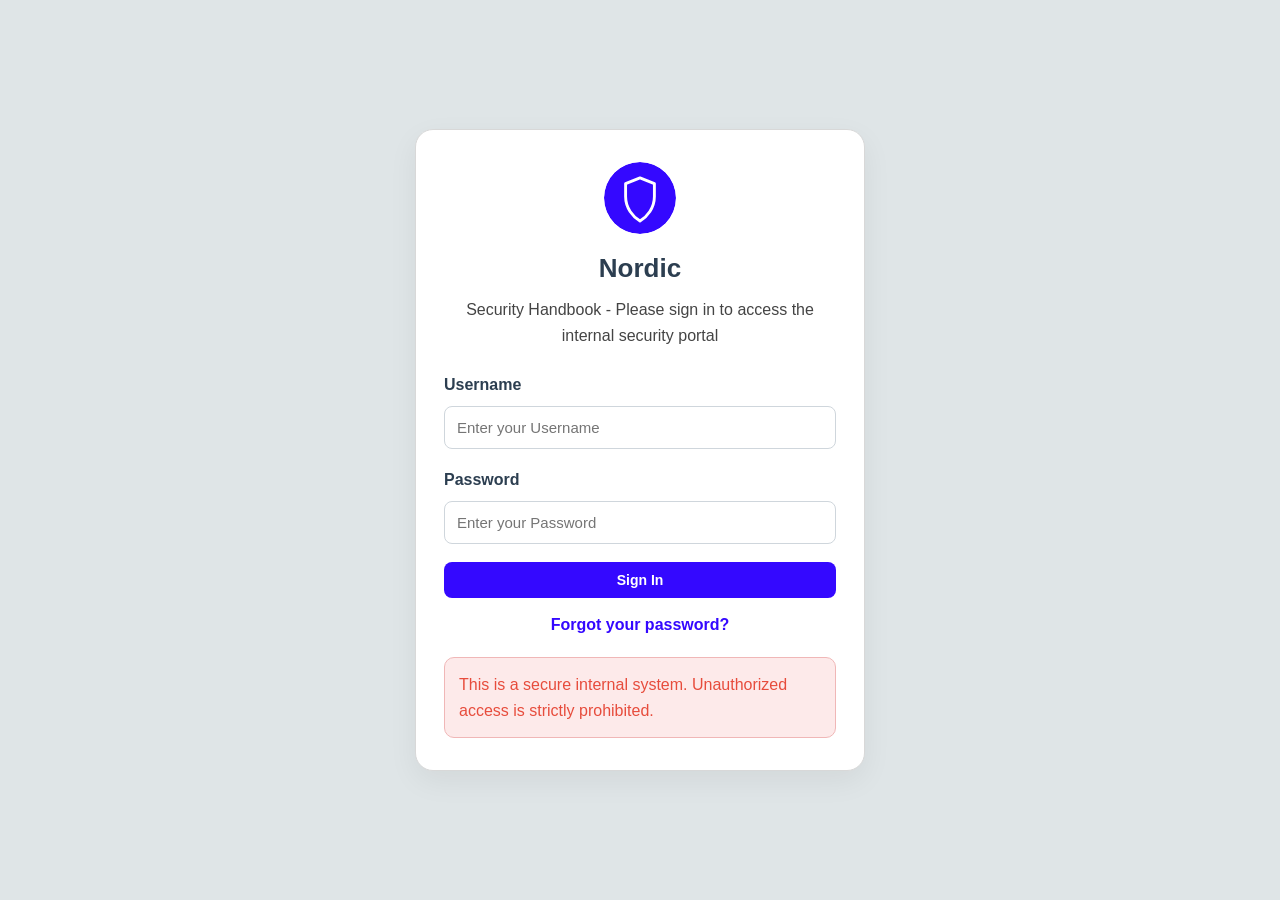
<file: index.html>
<!DOCTYPE html>
<html lang="en">
<head>
    <meta charset="UTF-8">
    <meta name="viewport" content="width=device-width, initial-scale=1.0">
    <title>Sign In - Nordic Security Handbook</title>
    <link rel="stylesheet" href="style.css">
</head>
<body>
    <div class="login-page">
        <div class="login-box">
            <div class="login-header">
                <div class="login-icon">
                    <img src="images/logo.svg" alt="Nordic logo">
                </div>
                <h1>Nordic</h1>
                <p>Security Handbook - Please sign in to access the internal security portal</p>
            </div>

            <form>
                <div class="form-group">
                    <label for="username">Username</label>
                    <input type="text" id="username" placeholder="Enter your Username">
                </div>

                <div class="form-group">
                    <label for="password">Password</label>
                    <input type="password" id="password" placeholder="Enter your Password">
                </div>

                <a href="home.html">
                    <button type="button" class="primary-btn" style="width: 100%;">Sign In</button>
                </a>

                <div class="center-link">
                    <a href="#">Forgot your password?</a>
                </div>

                <div class="warning-box">
                    This is a secure internal system. Unauthorized access is strictly prohibited.
                </div>
            </form>
        </div>
    </div>
</body>
</html>
</file>
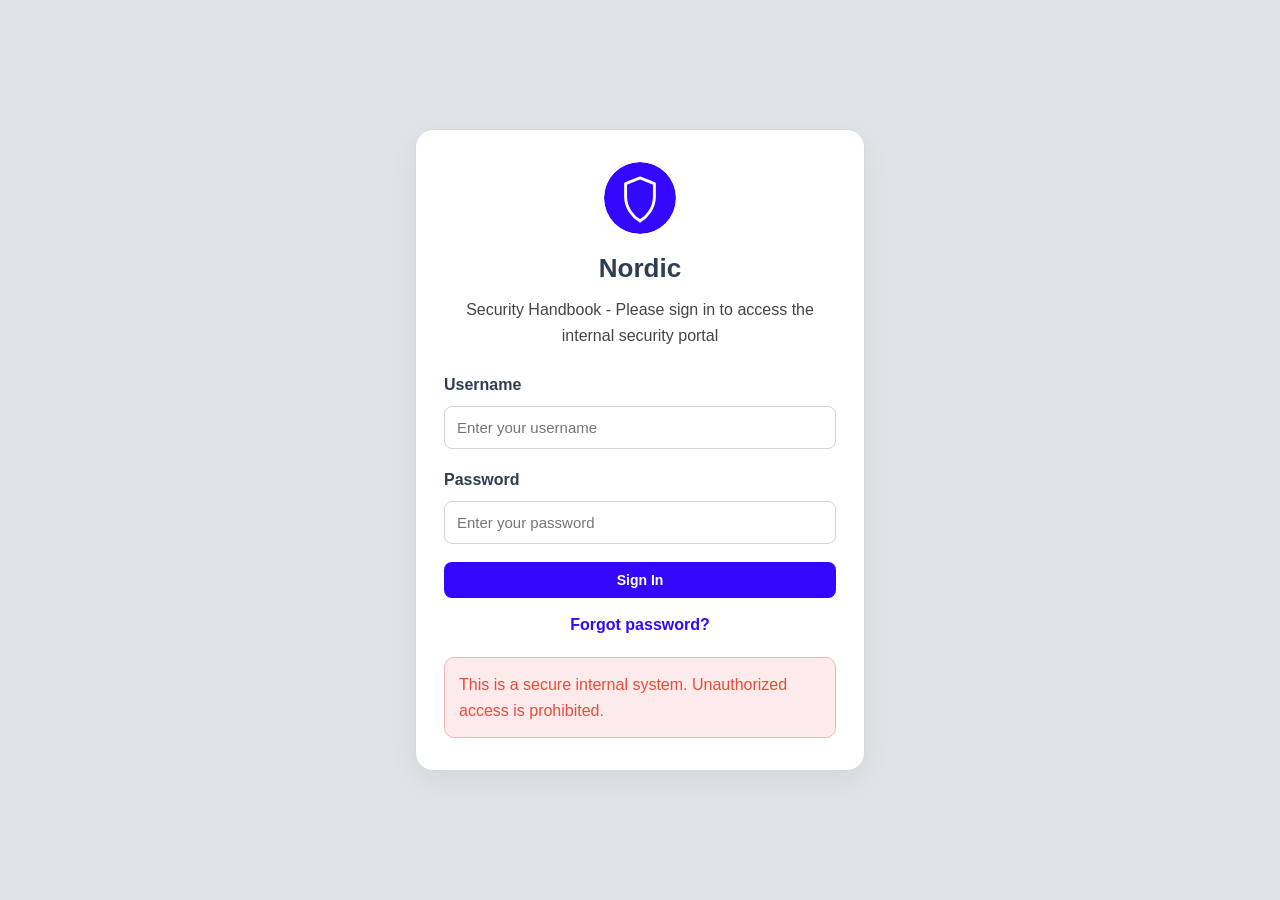
<file: Jane-version/index.html>
<!DOCTYPE html>
<html lang="en">
<head>
    <meta charset="UTF-8">
    <meta name="viewport" content="width=device-width, initial-scale=1.0">
    <title>Sign In - Nordic Security Handbook</title>
    <link rel="stylesheet" href="style.css">
</head>
<body>
    <div class="login-page">
        <div class="login-box">
            <div class="login-header">
                <div class="login-icon">
                    <img src="images/logo.svg" alt="Nordic logo">
                </div>
                <h1>Nordic</h1>
                <p>Security Handbook - Please sign in to access the internal security portal</p>
            </div>

            <form>
                <div class="form-group">
                    <label for="username">Username</label>
                    <input type="text" id="username" placeholder="Enter your username">
                </div>

                <div class="form-group">
                    <label for="password">Password</label>
                    <input type="password" id="password" placeholder="Enter your password">
                </div>

                <a href="home.html">
                    <button type="button" class="primary-btn" style="width: 100%;">Sign In</button>
                </a>

                <div class="center-link">
                    <a href="#">Forgot password?</a>
                </div>

                <div class="warning-box">
                    This is a secure internal system. Unauthorized access is prohibited.
                </div>
            </form>
        </div>
    </div>
</body>
</html>
</file>
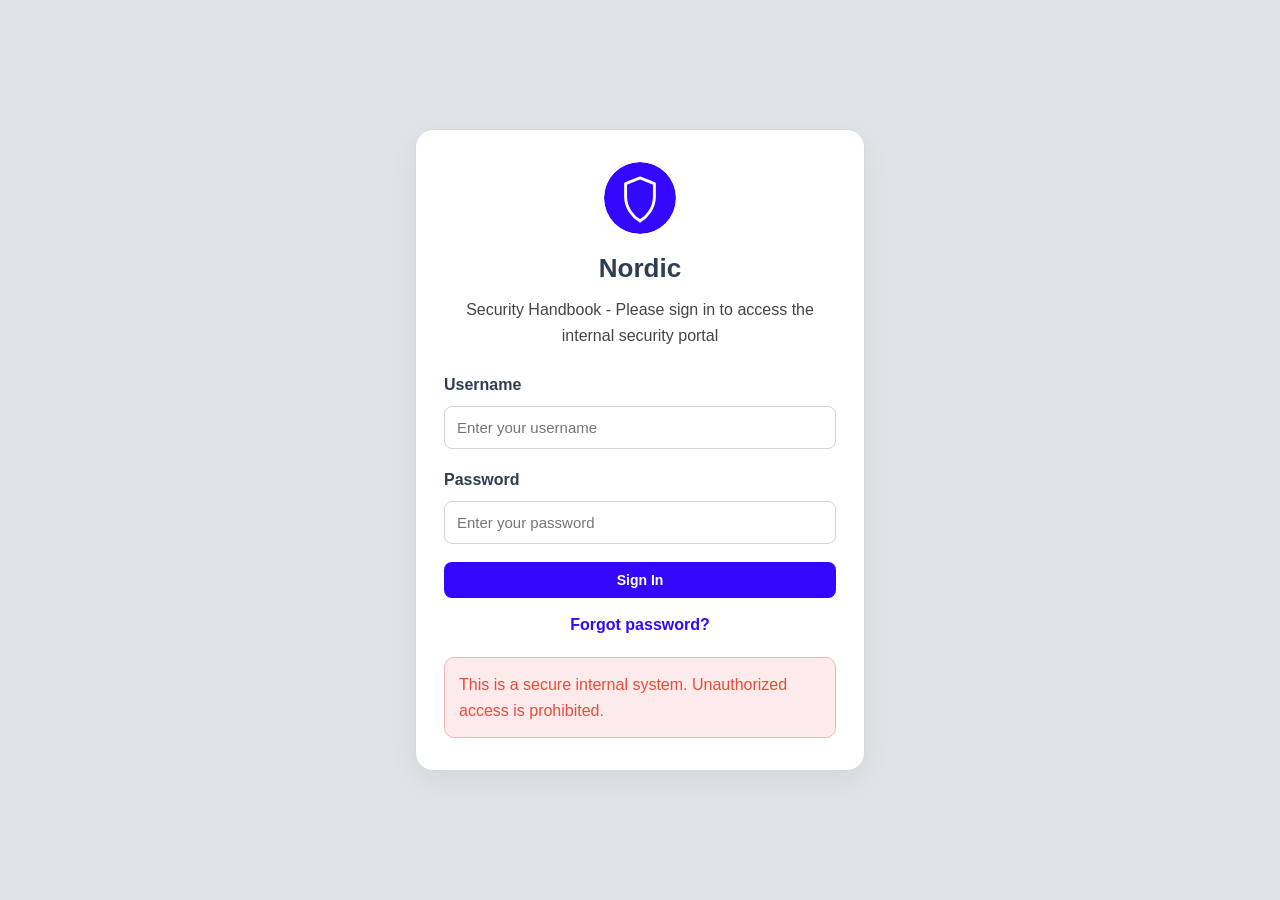
<file: security-handbook/index.html>
<!DOCTYPE html>
<html lang="en">
<head>
    <meta charset="UTF-8">
    <meta name="viewport" content="width=device-width, initial-scale=1.0">
    <title>Sign In - Nordic Security Handbook</title>
    <link rel="stylesheet" href="style.css">
</head>
<body>
    <div class="login-page">
        <div class="login-box">
            <div class="login-header">
                <div class="login-icon">
                    <img src="images/logo.svg" alt="Nordic logo">
                </div>
                <h1>Nordic</h1>
                <p>Security Handbook - Please sign in to access the internal security portal</p>
            </div>

            <form action="home.html">
                <div class="form-group">
                    <label for="username">Username</label>
                    <input type="text" id="username" placeholder="Enter your username" required>
                </div>

                <div class="form-group">
                    <label for="password">Password</label>
                    <input type="password" id="password" placeholder="Enter your password" required>
                </div>

                <button type="submit" class="primary-btn" style="width: 100%;">Sign In</button>

                <div class="center-link">
                    <a href="#">Forgot password?</a>
                </div>

                <div class="warning-box">
                    This is a secure internal system. Unauthorized access is prohibited.
                </div>
            </form>
        </div>
    </div>
</body>
</html>
</file>
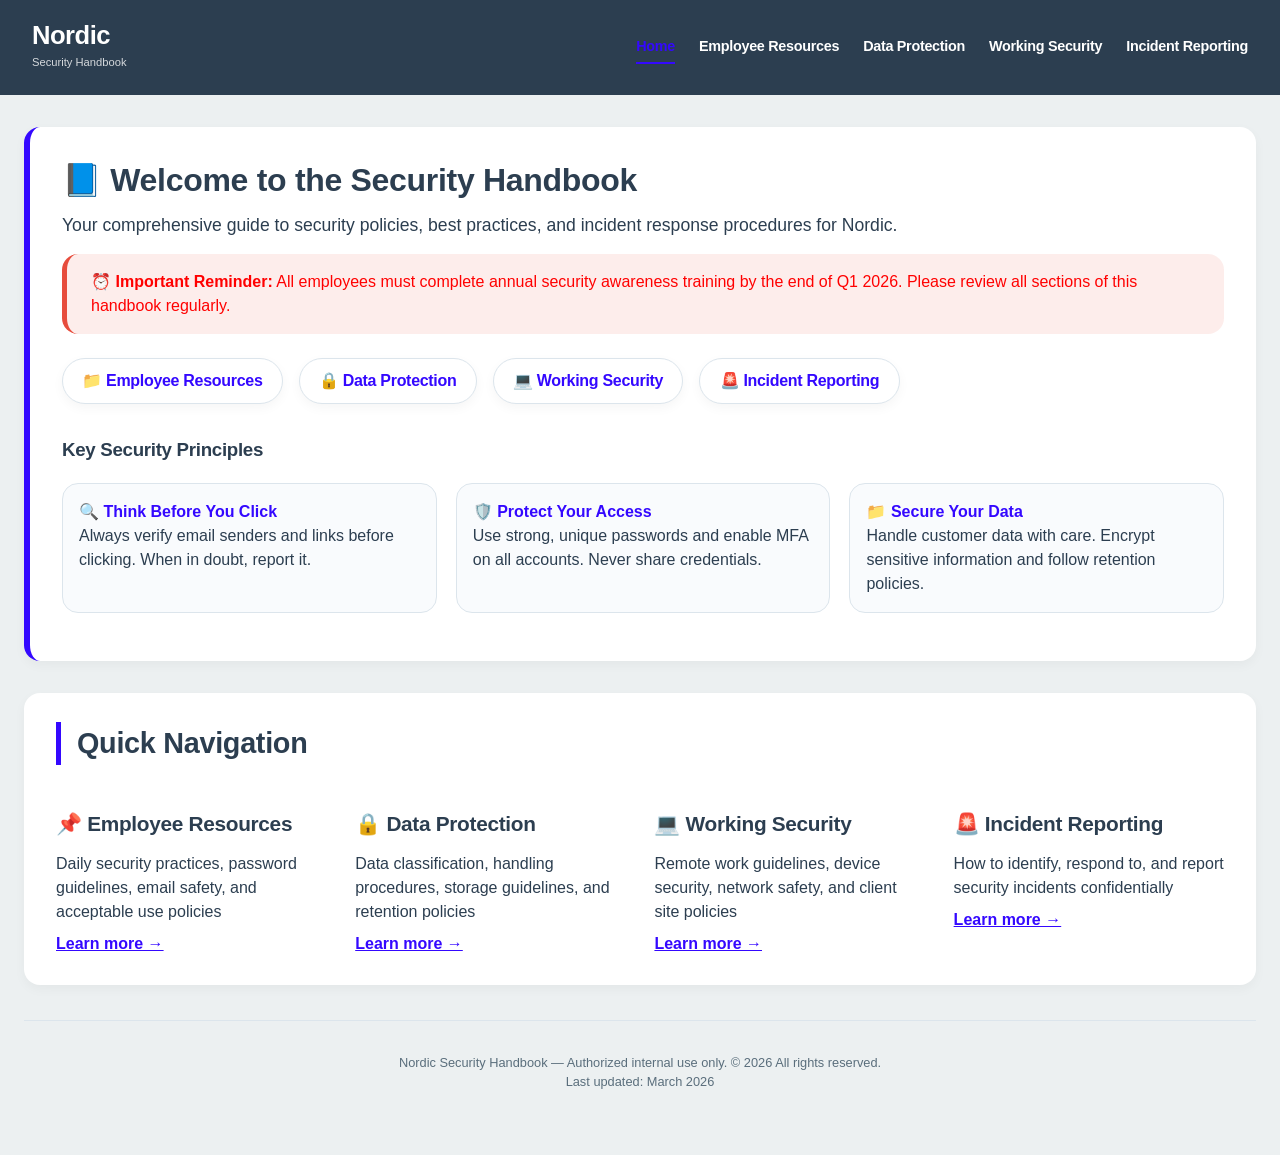
<file: dashboard.html>
<!DOCTYPE html>
<html lang="en">
<head> 
    <title>Nordic Security Handbook - Dashboard</title>
    <link rel="stylesheet" href="styles.css">
</head>
<body>
    <div class="top ">
        <div class="logo-area">
            <h2>Nordic</h2>
            <p>Security Handbook</p>
        </div>
        <div class="nav-links">
            <a href="dashboard.html" class="active">Home</a>
            <a href="employee-resources.html">Employee Resources</a>
            <a href="data-protection.html">Data Protection</a>
            <a href="working-security.html">Working Security</a>
            <a href="incident-reporting.html">Incident Reporting</a>
        </div>
    </div>

    <div class="handbook-main">
        <div class="welcome ">
            <h1 style="color: var(--text-main);">📘 Welcome to the Security Handbook</h1>
            <p style="font-size: 1.1rem; margin: 0.5rem 0;">Your comprehensive guide to security policies, best practices, and incident response procedures for Nordic.</p>
            
            <div class="reminder-banner">
                ⏰ <strong>Important Reminder:</strong> All employees must complete annual security awareness training by the end of Q1 2026. Please review all sections of this handbook regularly.
            </div>
            
            <div class="grid-nav">
                <a href="employee-resources.html" class="nav-quick">📁 Employee Resources</a>
                <a href="data-protection.html" class="nav-quick">🔒 Data Protection</a>
                <a href="working-security.html" class="nav-quick">💻 Working Security</a>
                <a href="incident-reporting.html" class="nav-quick">🚨 Incident Reporting</a>
            </div>
            
            <h3 style="margin-top: 1.5rem;">Key Security Principles</h3>
            <div class="principle-grid">
                <div class="principle">
                    <strong>🔍 Think Before You Click</strong><br>
                    Always verify email senders and links before clicking. When in doubt, report it.
                </div>
                <div class="principle">
                    <strong>🛡️ Protect Your Access</strong><br>
                    Use strong, unique passwords and enable MFA on all accounts. Never share credentials.
                </div>
                <div class="principle">
                    <strong>📁 Secure Your Data</strong><br>
                    Handle customer data with care. Encrypt sensitive information and follow retention policies.
                </div>
            </div>
        </div>

        <div class="section-card">
            <h2>Quick Navigation</h2>
            <div class="two-columns">
                <div class="col">
                    <h3>📌 Employee Resources</h3>
                    <p>Daily security practices, password guidelines, email safety, and acceptable use policies</p>
                    <a href="employee-resources.html" style="color: var(--primary); font-weight: bold;">Learn more →</a>
                </div>
                <div class="col">
                    <h3>🔒 Data Protection</h3>
                    <p>Data classification, handling procedures, storage guidelines, and retention policies</p>
                    <a href="data-protection.html" style="color: var(--primary); font-weight: bold;">Learn more →</a>
                </div>
                <div class="col">
                    <h3>💻 Working Security</h3>
                    <p>Remote work guidelines, device security, network safety, and client site policies</p>
                    <a href="working-security.html" style="color: var(--primary); font-weight: bold;">Learn more →</a>
                </div>
                <div class="col">
                    <h3>🚨 Incident Reporting</h3>
                    <p>How to identify, respond to, and report security incidents confidentially</p>
                    <a href="incident-reporting.html" style="color: var(--primary); font-weight: bold;">Learn more →</a>
                </div>
            </div>
        </div>

        <footer>
            Nordic Security Handbook — Authorized internal use only. © 2026 All rights reserved.<br>
            Last updated: March 2026
        </footer>
    </div>
</body>
</html>
</file>
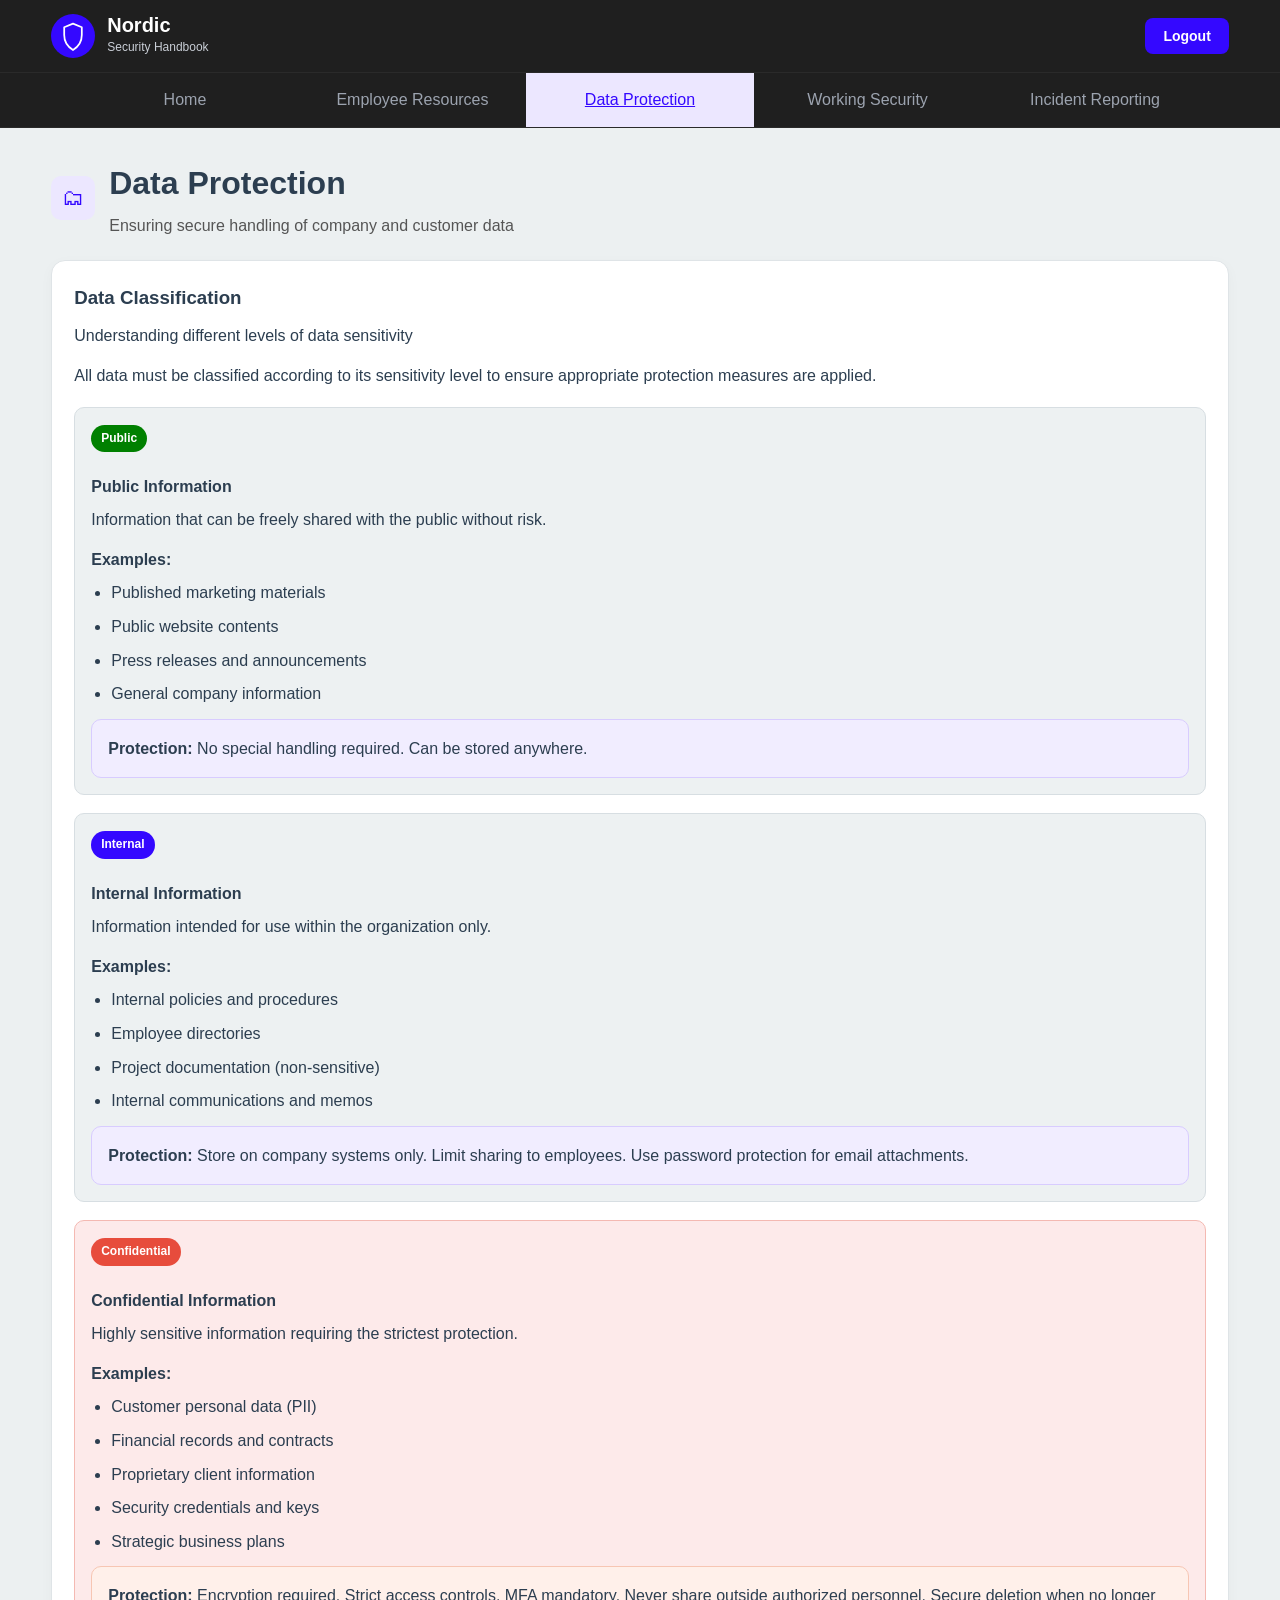
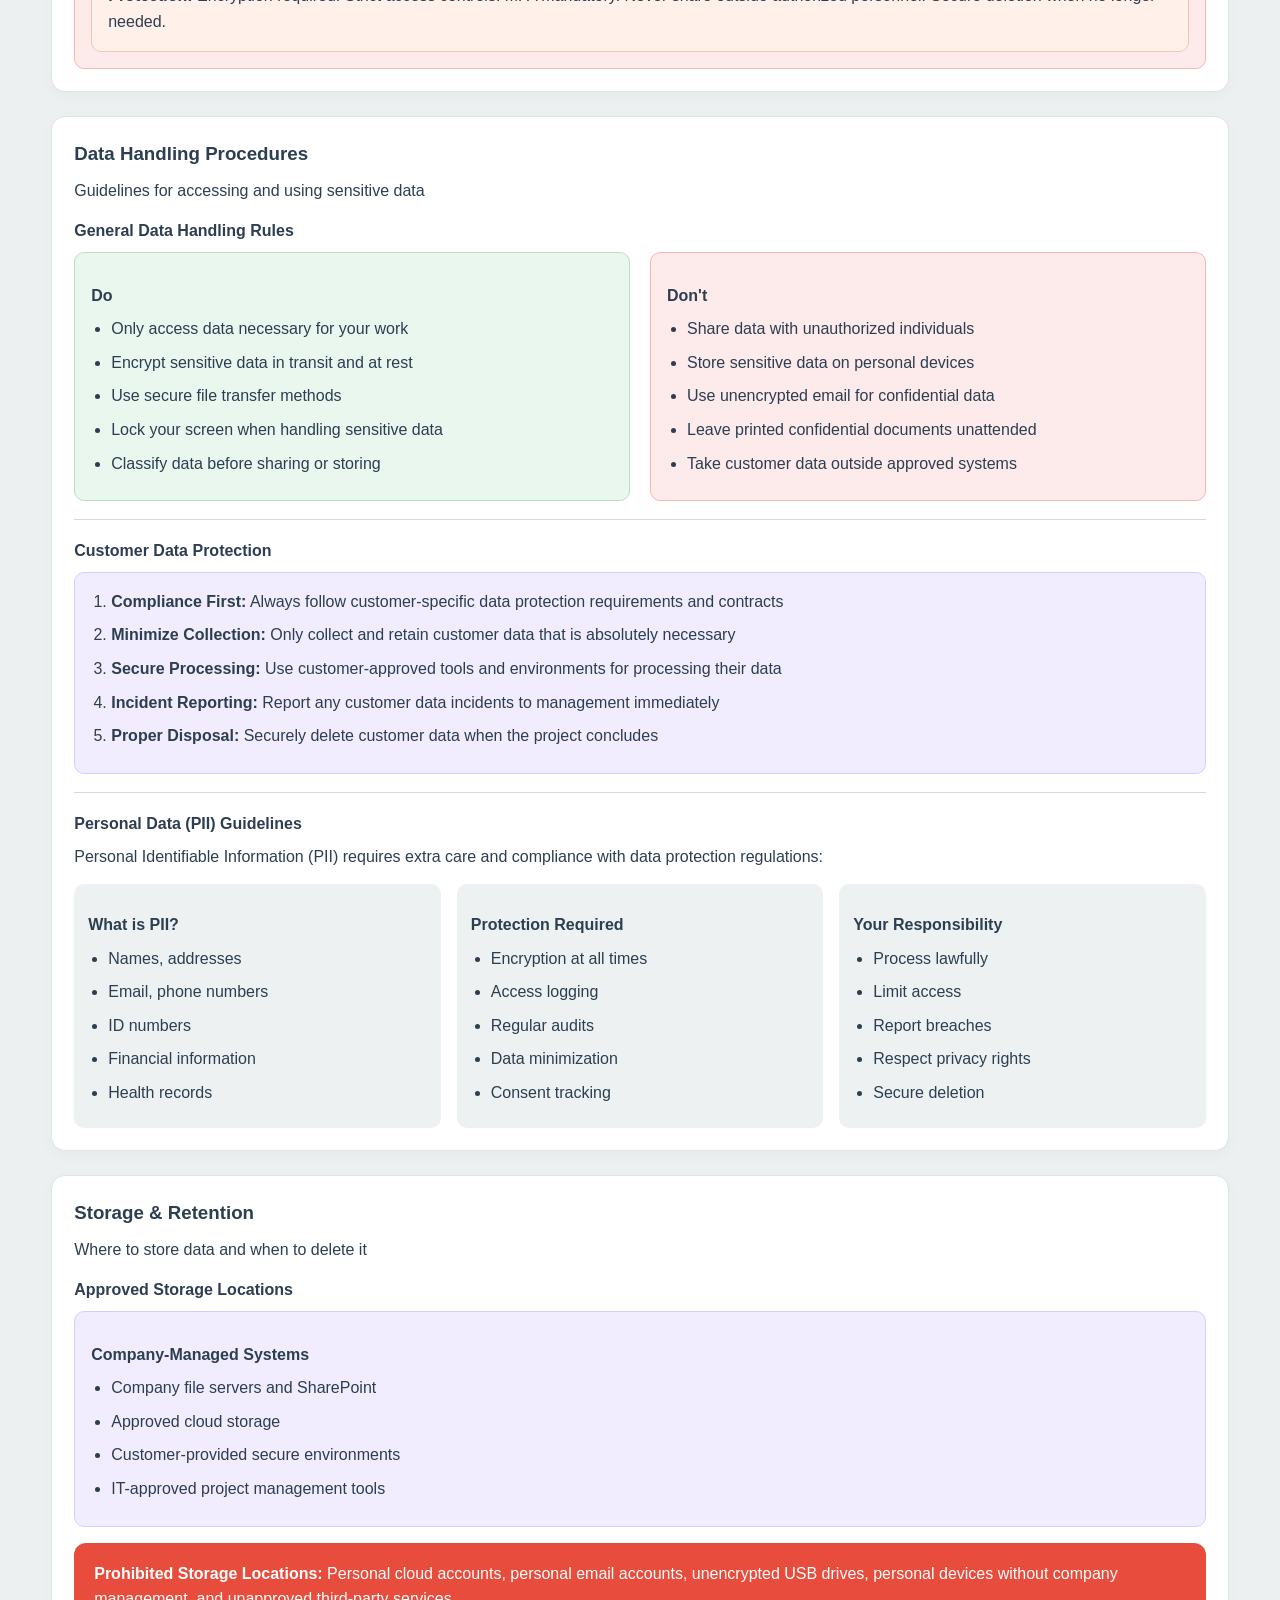
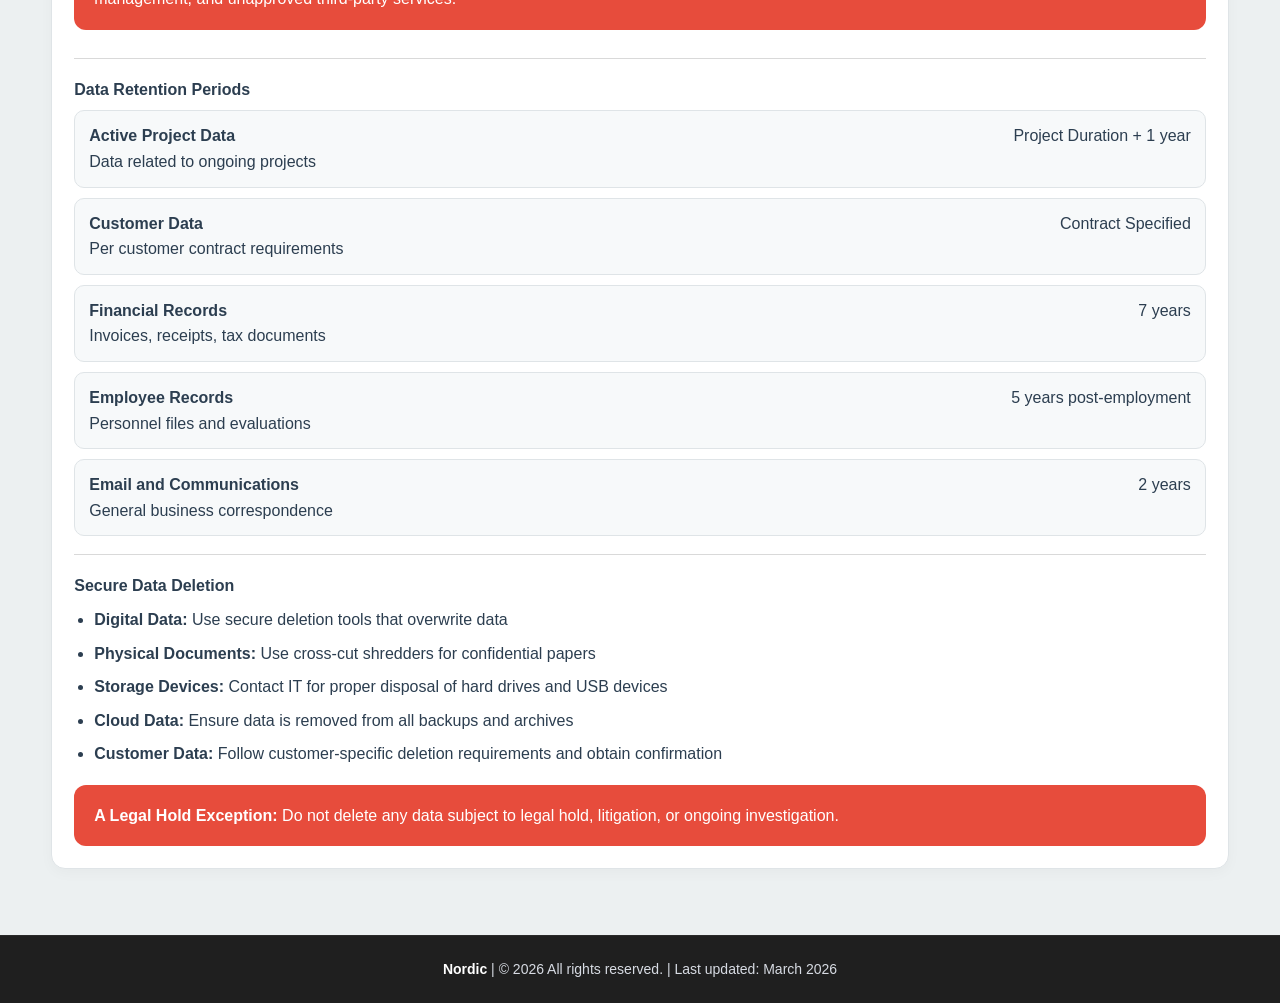
<file: data-protection.html>
<!DOCTYPE html>
<html lang="en">
<head>
    <meta charset="UTF-8">
    <meta name="viewport" content="width=device-width, initial-scale=1.0">
    <title>Data Protection - Nordic Security Handbook</title>
    <link rel="stylesheet" href="style.css">
</head>
<body>
    <div class="page-wrapper">
        <header>
            <div class="container topbar">
                <div class="logo-box">
                    <div class="logo-icon">
                        <img src="images/logo.svg" alt="Nordic logo">
                    </div>
                    <div class="logo-text">
                        <h1>Nordic</h1>
                        <p>Security Handbook</p>
                    </div>
                </div>
                <a href="index.html"><button class="logout-btn">Logout</button></a>
            </div>
        </header>

        <nav>
            <div class="container nav-menu">
                <a href="home.html">Home</a>
                <a href="employee-resources.html">Employee Resources</a>
                <a href="data-protection.html" class="active">Data Protection</a>
                <a href="working-security.html">Working Security</a>
                <a href="incident-reporting.html">Incident Reporting</a>
            </div>
        </nav>

        <main>
            <div class="container">
                <div class="page-title">
                    <div class="page-title-icon">🗂</div>
                    <div>
                        <h2>Data Protection</h2>
                        <p>Ensuring secure handling of company and customer data</p>
                    </div>
                </div>

                <section class="card">
                    <h3>Data Classification</h3>
                    <p>Understanding different levels of data sensitivity</p>
                    <p style="margin-top: 14px;">All data must be classified according to its sensitivity level to ensure appropriate protection measures are applied.</p>

                    <div class="soft-gray" style="margin-top: 18px;">
                        <span class="tag tag-public">Public</span>
                        <h4>Public Information</h4>
                        <p>Information that can be freely shared with the public without risk.</p>
                        <h4>Examples:</h4>
                        <ul>
                            <li>Published marketing materials</li>
                            <li>Public website contents</li>
                            <li>Press releases and announcements</li>
                            <li>General company information</li>
                        </ul>
                        <div class="soft-purple" style="margin-top: 12px;">
                            <strong>Protection:</strong> No special handling required. Can be stored anywhere.
                        </div>
                    </div>

                    <div class="soft-gray" style="margin-top: 18px;">
                        <span class="tag tag-internal">Internal</span>
                        <h4>Internal Information</h4>
                        <p>Information intended for use within the organization only.</p>
                        <h4>Examples:</h4>
                        <ul>
                            <li>Internal policies and procedures</li>
                            <li>Employee directories</li>
                            <li>Project documentation (non-sensitive)</li>
                            <li>Internal communications and memos</li>
                        </ul>
                        <div class="soft-purple" style="margin-top: 12px;">
                            <strong>Protection:</strong> Store on company systems only. Limit sharing to employees. Use password protection for email attachments.
                        </div>
                    </div>

                    <div class="soft-red" style="margin-top: 18px;">
                        <span class="tag tag-confidential">Confidential</span>
                        <h4>Confidential Information</h4>
                        <p>Highly sensitive information requiring the strictest protection.</p>
                        <h4>Examples:</h4>
                        <ul>
                            <li>Customer personal data (PII)</li>
                            <li>Financial records and contracts</li>
                            <li>Proprietary client information</li>
                            <li>Security credentials and keys</li>
                            <li>Strategic business plans</li>
                        </ul>
                        <div class="soft-orange" style="margin-top: 12px;">
                            <strong>Protection:</strong> Encryption required. Strict access controls. MFA mandatory. Never share outside authorized personnel. Secure deletion when no longer needed.
                        </div>
                    </div>
                </section>

                <section class="card">
                    <h3>Data Handling Procedures</h3>
                    <p>Guidelines for accessing and using sensitive data</p>

                    <h4>General Data Handling Rules</h4>
                    <div class="two-column">
                        <div class="soft-green">
                            <h4>Do</h4>
                            <ul>
                                <li>Only access data necessary for your work</li>
                                <li>Encrypt sensitive data in transit and at rest</li>
                                <li>Use secure file transfer methods</li>
                                <li>Lock your screen when handling sensitive data</li>
                                <li>Classify data before sharing or storing</li>
                            </ul>
                        </div>

                        <div class="soft-red">
                            <h4>Don't</h4>
                            <ul>
                                <li>Share data with unauthorized individuals</li>
                                <li>Store sensitive data on personal devices</li>
                                <li>Use unencrypted email for confidential data</li>
                                <li>Leave printed confidential documents unattended</li>
                                <li>Take customer data outside approved systems</li>
                            </ul>
                        </div>
                    </div>

                    <div class="divider"></div>

                    <h4>Customer Data Protection</h4>
                    <div class="soft-purple">
                        <ol>
                            <li><strong>Compliance First:</strong> Always follow customer-specific data protection requirements and contracts</li>
                            <li><strong>Minimize Collection:</strong> Only collect and retain customer data that is absolutely necessary</li>
                            <li><strong>Secure Processing:</strong> Use customer-approved tools and environments for processing their data</li>
                            <li><strong>Incident Reporting:</strong> Report any customer data incidents to management immediately</li>
                            <li><strong>Proper Disposal:</strong> Securely delete customer data when the project concludes</li>
                        </ol>
                    </div>

                    <div class="divider"></div>

                    <h4>Personal Data (PII) Guidelines</h4>
                    <p>Personal Identifiable Information (PII) requires extra care and compliance with data protection regulations:</p>
                    <div class="small-box-list" style="margin-top: 14px;">
                        <div class="small-box">
                            <h4>What is PII?</h4>
                            <ul>
                                <li>Names, addresses</li>
                                <li>Email, phone numbers</li>
                                <li>ID numbers</li>
                                <li>Financial information</li>
                                <li>Health records</li>
                            </ul>
                        </div>
                        <div class="small-box">
                            <h4>Protection Required</h4>
                            <ul>
                                <li>Encryption at all times</li>
                                <li>Access logging</li>
                                <li>Regular audits</li>
                                <li>Data minimization</li>
                                <li>Consent tracking</li>
                            </ul>
                        </div>
                        <div class="small-box">
                            <h4>Your Responsibility</h4>
                            <ul>
                                <li>Process lawfully</li>
                                <li>Limit access</li>
                                <li>Report breaches</li>
                                <li>Respect privacy rights</li>
                                <li>Secure deletion</li>
                            </ul>
                        </div>
                    </div>
                </section>

                <section class="card">
                    <h3>Storage &amp; Retention</h3>
                    <p>Where to store data and when to delete it</p>

                    <h4>Approved Storage Locations</h4>
                    <div class="soft-purple">
                        <h4>Company-Managed Systems</h4>
                        <ul>
                            <li>Company file servers and SharePoint</li>
                            <li>Approved cloud storage</li>
                            <li>Customer-provided secure environments</li>
                            <li>IT-approved project management tools</li>
                        </ul>
                    </div>

                    <div class="alert-box" style="margin-top: 16px;">
                        <strong>Prohibited Storage Locations:</strong>
                        Personal cloud accounts, personal email accounts, unencrypted USB drives, personal devices without company management, and unapproved third-party services.
                    </div>

                    <div class="divider"></div>

                    <h4>Data Retention Periods</h4>
                    <div class="info-row">
                        <span><strong>Active Project Data</strong><br>Data related to ongoing projects</span>
                        <span>Project Duration + 1 year</span>
                    </div>
                    <div class="info-row">
                        <span><strong>Customer Data</strong><br>Per customer contract requirements</span>
                        <span>Contract Specified</span>
                    </div>
                    <div class="info-row">
                        <span><strong>Financial Records</strong><br>Invoices, receipts, tax documents</span>
                        <span>7 years</span>
                    </div>
                    <div class="info-row">
                        <span><strong>Employee Records</strong><br>Personnel files and evaluations</span>
                        <span>5 years post-employment</span>
                    </div>
                    <div class="info-row">
                        <span><strong>Email and Communications</strong><br>General business correspondence</span>
                        <span>2 years</span>
                    </div>

                    <div class="divider"></div>

                    <h4>Secure Data Deletion</h4>
                    <ul>
                        <li><strong>Digital Data:</strong> Use secure deletion tools that overwrite data</li>
                        <li><strong>Physical Documents:</strong> Use cross-cut shredders for confidential papers</li>
                        <li><strong>Storage Devices:</strong> Contact IT for proper disposal of hard drives and USB devices</li>
                        <li><strong>Cloud Data:</strong> Ensure data is removed from all backups and archives</li>
                        <li><strong>Customer Data:</strong> Follow customer-specific deletion requirements and obtain confirmation</li>
                    </ul>

                    <div class="alert-box" style="margin-top: 18px; margin-bottom: 0;">
                        <strong>A Legal Hold Exception:</strong> Do not delete any data subject to legal hold, litigation, or ongoing investigation.
                    </div>
                </section>
            </div>
        </main>

        <footer>
            <strong>Nordic</strong> | © 2026 All rights reserved. | Last updated: March 2026
        </footer>
    </div>
</body>
</html>
</file>
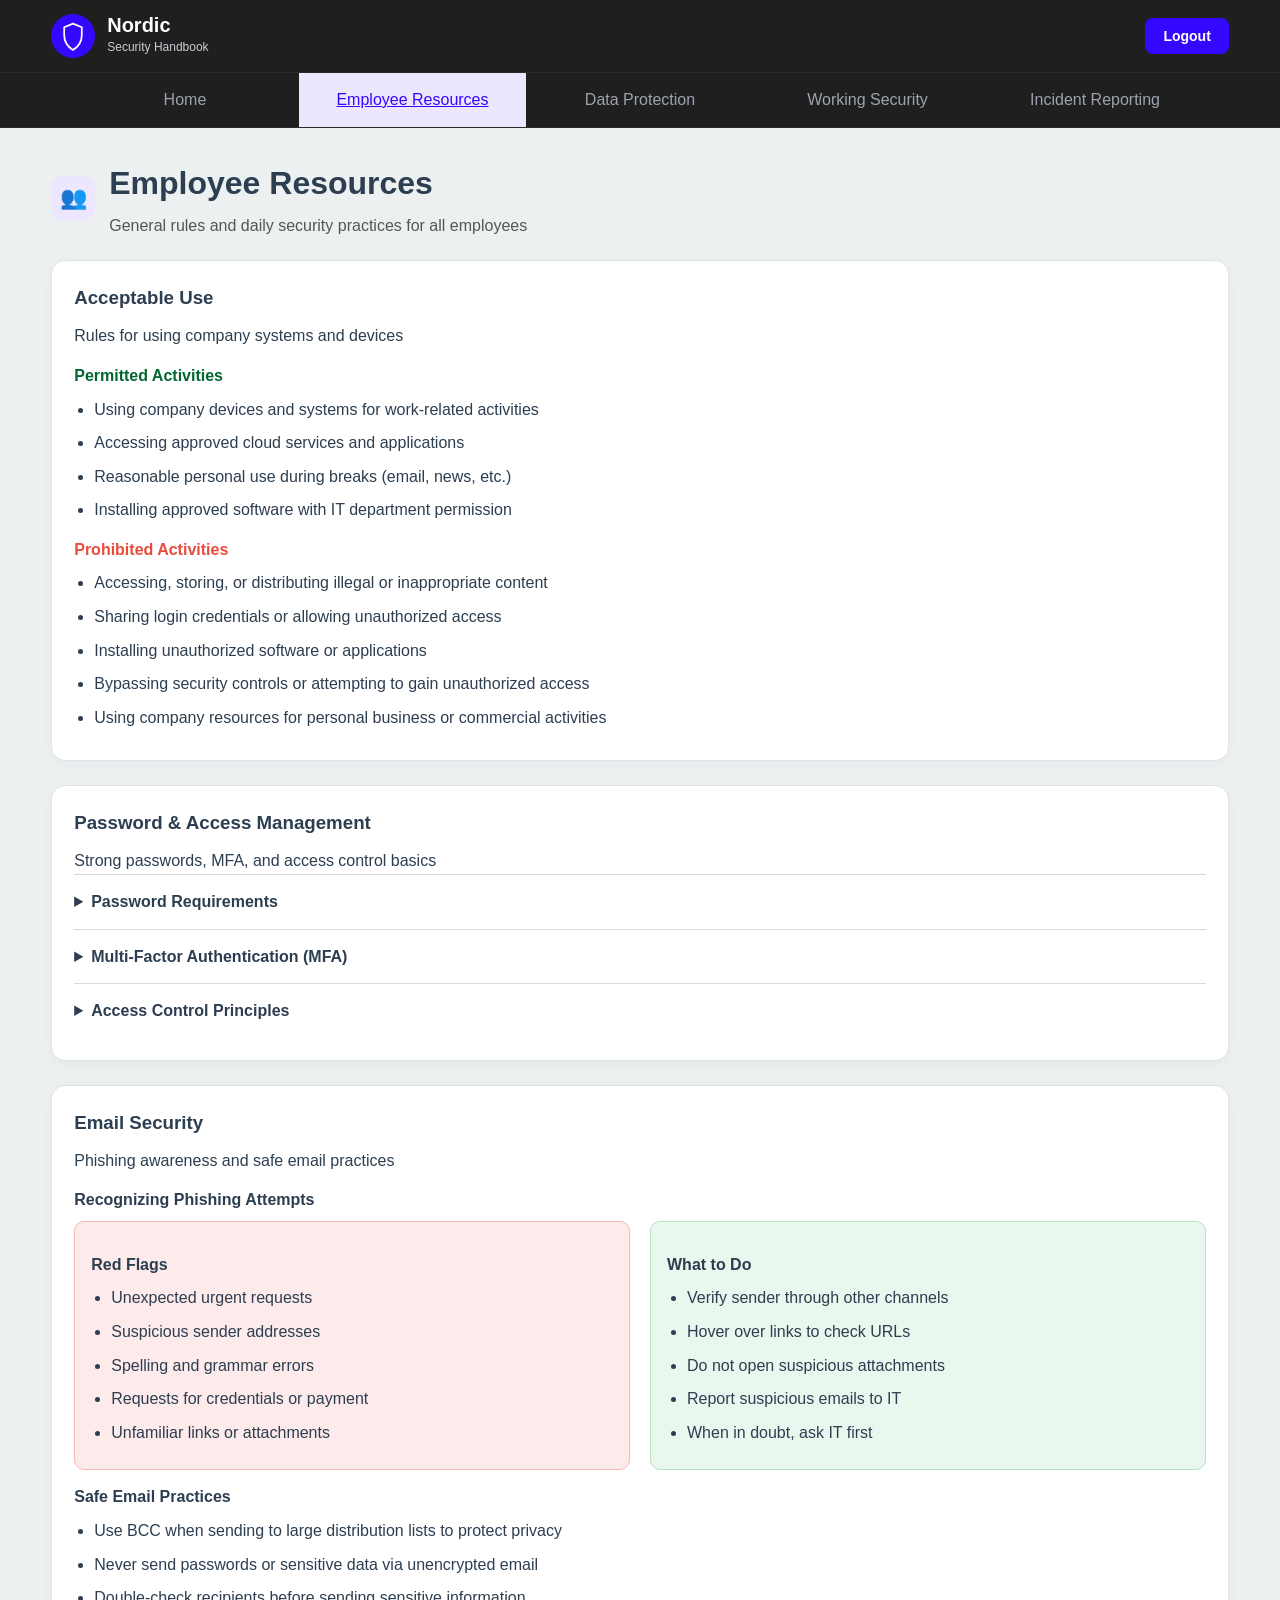
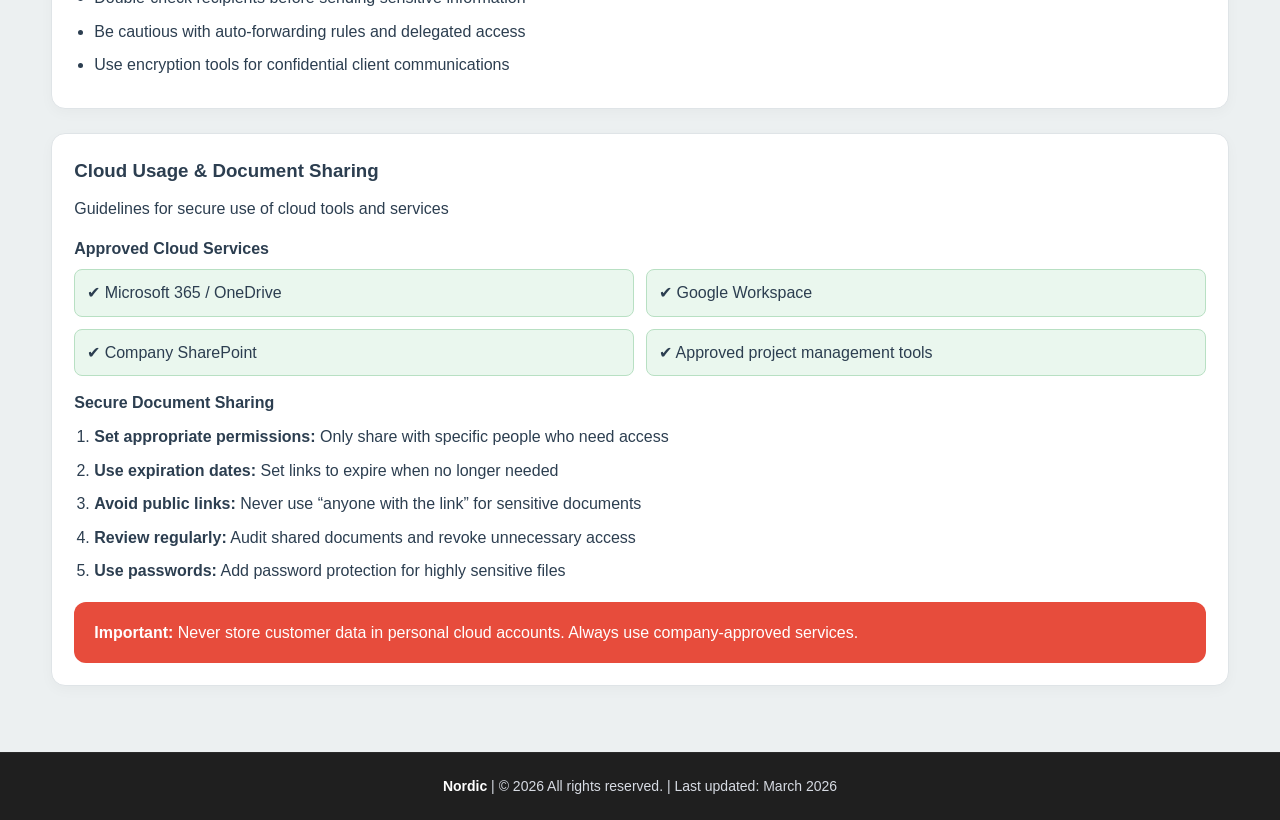
<file: employee-resources.html>
<!DOCTYPE html>
<html lang="en">
<head>
    <meta charset="UTF-8">
    <meta name="viewport" content="width=device-width, initial-scale=1.0">
    <title>Employee Resources - Nordic Security Handbook</title>
    <link rel="stylesheet" href="style.css">
</head>
<body>
    <div class="page-wrapper">
        <header>
            <div class="container topbar">
                <div class="logo-box">
                    <div class="logo-icon">
                        <img src="images/logo.svg" alt="Nordic logo">
                    </div>
                    <div class="logo-text">
                        <h1>Nordic</h1>
                        <p>Security Handbook</p>
                    </div>
                </div>
                <a href="index.html"><button class="logout-btn">Logout</button></a>
            </div>
        </header>

        <nav>
            <div class="container nav-menu">
                <a href="home.html">Home</a>
                <a href="employee-resources.html" class="active">Employee Resources</a>
                <a href="data-protection.html">Data Protection</a>
                <a href="working-security.html">Working Security</a>
                <a href="incident-reporting.html">Incident Reporting</a>
            </div>
        </nav>

        <main>
            <div class="container">
                <div class="page-title">
                    <div class="page-title-icon">👥</div>
                    <div>
                        <h2>Employee Resources</h2>
                        <p>General rules and daily security practices for all employees</p>
                    </div>
                </div>

                <section class="card">
                    <h3>Acceptable Use</h3>
                    <p>Rules for using company systems and devices</p>

                    <h4 style="color:#016630;">Permitted Activities</h4>
                    <ul>
                        <li>Using company devices and systems for work-related activities</li>
                        <li>Accessing approved cloud services and applications</li>
                        <li>Reasonable personal use during breaks (email, news, etc.)</li>
                        <li>Installing approved software with IT department permission</li>
                    </ul>

                    <h4 style="color:#E74C3C;">Prohibited Activities</h4>
                    <ul>
                        <li>Accessing, storing, or distributing illegal or inappropriate content</li>
                        <li>Sharing login credentials or allowing unauthorized access</li>
                        <li>Installing unauthorized software or applications</li>
                        <li>Bypassing security controls or attempting to gain unauthorized access</li>
                        <li>Using company resources for personal business or commercial activities</li>
                    </ul>
                </section>

                <section class="card">
                    <h3>Password &amp; Access Management</h3>
                    <p>Strong passwords, MFA, and access control basics</p>

                    <details>
                        <summary>Password Requirements</summary>
                        <ul style="margin-top: 12px;">
                            <li>Use at least 12 characters</li>
                            <li>Include upper and lower case letters, numbers, and symbols</li>
                            <li>Avoid names, birthdays, and common words</li>
                            <li>Do not reuse passwords across work accounts</li>
                        </ul>
                    </details>

                    <details>
                        <summary>Multi-Factor Authentication (MFA)</summary>
                        <ul style="margin-top: 12px;">
                            <li>Enable MFA on all business accounts</li>
                            <li>Prefer authenticator apps over SMS when possible</li>
                            <li>Never approve an MFA request you did not initiate</li>
                        </ul>
                    </details>

                    <details>
                        <summary>Access Control Principles</summary>
                        <ul style="margin-top: 12px;">
                            <li>Use least-privilege access</li>
                            <li>Request access only when needed for work</li>
                            <li>Report suspicious login behavior immediately</li>
                        </ul>
                    </details>
                </section>

                <section class="card">
                    <h3>Email Security</h3>
                    <p>Phishing awareness and safe email practices</p>

                    <h4>Recognizing Phishing Attempts</h4>
                    <div class="two-column">
                        <div class="soft-red">
                            <h4>Red Flags</h4>
                            <ul>
                                <li>Unexpected urgent requests</li>
                                <li>Suspicious sender addresses</li>
                                <li>Spelling and grammar errors</li>
                                <li>Requests for credentials or payment</li>
                                <li>Unfamiliar links or attachments</li>
                            </ul>
                        </div>

                        <div class="soft-green">
                            <h4>What to Do</h4>
                            <ul>
                                <li>Verify sender through other channels</li>
                                <li>Hover over links to check URLs</li>
                                <li>Do not open suspicious attachments</li>
                                <li>Report suspicious emails to IT</li>
                                <li>When in doubt, ask IT first</li>
                            </ul>
                        </div>
                    </div>

                    <h4>Safe Email Practices</h4>
                    <ul>
                        <li>Use BCC when sending to large distribution lists to protect privacy</li>
                        <li>Never send passwords or sensitive data via unencrypted email</li>
                        <li>Double-check recipients before sending sensitive information</li>
                        <li>Be cautious with auto-forwarding rules and delegated access</li>
                        <li>Use encryption tools for confidential client communications</li>
                    </ul>
                </section>

                <section class="card">
                    <h3>Cloud Usage &amp; Document Sharing</h3>
                    <p>Guidelines for secure use of cloud tools and services</p>

                    <h4>Approved Cloud Services</h4>
                    <div class="approved-grid">
                        <div class="approved-item">✔ Microsoft 365 / OneDrive</div>
                        <div class="approved-item">✔ Google Workspace</div>
                        <div class="approved-item">✔ Company SharePoint</div>
                        <div class="approved-item">✔ Approved project management tools</div>
                    </div>

                    <h4>Secure Document Sharing</h4>
                    <ol>
                        <li><strong>Set appropriate permissions:</strong> Only share with specific people who need access</li>
                        <li><strong>Use expiration dates:</strong> Set links to expire when no longer needed</li>
                        <li><strong>Avoid public links:</strong> Never use “anyone with the link” for sensitive documents</li>
                        <li><strong>Review regularly:</strong> Audit shared documents and revoke unnecessary access</li>
                        <li><strong>Use passwords:</strong> Add password protection for highly sensitive files</li>
                    </ol>

                    <div class="alert-box" style="margin-top: 18px; margin-bottom: 0;">
                        <strong>Important:</strong> Never store customer data in personal cloud accounts. Always use company-approved services.
                    </div>
                </section>
            </div>
        </main>

        <footer>
            <strong>Nordic</strong> | © 2026 All rights reserved. | Last updated: March 2026
        </footer>
    </div>
</body>
</html>
</file>
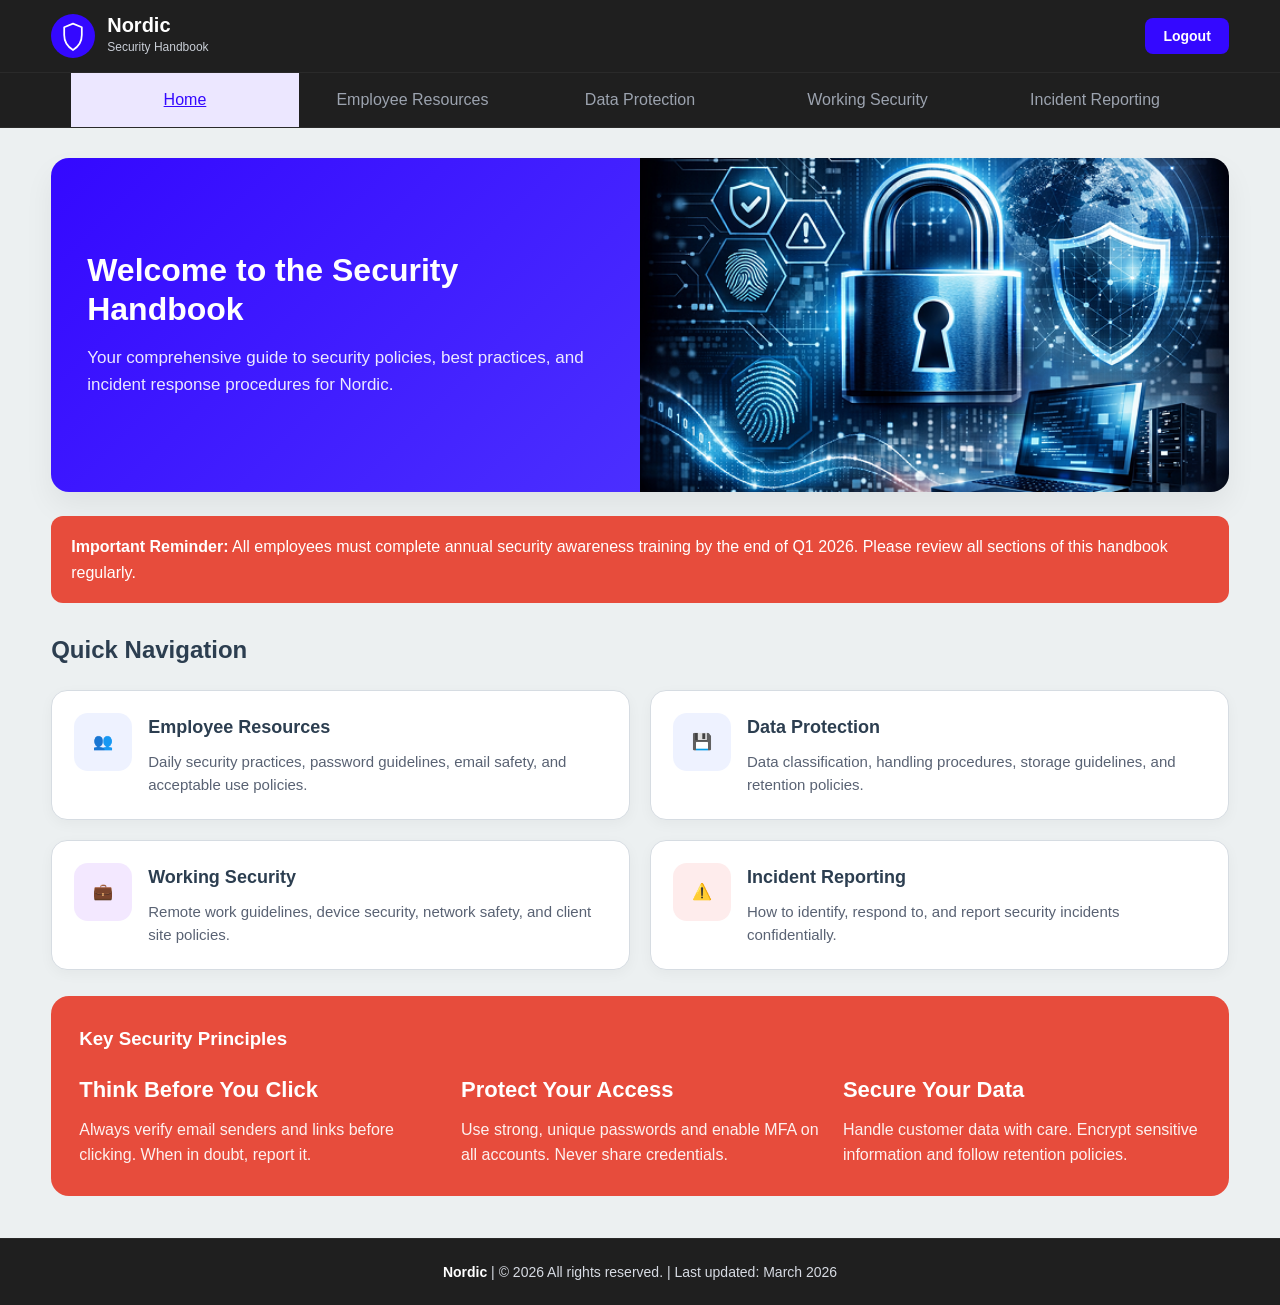
<file: home.html>
<!DOCTYPE html>
<html lang="en">
<head>
    <meta charset="UTF-8">
    <meta name="viewport" content="width=device-width, initial-scale=1.0">
    <title>Home - Nordic Security Handbook</title>
    <link rel="stylesheet" href="style.css">
</head>
<body>
    <div class="page-wrapper">
        <header>
            <div class="container topbar">
                <div class="logo-box">
                    <div class="logo-icon">
                        <img src="images/logo.svg" alt="Nordic logo">
                    </div>
                    <div class="logo-text">
                        <h1>Nordic</h1>
                        <p>Security Handbook</p>
                    </div>
                </div>
                <a href="index.html"><button class="logout-btn">Logout</button></a>
            </div>
        </header>

        <nav>
            <div class="container nav-menu">
                <a href="home.html" class="active">Home</a>
                <a href="employee-resources.html">Employee Resources</a>
                <a href="data-protection.html">Data Protection</a>
                <a href="working-security.html">Working Security</a>
                <a href="incident-reporting.html">Incident Reporting</a>
            </div>
        </nav>

        <main>
            <div class="container">
                <section class="hero">
                    <div class="hero-left">
                        <h2>Welcome to the Security Handbook</h2>
                        <p>Your comprehensive guide to security policies, best practices, and incident response procedures for Nordic.</p>
                    </div>
                    <div class="hero-right">
                        <img src="images/hero.png" alt="Illustration of security practices">
                    </div>
                </section>

                <div class="alert-box">
                    <strong>Important Reminder:</strong>
                    All employees must complete annual security awareness training by the end of Q1 2026. Please review all sections of this handbook regularly.
                </div>
<h2 class="quick-nav-title">Quick Navigation</h2>

<section class="grid-2">

    <a class="quick-link" href="employee-resources.html">
        <div class="quick-card">
            <div class="quick-icon blue-light">
                👥
            </div>
            <div>
                <h4>Employee Resources</h4>
                <p>Daily security practices, password guidelines, email safety, and acceptable use policies.</p>
            </div>
        </div>
    </a>

    <a class="quick-link" href="data-protection.html">
        <div class="quick-card">
            <div class="quick-icon indigo-light">
                💾
            </div>
            <div>
                <h4>Data Protection</h4>
                <p>Data classification, handling procedures, storage guidelines, and retention policies.</p>
            </div>
        </div>
    </a>

    <a class="quick-link" href="working-security.html">
        <div class="quick-card">
            <div class="quick-icon purple-light">
                💼
            </div>
            <div>
                <h4>Working Security</h4>
                <p>Remote work guidelines, device security, network safety, and client site policies.</p>
            </div>
        </div>
    </a>

    <a class="quick-link" href="incident-reporting.html">
        <div class="quick-card">
            <div class="quick-icon red-light">
                ⚠️
            </div>
            <div>
                <h4>Incident Reporting</h4>
                <p>How to identify, respond to, and report security incidents confidentially.</p>
            </div>
        </div>
    </a>

</section>

                <section class="red-section">
                    <h3>Key Security Principles</h3>
                    <div class="red-columns">
                        <div>
                            <h4>Think Before You Click</h4>
                            <p>Always verify email senders and links before clicking. When in doubt, report it.</p>
                        </div>
                        <div>
                            <h4>Protect Your Access</h4>
                            <p>Use strong, unique passwords and enable MFA on all accounts. Never share credentials.</p>
                        </div>
                        <div>
                            <h4>Secure Your Data</h4>
                            <p>Handle customer data with care. Encrypt sensitive information and follow retention policies.</p>
                        </div>
                    </div>
                </section>
            </div>
        </main>

        <footer>
            <strong>Nordic</strong> | © 2026 All rights reserved. | Last updated: March 2026
        </footer>
    </div>
</body>
</html>
</file>
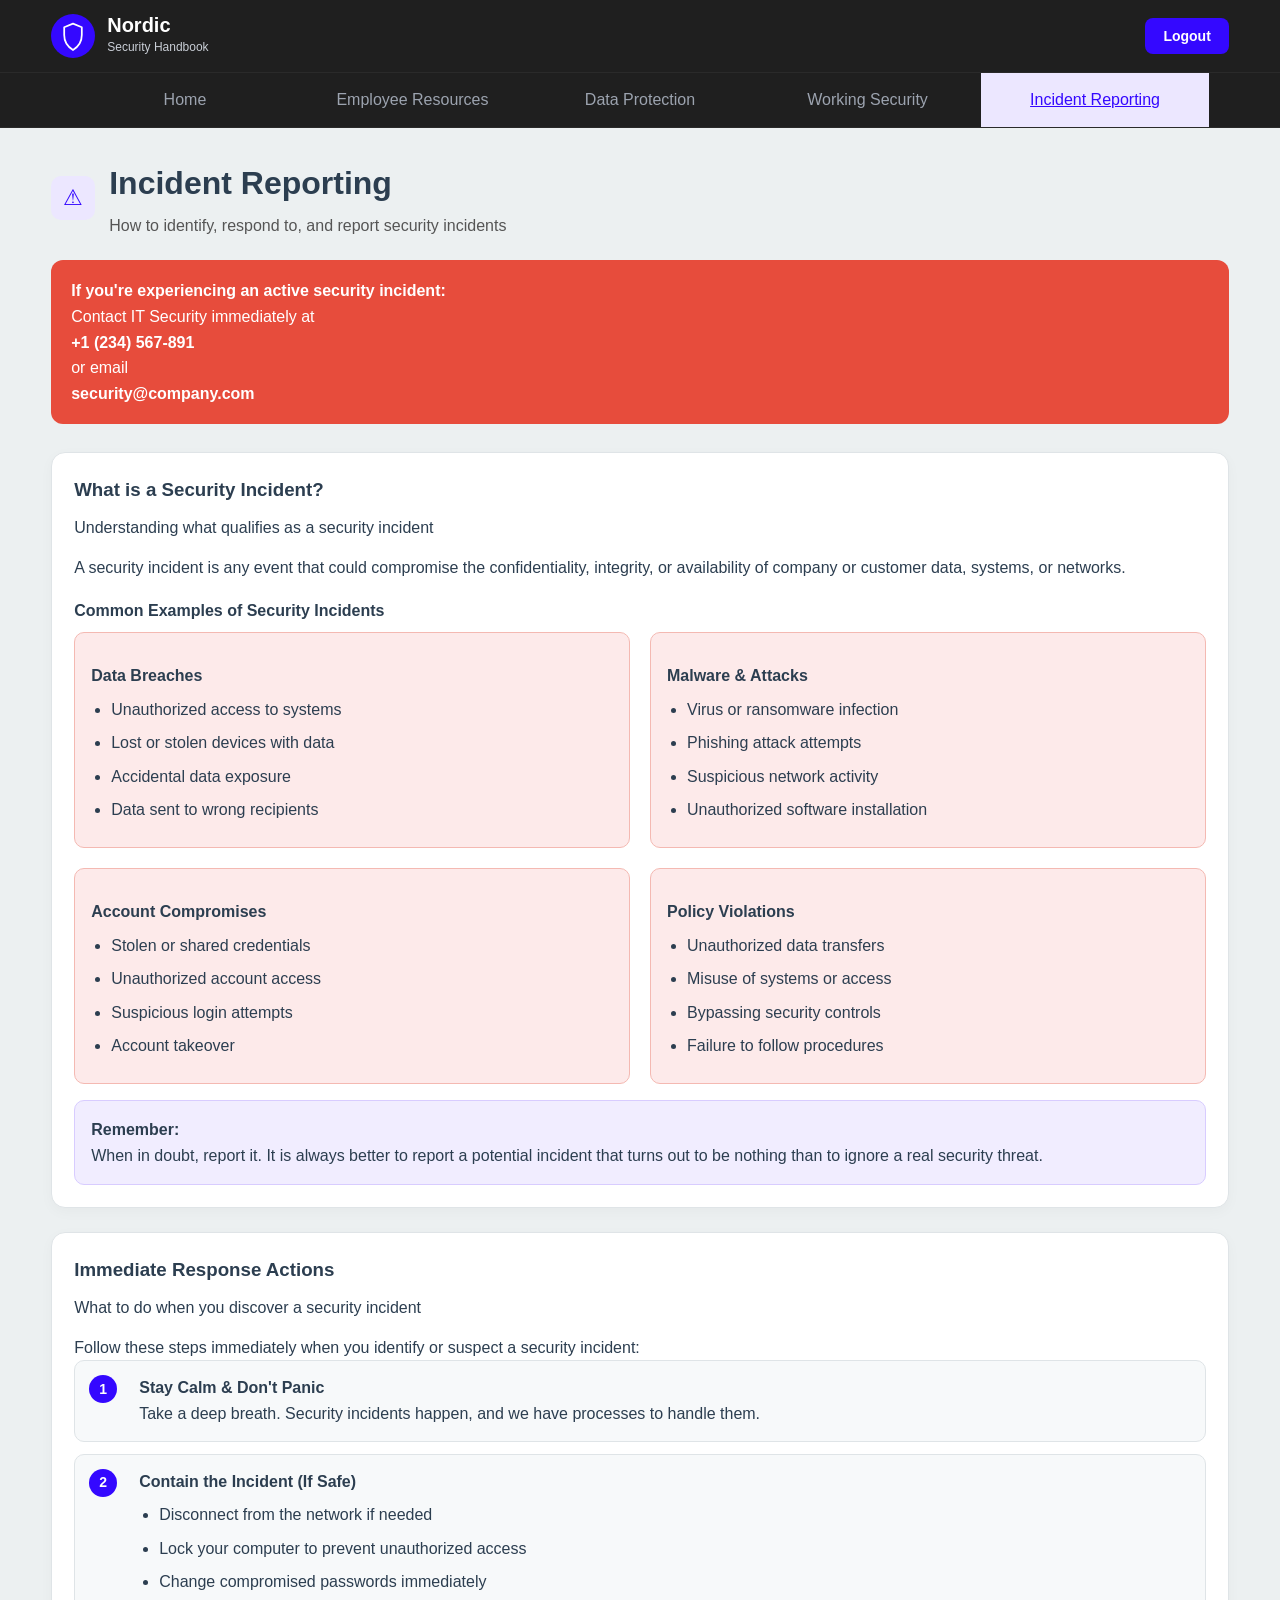
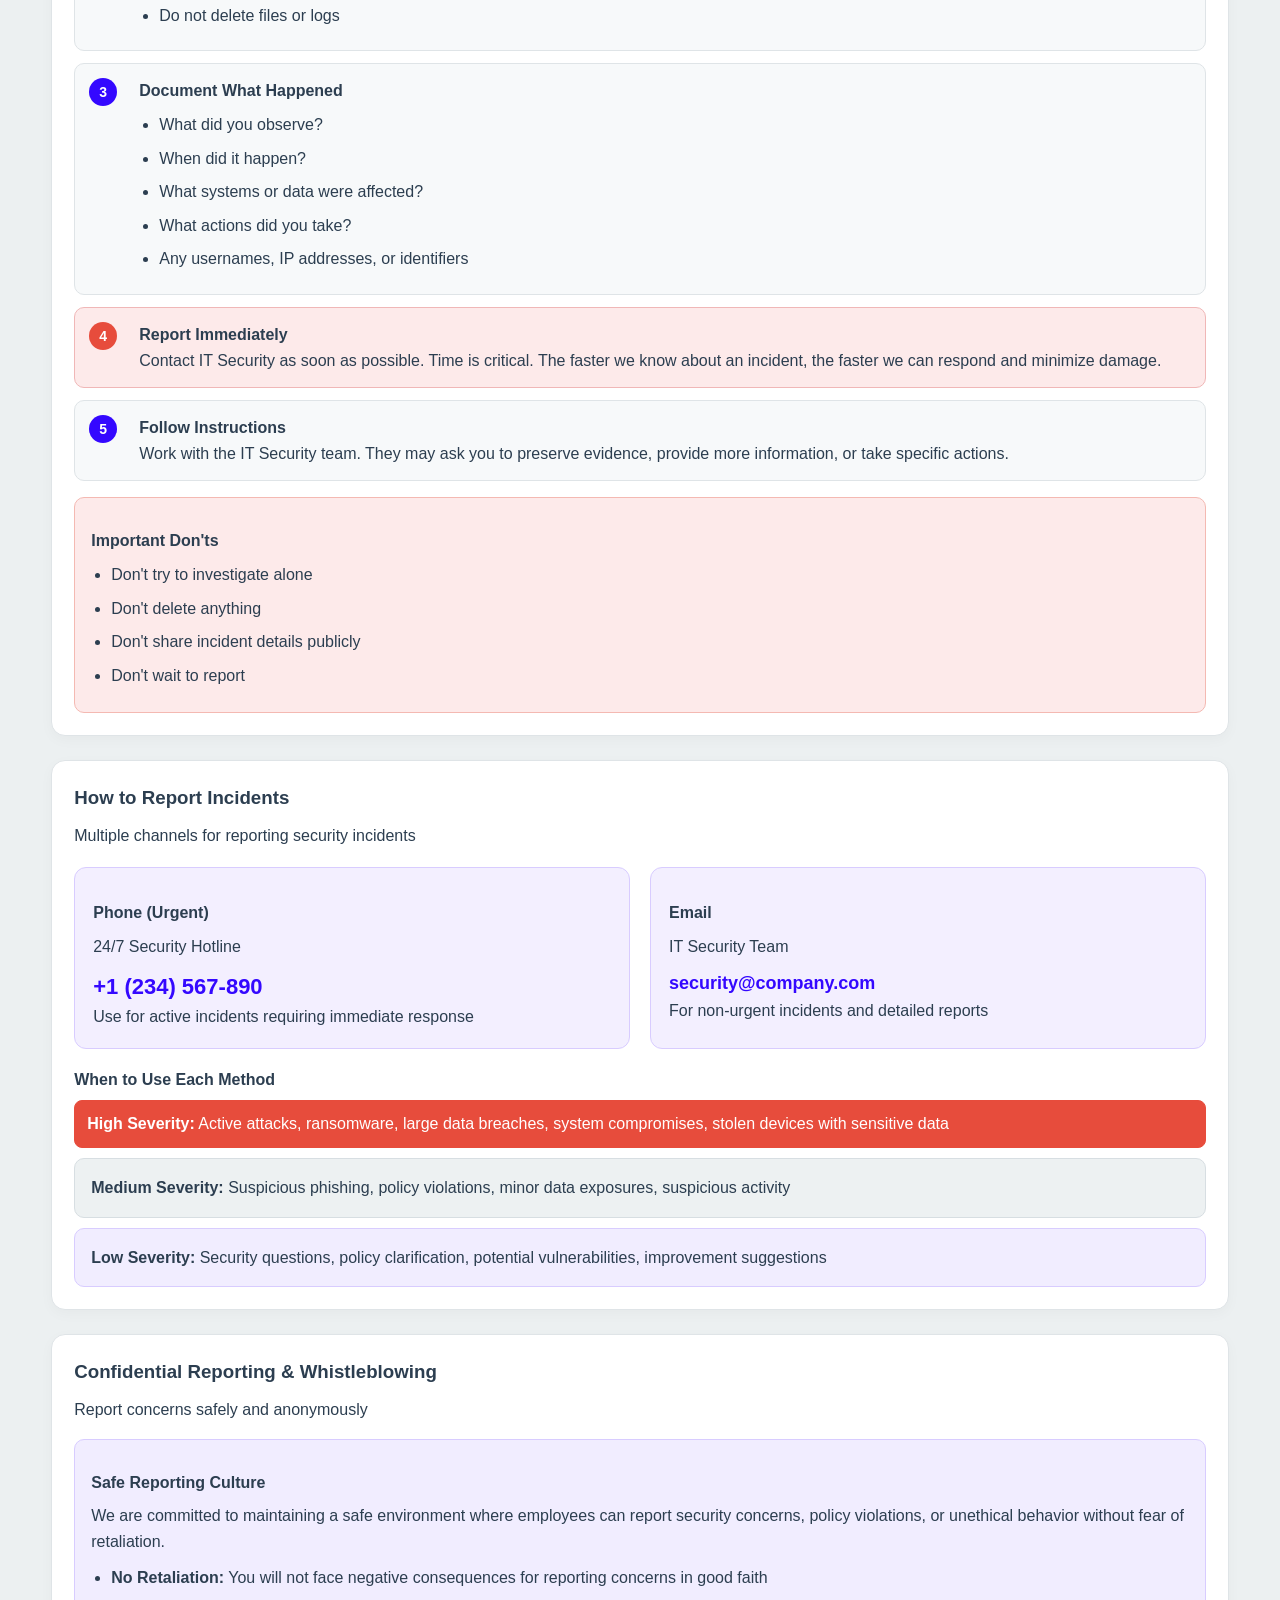
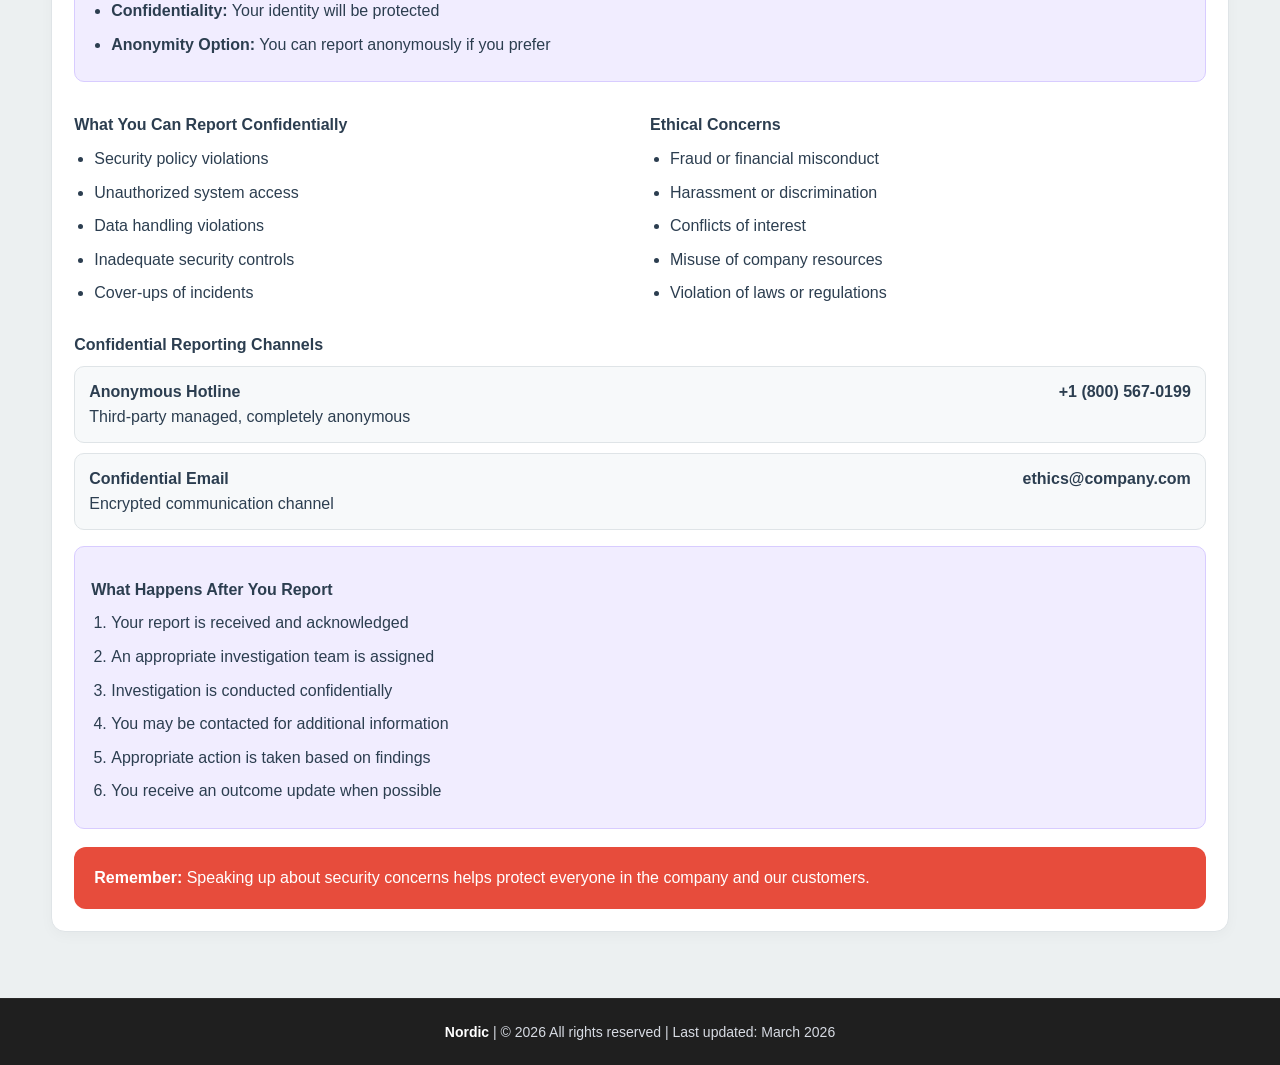
<file: incident-reporting.html>
<!DOCTYPE html>
<html lang="en">
<head>
    <meta charset="UTF-8">
    <meta name="viewport" content="width=device-width, initial-scale=1.0">
    <title>Incident Reporting - Nordic Security Handbook</title>
    <link rel="stylesheet" href="style.css">
</head>
<body>
    <div class="page-wrapper">
        <header>
            <div class="container topbar">
                <div class="logo-box">
                    <div class="logo-icon">
                        <img src="images/logo.svg" alt="Nordic logo">
                    </div>
                    <div class="logo-text">
                        <h1>Nordic</h1>
                        <p>Security Handbook</p>
                    </div>
                </div>
                <a href="index.html"><button class="logout-btn">Logout</button></a>
            </div>
        </header>

        <nav>
            <div class="container nav-menu">
                <a href="home.html">Home</a>
                <a href="employee-resources.html">Employee Resources</a>
                <a href="data-protection.html">Data Protection</a>
                <a href="working-security.html">Working Security</a>
                <a href="incident-reporting.html" class="active">Incident Reporting</a>
            </div>
        </nav>

        <main>
            <div class="container">
                <div class="page-title">
                    <div class="page-title-icon">⚠</div>
                    <div>
                        <h2>Incident Reporting</h2>
                        <p>How to identify, respond to, and report security incidents</p>
                    </div>
                </div>

                <div class="alert-box">
                    <strong>If you're experiencing an active security incident:</strong><br>
                    Contact IT Security immediately at<br>
                    <strong>+1 (234) 567-891</strong><br>
                    or email<br>
                    <strong>security@company.com</strong>
                </div>

                <section class="card">
                    <h3>What is a Security Incident?</h3>
                    <p>Understanding what qualifies as a security incident</p>
                    <p style="margin-top: 14px;">A security incident is any event that could compromise the confidentiality, integrity, or availability of company or customer data, systems, or networks.</p>

                    <h4 style="margin-top: 18px;">Common Examples of Security Incidents</h4>
                    <div class="grid-2">
                        <div class="soft-red">
                            <h4>Data Breaches</h4>
                            <ul>
                                <li>Unauthorized access to systems</li>
                                <li>Lost or stolen devices with data</li>
                                <li>Accidental data exposure</li>
                                <li>Data sent to wrong recipients</li>
                            </ul>
                        </div>

                        <div class="soft-red">
                            <h4>Malware &amp; Attacks</h4>
                            <ul>
                                <li>Virus or ransomware infection</li>
                                <li>Phishing attack attempts</li>
                                <li>Suspicious network activity</li>
                                <li>Unauthorized software installation</li>
                            </ul>
                        </div>

                        <div class="soft-red">
                            <h4>Account Compromises</h4>
                            <ul>
                                <li>Stolen or shared credentials</li>
                                <li>Unauthorized account access</li>
                                <li>Suspicious login attempts</li>
                                <li>Account takeover</li>
                            </ul>
                        </div>

                        <div class="soft-red">
                            <h4>Policy Violations</h4>
                            <ul>
                                <li>Unauthorized data transfers</li>
                                <li>Misuse of systems or access</li>
                                <li>Bypassing security controls</li>
                                <li>Failure to follow procedures</li>
                            </ul>
                        </div>
                    </div>

                    <div class="soft-purple" style="margin-top: 16px;">
                        <strong>Remember:</strong><br>
                        When in doubt, report it. It is always better to report a potential incident that turns out to be nothing than to ignore a real security threat.
                    </div>
                </section>

                <section class="card">
                    <h3>Immediate Response Actions</h3>
                    <p>What to do when you discover a security incident</p>
                    <p style="margin-top: 14px;">Follow these steps immediately when you identify or suspect a security incident:</p>

                    <div class="step-box">
                        <div class="number-badge">1</div>
                        <div>
                            <strong>Stay Calm &amp; Don't Panic</strong>
                            <p>Take a deep breath. Security incidents happen, and we have processes to handle them.</p>
                        </div>
                    </div>

                    <div class="step-box">
                        <div class="number-badge">2</div>
                        <div>
                            <strong>Contain the Incident (If Safe)</strong>
                            <ul style="margin-top: 8px;">
                                <li>Disconnect from the network if needed</li>
                                <li>Lock your computer to prevent unauthorized access</li>
                                <li>Change compromised passwords immediately</li>
                                <li>Do not delete files or logs</li>
                            </ul>
                        </div>
                    </div>

                    <div class="step-box">
                        <div class="number-badge">3</div>
                        <div>
                            <strong>Document What Happened</strong>
                            <ul style="margin-top: 8px;">
                                <li>What did you observe?</li>
                                <li>When did it happen?</li>
                                <li>What systems or data were affected?</li>
                                <li>What actions did you take?</li>
                                <li>Any usernames, IP addresses, or identifiers</li>
                            </ul>
                        </div>
                    </div>

                    <div class="step-box red-step">
                        <div class="number-badge" style="background-color:#E74C3C;">4</div>
                        <div>
                            <strong>Report Immediately</strong>
                            <p>Contact IT Security as soon as possible. Time is critical. The faster we know about an incident, the faster we can respond and minimize damage.</p>
                        </div>
                    </div>

                    <div class="step-box">
                        <div class="number-badge">5</div>
                        <div>
                            <strong>Follow Instructions</strong>
                            <p>Work with the IT Security team. They may ask you to preserve evidence, provide more information, or take specific actions.</p>
                        </div>
                    </div>

                    <div class="soft-red" style="margin-top: 16px;">
                        <h4>Important Don'ts</h4>
                        <ul>
                            <li>Don't try to investigate alone</li>
                            <li>Don't delete anything</li>
                            <li>Don't share incident details publicly</li>
                            <li>Don't wait to report</li>
                        </ul>
                    </div>
                </section>

                <section class="card">
                    <h3>How to Report Incidents</h3>
                    <p>Multiple channels for reporting security incidents</p>

                    <div class="contact-boxes" style="margin-top: 18px;">
                        <div class="method-box">
                            <h4>Phone (Urgent)</h4>
                            <p>24/7 Security Hotline</p>
                            <p style="font-size: 22px; color: #3408FF; font-weight: bold; margin-top: 10px;">+1 (234) 567-890</p>
                            <p>Use for active incidents requiring immediate response</p>
                        </div>

                        <div class="method-box">
                            <h4>Email</h4>
                            <p>IT Security Team</p>
                            <p style="font-size: 18px; color: #3408FF; font-weight: bold; margin-top: 10px;">security@company.com</p>
                            <p>For non-urgent incidents and detailed reports</p>
                        </div>
                    </div>

                    <h4 style="margin-top: 18px;">When to Use Each Method</h4>
                    <div class="warning-item" style="background:#E74C3C; color:white; border-color:#E74C3C;">
                        <strong>High Severity:</strong> Active attacks, ransomware, large data breaches, system compromises, stolen devices with sensitive data
                    </div>
                    <div class="soft-gray">
                        <strong>Medium Severity:</strong> Suspicious phishing, policy violations, minor data exposures, suspicious activity
                    </div>
                    <div class="soft-purple" style="margin-top: 10px;">
                        <strong>Low Severity:</strong> Security questions, policy clarification, potential vulnerabilities, improvement suggestions
                    </div>
                </section>

                <section class="card">
                    <h3>Confidential Reporting &amp; Whistleblowing</h3>
                    <p>Report concerns safely and anonymously</p>

                    <div class="soft-purple" style="margin-top: 16px;">
                        <h4>Safe Reporting Culture</h4>
                        <p>We are committed to maintaining a safe environment where employees can report security concerns, policy violations, or unethical behavior without fear of retaliation.</p>
                        <ul style="margin-top: 10px;">
                            <li><strong>No Retaliation:</strong> You will not face negative consequences for reporting concerns in good faith</li>
                            <li><strong>Confidentiality:</strong> Your identity will be protected</li>
                            <li><strong>Anonymity Option:</strong> You can report anonymously if you prefer</li>
                        </ul>
                    </div>

                    <div class="two-column" style="margin-top: 16px;">
                        <div>
                            <h4>What You Can Report Confidentially</h4>
                            <ul>
                                <li>Security policy violations</li>
                                <li>Unauthorized system access</li>
                                <li>Data handling violations</li>
                                <li>Inadequate security controls</li>
                                <li>Cover-ups of incidents</li>
                            </ul>
                        </div>
                        <div>
                            <h4>Ethical Concerns</h4>
                            <ul>
                                <li>Fraud or financial misconduct</li>
                                <li>Harassment or discrimination</li>
                                <li>Conflicts of interest</li>
                                <li>Misuse of company resources</li>
                                <li>Violation of laws or regulations</li>
                            </ul>
                        </div>
                    </div>

                    <h4 style="margin-top: 18px;">Confidential Reporting Channels</h4>
                    <div class="info-row">
                        <span><strong>Anonymous Hotline</strong><br>Third-party managed, completely anonymous</span>
                        <span><strong>+1 (800) 567-0199</strong></span>
                    </div>
                    <div class="info-row">
                        <span><strong>Confidential Email</strong><br>Encrypted communication channel</span>
                        <span><strong>ethics@company.com</strong></span>
                    </div>

                    <div class="soft-purple" style="margin-top: 16px;">
                        <h4>What Happens After You Report</h4>
                        <ol>
                            <li>Your report is received and acknowledged</li>
                            <li>An appropriate investigation team is assigned</li>
                            <li>Investigation is conducted confidentially</li>
                            <li>You may be contacted for additional information</li>
                            <li>Appropriate action is taken based on findings</li>
                            <li>You receive an outcome update when possible</li>
                        </ol>
                    </div>

                    <div class="alert-box" style="margin-top: 18px; margin-bottom: 0;">
                        <strong>Remember:</strong> Speaking up about security concerns helps protect everyone in the company and our customers.
                    </div>
                </section>
            </div>
        </main>

        <footer>
            <strong>Nordic</strong> | © 2026 All rights reserved | Last updated: March 2026
        </footer>
    </div>
</body>
</html>
</file>
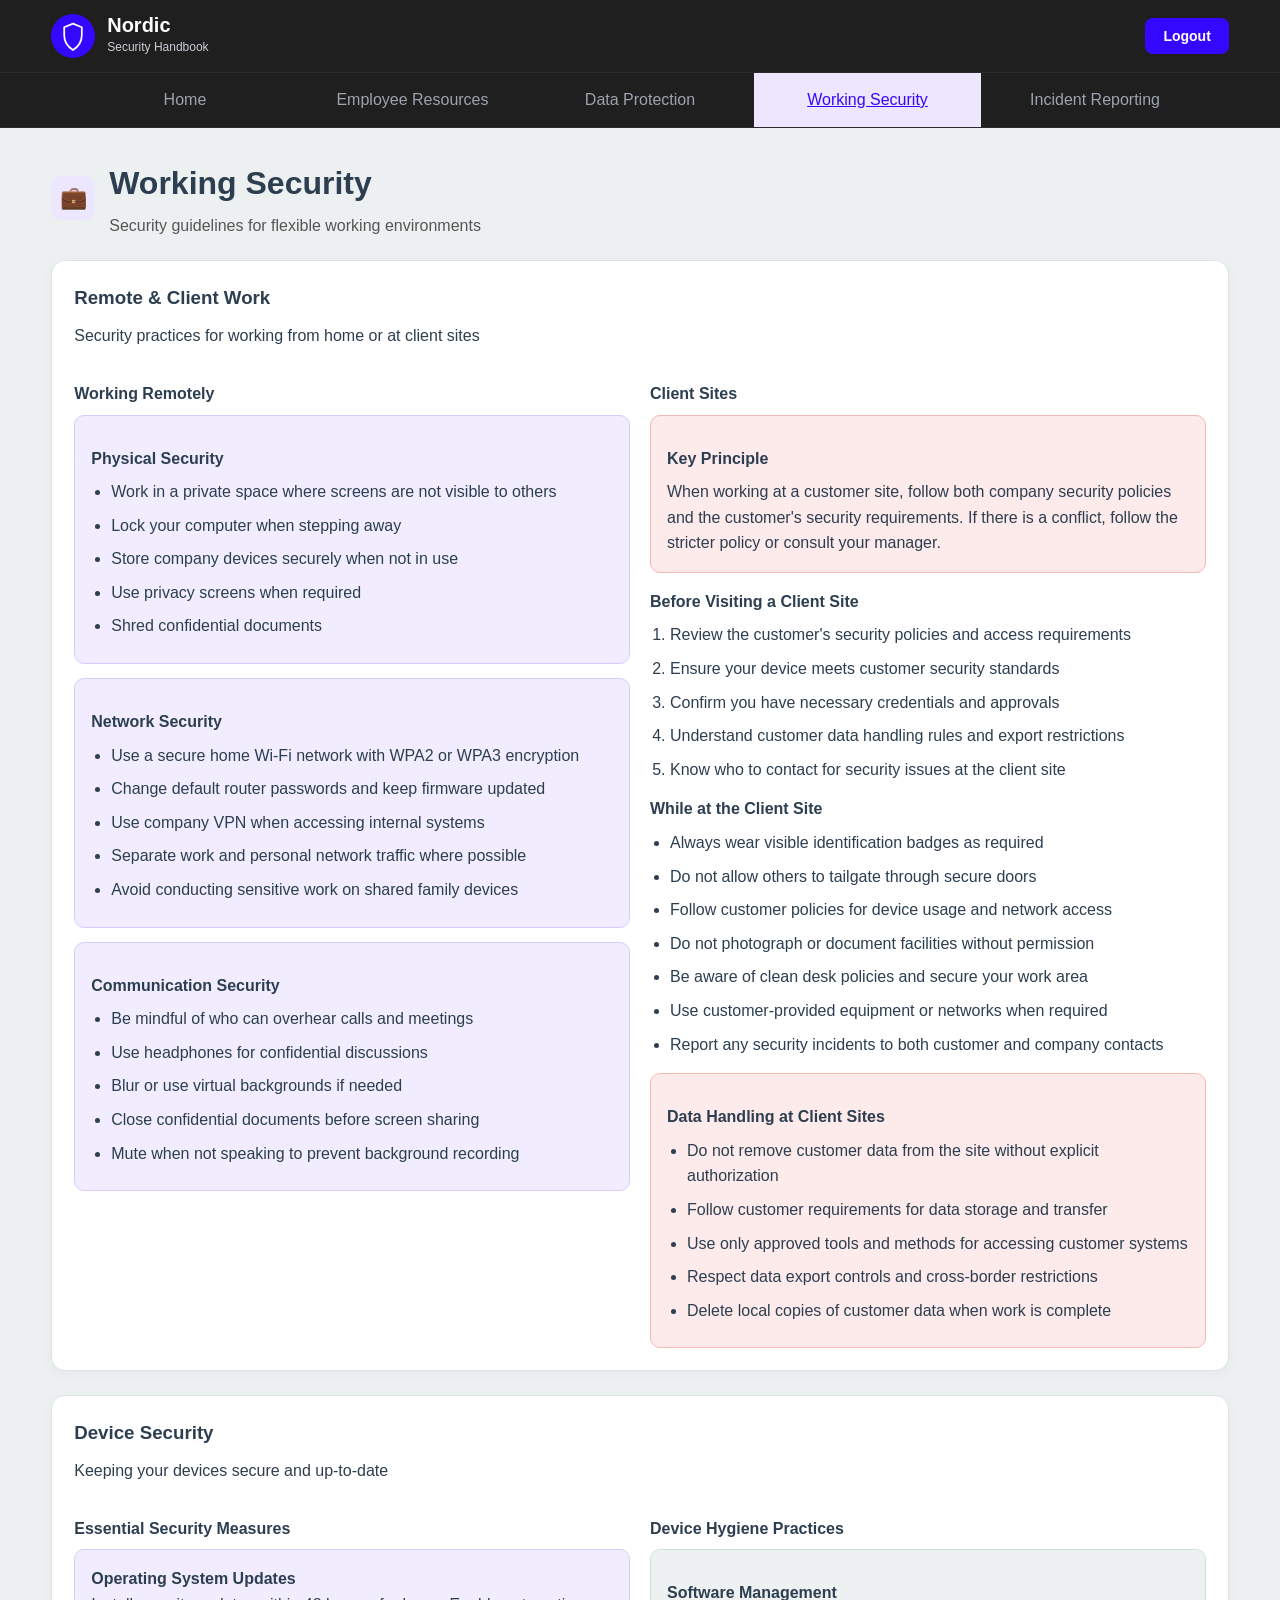
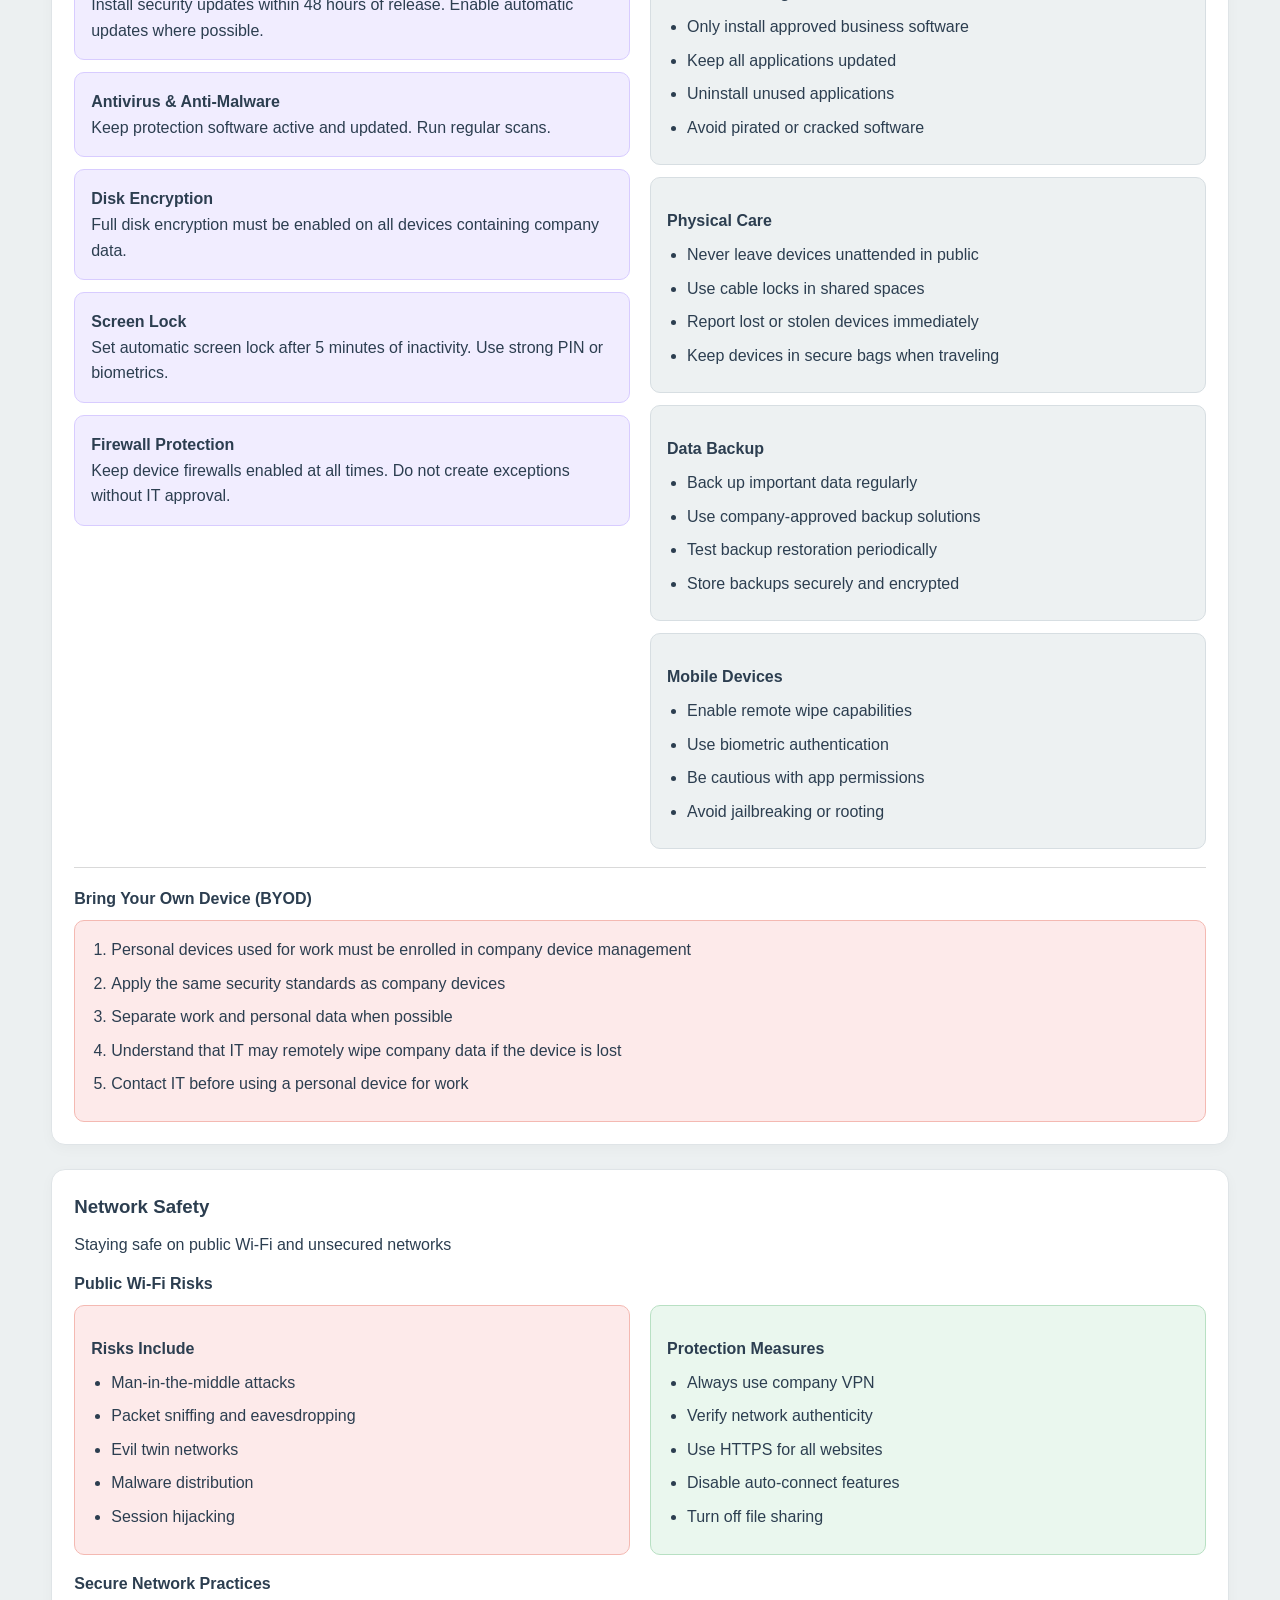
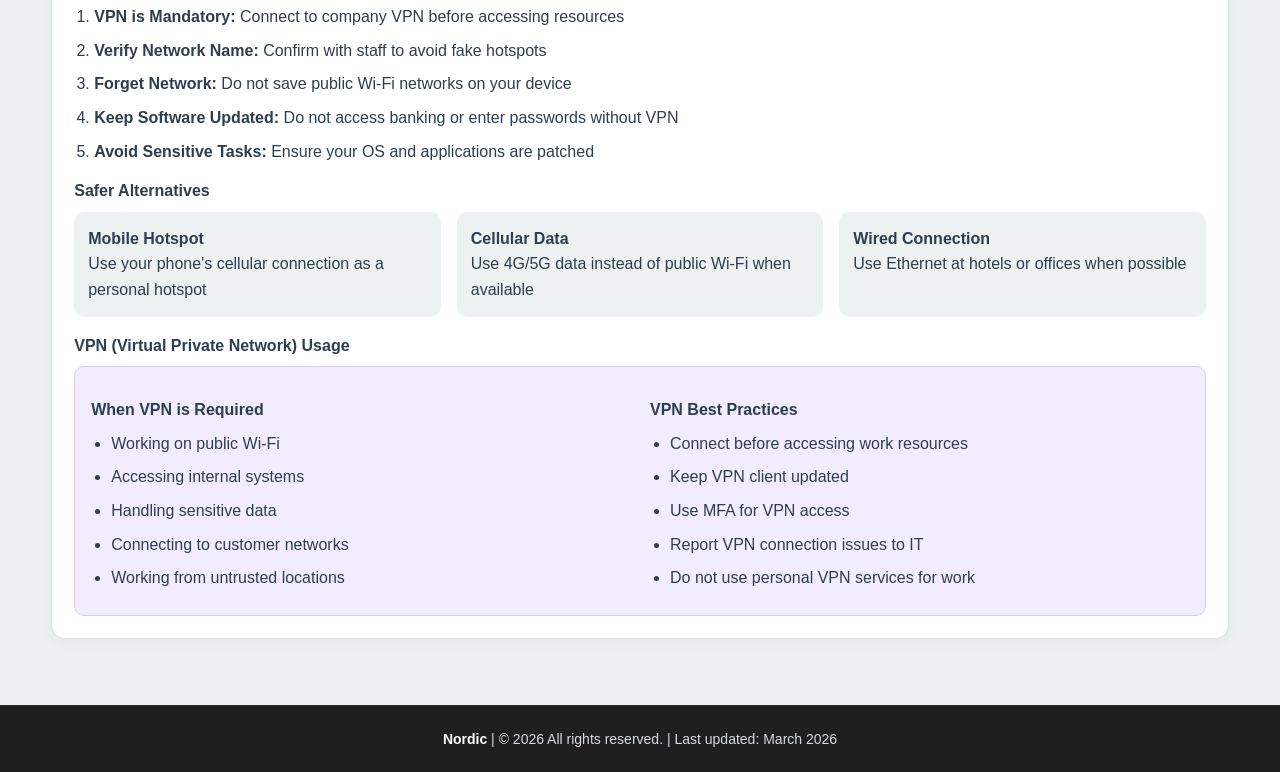
<file: working-security.html>
<!DOCTYPE html>
<html lang="en">
<head>
    <meta charset="UTF-8">
    <meta name="viewport" content="width=device-width, initial-scale=1.0">
    <title>Working Security - Nordic Security Handbook</title>
    <link rel="stylesheet" href="style.css">
</head>
<body>
    <div class="page-wrapper">
        <header>
            <div class="container topbar">
                <div class="logo-box">
                    <div class="logo-icon">
                        <img src="images/logo.svg" alt="Nordic logo">
                    </div>
                    <div class="logo-text">
                        <h1>Nordic</h1>
                        <p>Security Handbook</p>
                    </div>
                </div>
                <a href="index.html"><button class="logout-btn">Logout</button></a>
            </div>
        </header>

        <nav>
            <div class="container nav-menu">
                <a href="home.html">Home</a>
                <a href="employee-resources.html">Employee Resources</a>
                <a href="data-protection.html">Data Protection</a>
                <a href="working-security.html" class="active">Working Security</a>
                <a href="incident-reporting.html">Incident Reporting</a>
            </div>
        </nav>

        <main>
            <div class="container">
                <div class="page-title">
                    <div class="page-title-icon">💼</div>
                    <div>
                        <h2>Working Security</h2>
                        <p>Security guidelines for flexible working environments</p>
                    </div>
                </div>

                <section class="card">
                    <h3>Remote &amp; Client Work</h3>
                    <p>Security practices for working from home or at client sites</p>

                    <div class="two-column" style="margin-top: 18px;">
                        <div>
                            <h4>Working Remotely</h4>

                            <div class="soft-purple">
                                <h4>Physical Security</h4>
                                <ul>
                                    <li>Work in a private space where screens are not visible to others</li>
                                    <li>Lock your computer when stepping away</li>
                                    <li>Store company devices securely when not in use</li>
                                    <li>Use privacy screens when required</li>
                                    <li>Shred confidential documents</li>
                                </ul>
                            </div>

                            <div class="soft-purple" style="margin-top: 14px;">
                                <h4>Network Security</h4>
                                <ul>
                                    <li>Use a secure home Wi-Fi network with WPA2 or WPA3 encryption</li>
                                    <li>Change default router passwords and keep firmware updated</li>
                                    <li>Use company VPN when accessing internal systems</li>
                                    <li>Separate work and personal network traffic where possible</li>
                                    <li>Avoid conducting sensitive work on shared family devices</li>
                                </ul>
                            </div>

                            <div class="soft-purple" style="margin-top: 14px;">
                                <h4>Communication Security</h4>
                                <ul>
                                    <li>Be mindful of who can overhear calls and meetings</li>
                                    <li>Use headphones for confidential discussions</li>
                                    <li>Blur or use virtual backgrounds if needed</li>
                                    <li>Close confidential documents before screen sharing</li>
                                    <li>Mute when not speaking to prevent background recording</li>
                                </ul>
                            </div>
                        </div>

                        <div>
                            <h4>Client Sites</h4>

                            <div class="soft-red">
                                <h4>Key Principle</h4>
                                <p>When working at a customer site, follow both company security policies and the customer's security requirements. If there is a conflict, follow the stricter policy or consult your manager.</p>
                            </div>

                            <h4 style="margin-top: 16px;">Before Visiting a Client Site</h4>
                            <ol>
                                <li>Review the customer's security policies and access requirements</li>
                                <li>Ensure your device meets customer security standards</li>
                                <li>Confirm you have necessary credentials and approvals</li>
                                <li>Understand customer data handling rules and export restrictions</li>
                                <li>Know who to contact for security issues at the client site</li>
                            </ol>

                            <h4>While at the Client Site</h4>
                            <ul>
                                <li>Always wear visible identification badges as required</li>
                                <li>Do not allow others to tailgate through secure doors</li>
                                <li>Follow customer policies for device usage and network access</li>
                                <li>Do not photograph or document facilities without permission</li>
                                <li>Be aware of clean desk policies and secure your work area</li>
                                <li>Use customer-provided equipment or networks when required</li>
                                <li>Report any security incidents to both customer and company contacts</li>
                            </ul>

                            <div class="soft-red" style="margin-top: 16px;">
                                <h4>Data Handling at Client Sites</h4>
                                <ul>
                                    <li>Do not remove customer data from the site without explicit authorization</li>
                                    <li>Follow customer requirements for data storage and transfer</li>
                                    <li>Use only approved tools and methods for accessing customer systems</li>
                                    <li>Respect data export controls and cross-border restrictions</li>
                                    <li>Delete local copies of customer data when work is complete</li>
                                </ul>
                            </div>
                        </div>
                    </div>
                </section>

                <section class="card">
                    <h3>Device Security</h3>
                    <p>Keeping your devices secure and up-to-date</p>

                    <div class="two-column" style="margin-top: 18px;">
                        <div>
                            <h4>Essential Security Measures</h4>

                            <div class="soft-purple">
                                <strong>Operating System Updates</strong>
                                <p>Install security updates within 48 hours of release. Enable automatic updates where possible.</p>
                            </div>

                            <div class="soft-purple" style="margin-top: 12px;">
                                <strong>Antivirus &amp; Anti-Malware</strong>
                                <p>Keep protection software active and updated. Run regular scans.</p>
                            </div>

                            <div class="soft-purple" style="margin-top: 12px;">
                                <strong>Disk Encryption</strong>
                                <p>Full disk encryption must be enabled on all devices containing company data.</p>
                            </div>

                            <div class="soft-purple" style="margin-top: 12px;">
                                <strong>Screen Lock</strong>
                                <p>Set automatic screen lock after 5 minutes of inactivity. Use strong PIN or biometrics.</p>
                            </div>

                            <div class="soft-purple" style="margin-top: 12px;">
                                <strong>Firewall Protection</strong>
                                <p>Keep device firewalls enabled at all times. Do not create exceptions without IT approval.</p>
                            </div>
                        </div>

                        <div>
                            <h4>Device Hygiene Practices</h4>

                            <div class="soft-gray">
                                <h4>Software Management</h4>
                                <ul>
                                    <li>Only install approved business software</li>
                                    <li>Keep all applications updated</li>
                                    <li>Uninstall unused applications</li>
                                    <li>Avoid pirated or cracked software</li>
                                </ul>
                            </div>

                            <div class="soft-gray" style="margin-top: 12px;">
                                <h4>Physical Care</h4>
                                <ul>
                                    <li>Never leave devices unattended in public</li>
                                    <li>Use cable locks in shared spaces</li>
                                    <li>Report lost or stolen devices immediately</li>
                                    <li>Keep devices in secure bags when traveling</li>
                                </ul>
                            </div>

                            <div class="soft-gray" style="margin-top: 12px;">
                                <h4>Data Backup</h4>
                                <ul>
                                    <li>Back up important data regularly</li>
                                    <li>Use company-approved backup solutions</li>
                                    <li>Test backup restoration periodically</li>
                                    <li>Store backups securely and encrypted</li>
                                </ul>
                            </div>

                            <div class="soft-gray" style="margin-top: 12px;">
                                <h4>Mobile Devices</h4>
                                <ul>
                                    <li>Enable remote wipe capabilities</li>
                                    <li>Use biometric authentication</li>
                                    <li>Be cautious with app permissions</li>
                                    <li>Avoid jailbreaking or rooting</li>
                                </ul>
                            </div>
                        </div>
                    </div>

                    <div class="divider"></div>

                    <h4>Bring Your Own Device (BYOD)</h4>
                    <div class="soft-red">
                        <ol>
                            <li>Personal devices used for work must be enrolled in company device management</li>
                            <li>Apply the same security standards as company devices</li>
                            <li>Separate work and personal data when possible</li>
                            <li>Understand that IT may remotely wipe company data if the device is lost</li>
                            <li>Contact IT before using a personal device for work</li>
                        </ol>
                    </div>
                </section>

                <section class="card">
                    <h3>Network Safety</h3>
                    <p>Staying safe on public Wi-Fi and unsecured networks</p>

                    <h4>Public Wi-Fi Risks</h4>
                    <div class="two-column">
                        <div class="soft-red">
                            <h4>Risks Include</h4>
                            <ul>
                                <li>Man-in-the-middle attacks</li>
                                <li>Packet sniffing and eavesdropping</li>
                                <li>Evil twin networks</li>
                                <li>Malware distribution</li>
                                <li>Session hijacking</li>
                            </ul>
                        </div>

                        <div class="soft-green">
                            <h4>Protection Measures</h4>
                            <ul>
                                <li>Always use company VPN</li>
                                <li>Verify network authenticity</li>
                                <li>Use HTTPS for all websites</li>
                                <li>Disable auto-connect features</li>
                                <li>Turn off file sharing</li>
                            </ul>
                        </div>
                    </div>

                    <h4 style="margin-top: 16px;">Secure Network Practices</h4>
                    <ol>
                        <li><strong>VPN is Mandatory:</strong> Connect to company VPN before accessing resources</li>
                        <li><strong>Verify Network Name:</strong> Confirm with staff to avoid fake hotspots</li>
                        <li><strong>Forget Network:</strong> Do not save public Wi-Fi networks on your device</li>
                        <li><strong>Keep Software Updated:</strong> Do not access banking or enter passwords without VPN</li>
                        <li><strong>Avoid Sensitive Tasks:</strong> Ensure your OS and applications are patched</li>
                    </ol>

                    <h4>Safer Alternatives</h4>
                    <div class="small-box-list">
                        <div class="small-box">
                            <strong>Mobile Hotspot</strong>
                            <p>Use your phone's cellular connection as a personal hotspot</p>
                        </div>
                        <div class="small-box">
                            <strong>Cellular Data</strong>
                            <p>Use 4G/5G data instead of public Wi-Fi when available</p>
                        </div>
                        <div class="small-box">
                            <strong>Wired Connection</strong>
                            <p>Use Ethernet at hotels or offices when possible</p>
                        </div>
                    </div>

                    <h4 style="margin-top: 16px;">VPN (Virtual Private Network) Usage</h4>
                    <div class="soft-purple">
                        <div class="two-column">
                            <div>
                                <h4>When VPN is Required</h4>
                                <ul>
                                    <li>Working on public Wi-Fi</li>
                                    <li>Accessing internal systems</li>
                                    <li>Handling sensitive data</li>
                                    <li>Connecting to customer networks</li>
                                    <li>Working from untrusted locations</li>
                                </ul>
                            </div>
                            <div>
                                <h4>VPN Best Practices</h4>
                                <ul>
                                    <li>Connect before accessing work resources</li>
                                    <li>Keep VPN client updated</li>
                                    <li>Use MFA for VPN access</li>
                                    <li>Report VPN connection issues to IT</li>
                                    <li>Do not use personal VPN services for work</li>
                                </ul>
                            </div>
                        </div>
                    </div>
                </section>
            </div>
        </main>

        <footer>
            <strong>Nordic</strong> | © 2026 All rights reserved. | Last updated: March 2026
        </footer>
    </div>
</body>
</html>
</file>
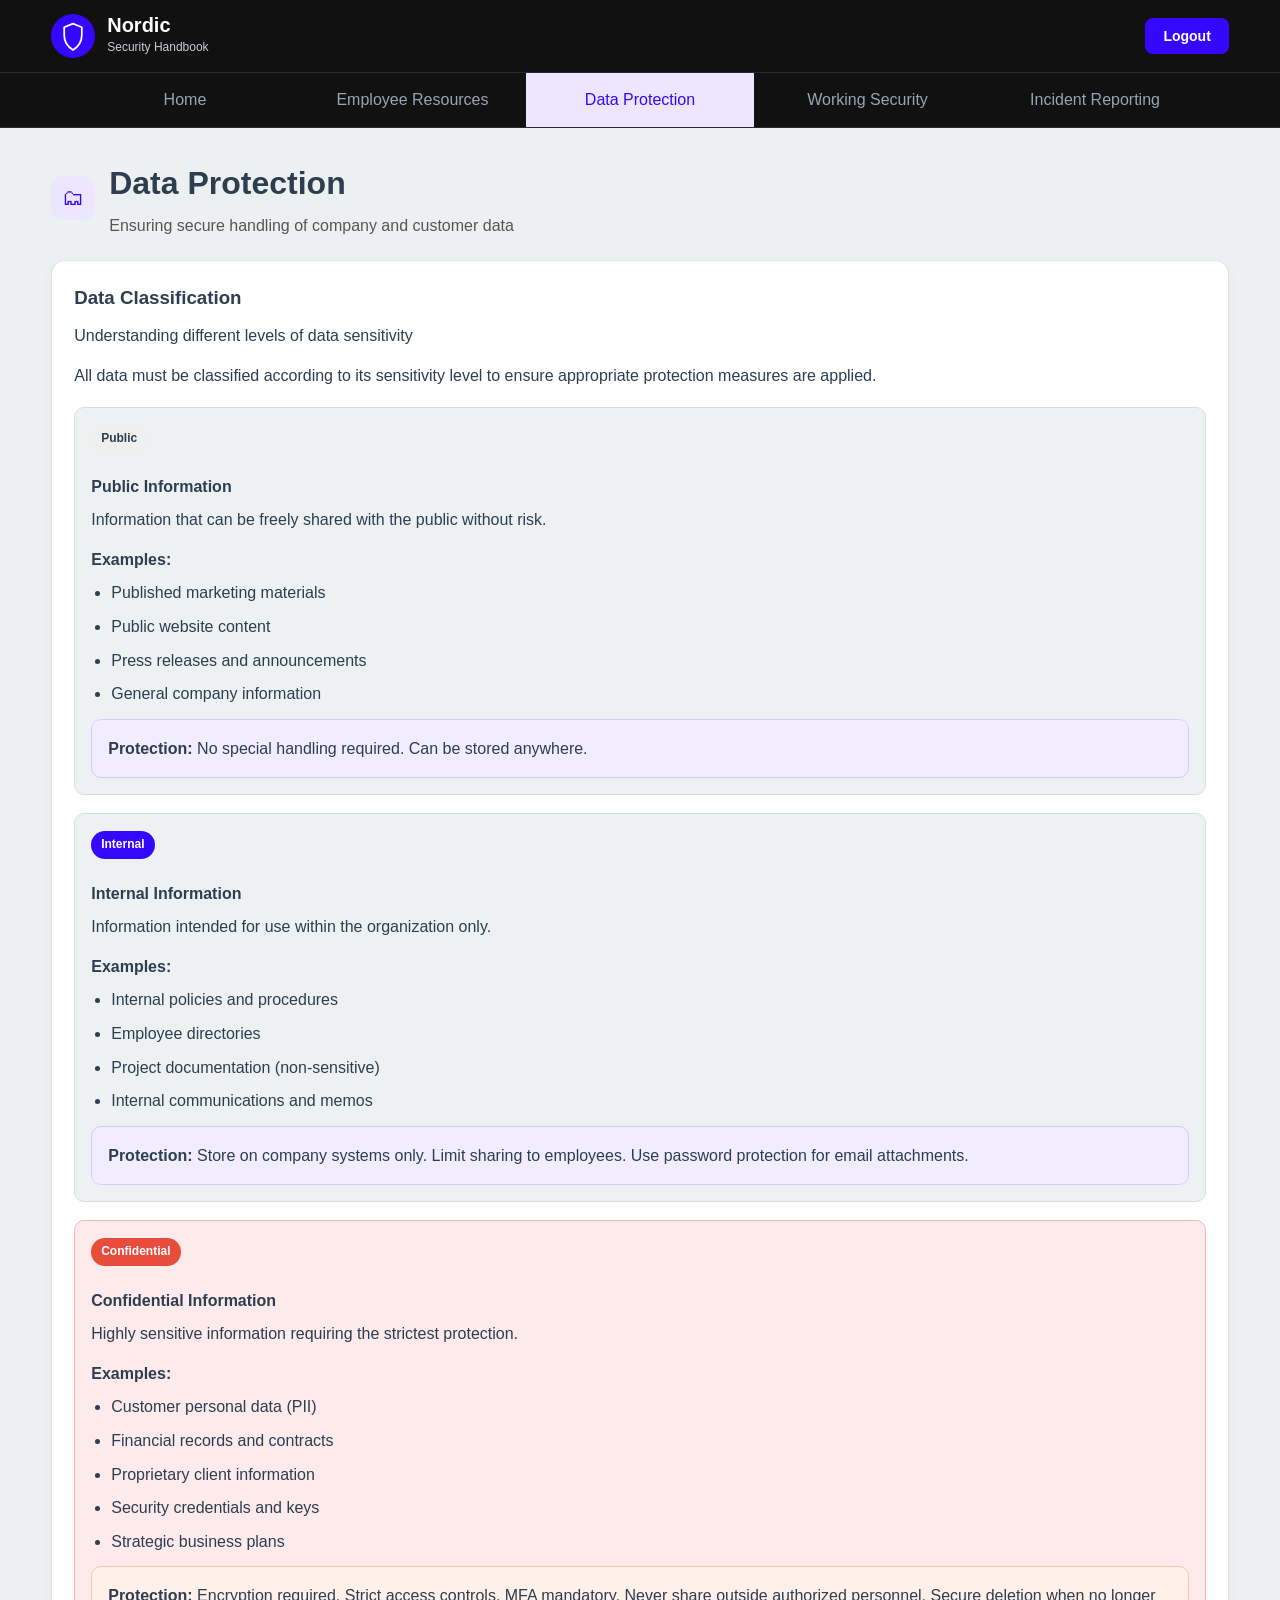
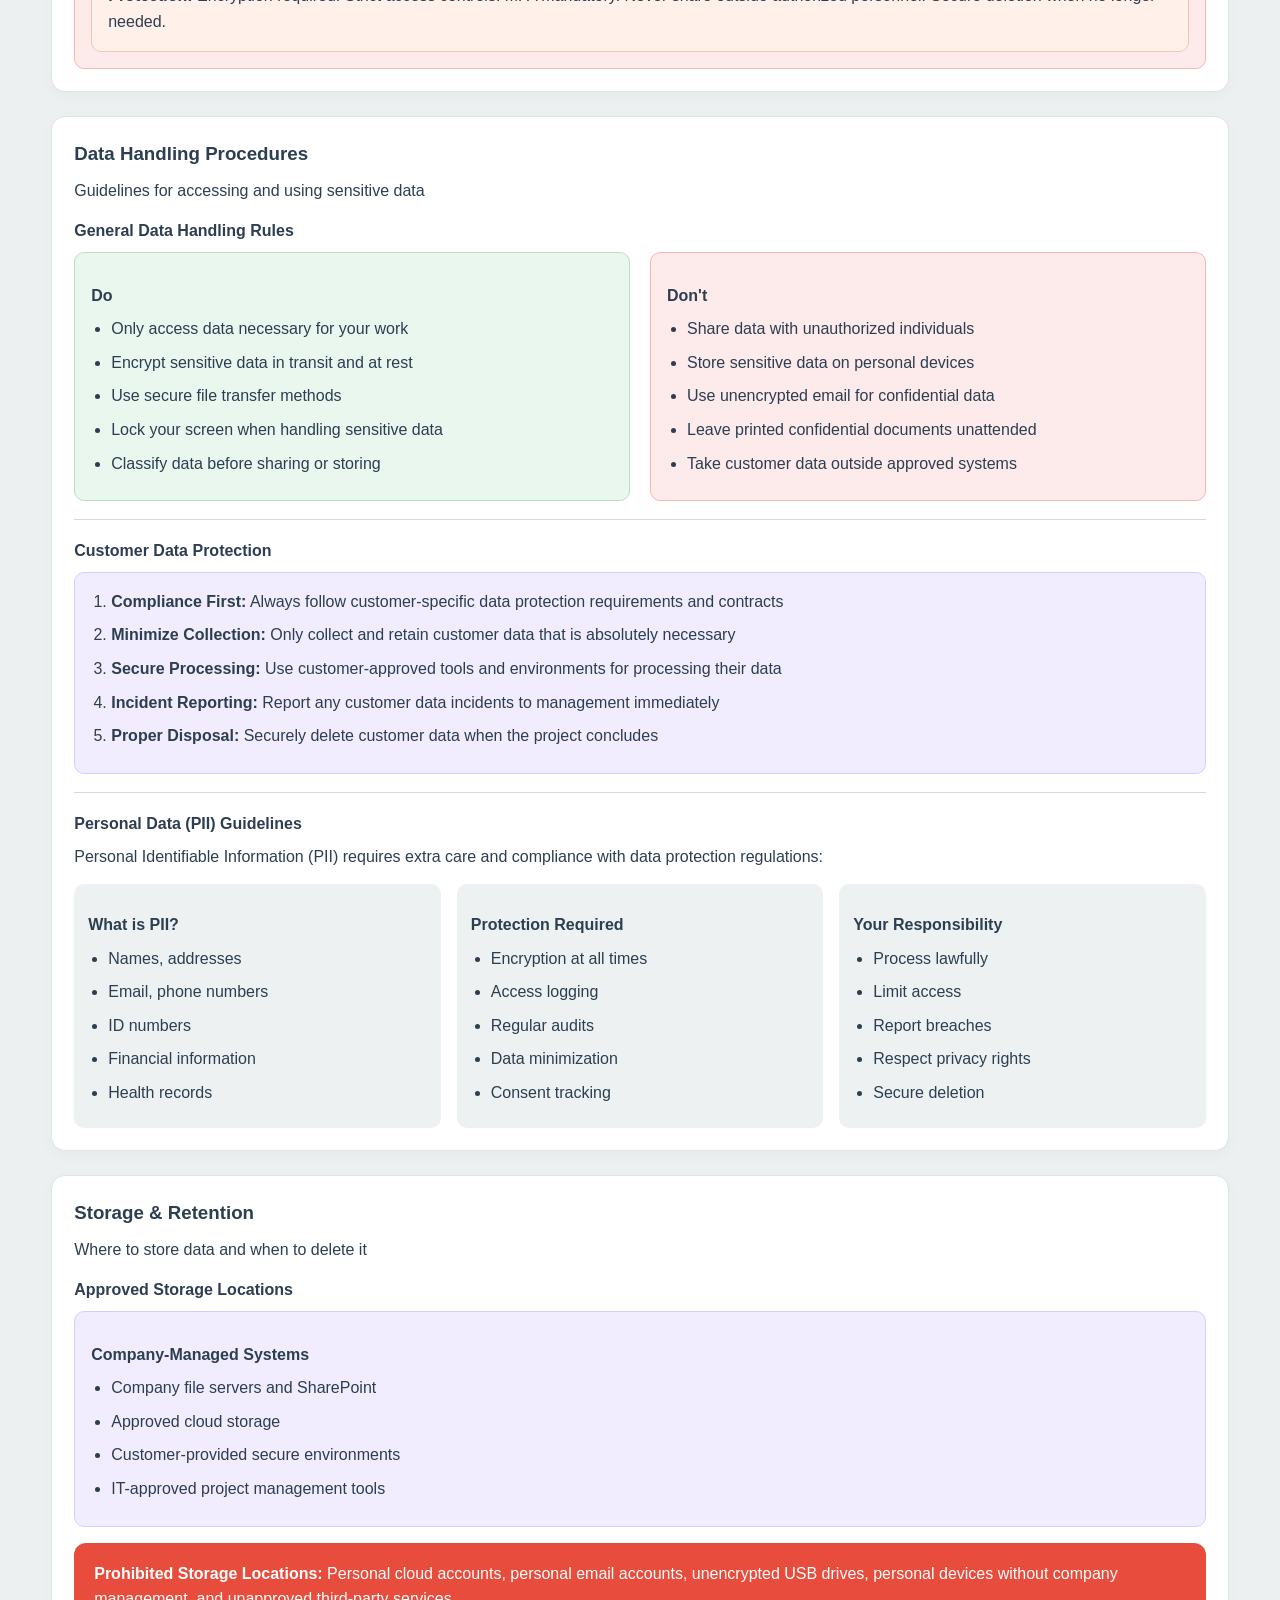
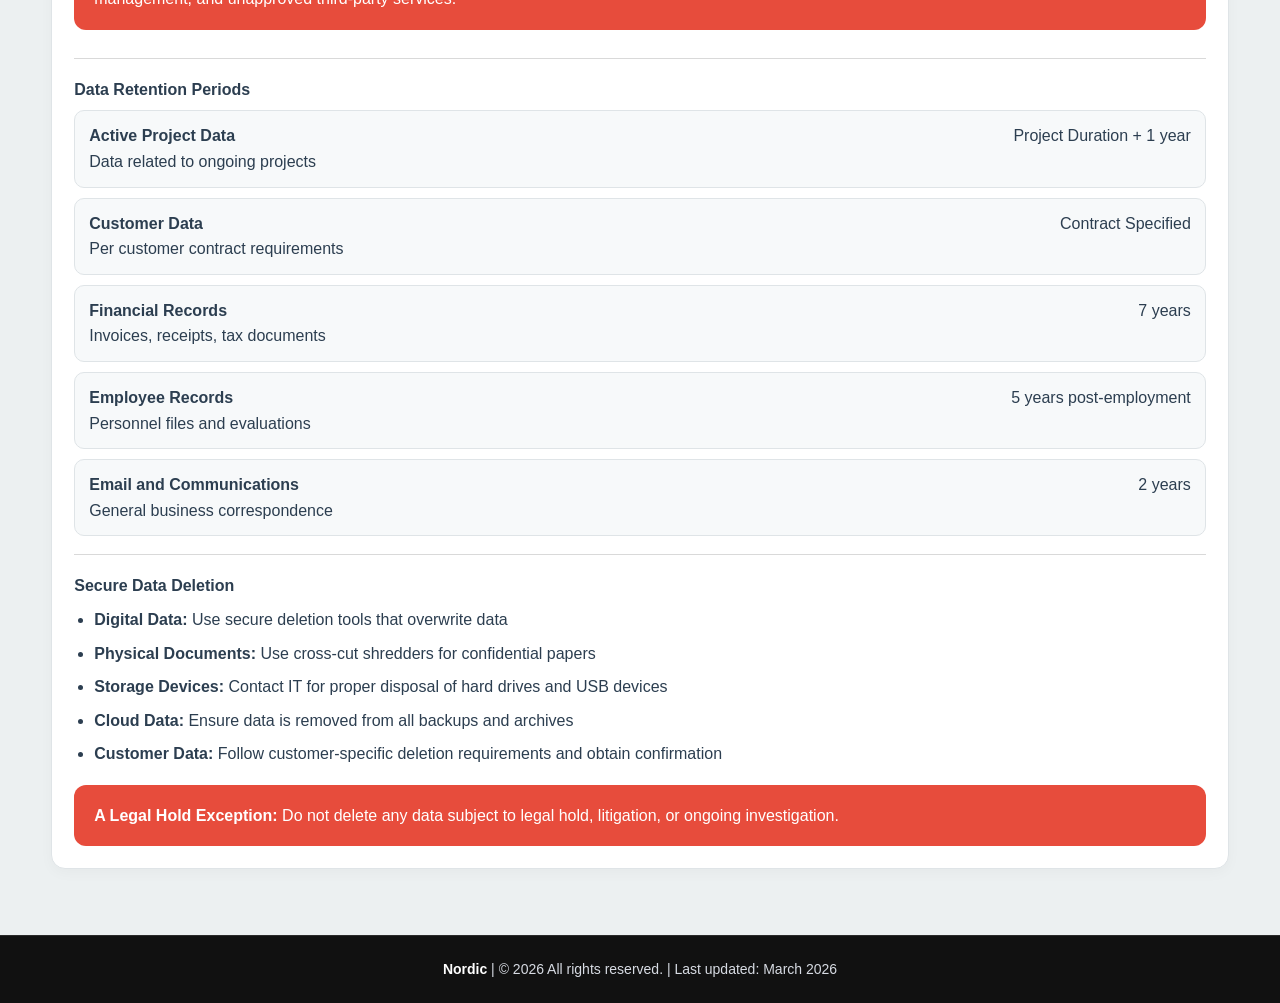
<file: Jane-version/data-protection.html>
<!DOCTYPE html>
<html lang="en">
<head>
    <meta charset="UTF-8">
    <meta name="viewport" content="width=device-width, initial-scale=1.0">
    <title>Data Protection - Nordic Security Handbook</title>
    <link rel="stylesheet" href="style.css">
</head>
<body>
    <div class="page-wrapper">
        <header>
            <div class="container topbar">
                <div class="logo-box">
                    <div class="logo-icon">
                        <img src="images/logo.svg" alt="Nordic logo">
                    </div>
                    <div class="logo-text">
                        <h1>Nordic</h1>
                        <p>Security Handbook</p>
                    </div>
                </div>
                <a href="index.html"><button class="logout-btn">Logout</button></a>
            </div>
        </header>

        <nav>
            <div class="container nav-menu">
                <a href="home.html">Home</a>
                <a href="employee-resources.html">Employee Resources</a>
                <a href="data-protection.html" class="active">Data Protection</a>
                <a href="working-security.html">Working Security</a>
                <a href="incident-reporting.html">Incident Reporting</a>
            </div>
        </nav>

        <main>
            <div class="container">
                <div class="page-title">
                    <div class="page-title-icon">🗂</div>
                    <div>
                        <h2>Data Protection</h2>
                        <p>Ensuring secure handling of company and customer data</p>
                    </div>
                </div>

                <section class="card">
                    <h3>Data Classification</h3>
                    <p>Understanding different levels of data sensitivity</p>
                    <p style="margin-top: 14px;">All data must be classified according to its sensitivity level to ensure appropriate protection measures are applied.</p>

                    <div class="soft-gray" style="margin-top: 18px;">
                        <span class="tag tag-public">Public</span>
                        <h4>Public Information</h4>
                        <p>Information that can be freely shared with the public without risk.</p>
                        <h4>Examples:</h4>
                        <ul>
                            <li>Published marketing materials</li>
                            <li>Public website content</li>
                            <li>Press releases and announcements</li>
                            <li>General company information</li>
                        </ul>
                        <div class="soft-purple" style="margin-top: 12px;">
                            <strong>Protection:</strong> No special handling required. Can be stored anywhere.
                        </div>
                    </div>

                    <div class="soft-gray" style="margin-top: 18px;">
                        <span class="tag tag-internal">Internal</span>
                        <h4>Internal Information</h4>
                        <p>Information intended for use within the organization only.</p>
                        <h4>Examples:</h4>
                        <ul>
                            <li>Internal policies and procedures</li>
                            <li>Employee directories</li>
                            <li>Project documentation (non-sensitive)</li>
                            <li>Internal communications and memos</li>
                        </ul>
                        <div class="soft-purple" style="margin-top: 12px;">
                            <strong>Protection:</strong> Store on company systems only. Limit sharing to employees. Use password protection for email attachments.
                        </div>
                    </div>

                    <div class="soft-red" style="margin-top: 18px;">
                        <span class="tag tag-confidential">Confidential</span>
                        <h4>Confidential Information</h4>
                        <p>Highly sensitive information requiring the strictest protection.</p>
                        <h4>Examples:</h4>
                        <ul>
                            <li>Customer personal data (PII)</li>
                            <li>Financial records and contracts</li>
                            <li>Proprietary client information</li>
                            <li>Security credentials and keys</li>
                            <li>Strategic business plans</li>
                        </ul>
                        <div class="soft-orange" style="margin-top: 12px;">
                            <strong>Protection:</strong> Encryption required. Strict access controls. MFA mandatory. Never share outside authorized personnel. Secure deletion when no longer needed.
                        </div>
                    </div>
                </section>

                <section class="card">
                    <h3>Data Handling Procedures</h3>
                    <p>Guidelines for accessing and using sensitive data</p>

                    <h4>General Data Handling Rules</h4>
                    <div class="two-column">
                        <div class="soft-green">
                            <h4>Do</h4>
                            <ul>
                                <li>Only access data necessary for your work</li>
                                <li>Encrypt sensitive data in transit and at rest</li>
                                <li>Use secure file transfer methods</li>
                                <li>Lock your screen when handling sensitive data</li>
                                <li>Classify data before sharing or storing</li>
                            </ul>
                        </div>

                        <div class="soft-red">
                            <h4>Don't</h4>
                            <ul>
                                <li>Share data with unauthorized individuals</li>
                                <li>Store sensitive data on personal devices</li>
                                <li>Use unencrypted email for confidential data</li>
                                <li>Leave printed confidential documents unattended</li>
                                <li>Take customer data outside approved systems</li>
                            </ul>
                        </div>
                    </div>

                    <div class="divider"></div>

                    <h4>Customer Data Protection</h4>
                    <div class="soft-purple">
                        <ol>
                            <li><strong>Compliance First:</strong> Always follow customer-specific data protection requirements and contracts</li>
                            <li><strong>Minimize Collection:</strong> Only collect and retain customer data that is absolutely necessary</li>
                            <li><strong>Secure Processing:</strong> Use customer-approved tools and environments for processing their data</li>
                            <li><strong>Incident Reporting:</strong> Report any customer data incidents to management immediately</li>
                            <li><strong>Proper Disposal:</strong> Securely delete customer data when the project concludes</li>
                        </ol>
                    </div>

                    <div class="divider"></div>

                    <h4>Personal Data (PII) Guidelines</h4>
                    <p>Personal Identifiable Information (PII) requires extra care and compliance with data protection regulations:</p>
                    <div class="small-box-list" style="margin-top: 14px;">
                        <div class="small-box">
                            <h4>What is PII?</h4>
                            <ul>
                                <li>Names, addresses</li>
                                <li>Email, phone numbers</li>
                                <li>ID numbers</li>
                                <li>Financial information</li>
                                <li>Health records</li>
                            </ul>
                        </div>
                        <div class="small-box">
                            <h4>Protection Required</h4>
                            <ul>
                                <li>Encryption at all times</li>
                                <li>Access logging</li>
                                <li>Regular audits</li>
                                <li>Data minimization</li>
                                <li>Consent tracking</li>
                            </ul>
                        </div>
                        <div class="small-box">
                            <h4>Your Responsibility</h4>
                            <ul>
                                <li>Process lawfully</li>
                                <li>Limit access</li>
                                <li>Report breaches</li>
                                <li>Respect privacy rights</li>
                                <li>Secure deletion</li>
                            </ul>
                        </div>
                    </div>
                </section>

                <section class="card">
                    <h3>Storage &amp; Retention</h3>
                    <p>Where to store data and when to delete it</p>

                    <h4>Approved Storage Locations</h4>
                    <div class="soft-purple">
                        <h4>Company-Managed Systems</h4>
                        <ul>
                            <li>Company file servers and SharePoint</li>
                            <li>Approved cloud storage</li>
                            <li>Customer-provided secure environments</li>
                            <li>IT-approved project management tools</li>
                        </ul>
                    </div>

                    <div class="alert-box" style="margin-top: 16px;">
                        <strong>Prohibited Storage Locations:</strong>
                        Personal cloud accounts, personal email accounts, unencrypted USB drives, personal devices without company management, and unapproved third-party services.
                    </div>

                    <div class="divider"></div>

                    <h4>Data Retention Periods</h4>
                    <div class="info-row">
                        <span><strong>Active Project Data</strong><br>Data related to ongoing projects</span>
                        <span>Project Duration + 1 year</span>
                    </div>
                    <div class="info-row">
                        <span><strong>Customer Data</strong><br>Per customer contract requirements</span>
                        <span>Contract Specified</span>
                    </div>
                    <div class="info-row">
                        <span><strong>Financial Records</strong><br>Invoices, receipts, tax documents</span>
                        <span>7 years</span>
                    </div>
                    <div class="info-row">
                        <span><strong>Employee Records</strong><br>Personnel files and evaluations</span>
                        <span>5 years post-employment</span>
                    </div>
                    <div class="info-row">
                        <span><strong>Email and Communications</strong><br>General business correspondence</span>
                        <span>2 years</span>
                    </div>

                    <div class="divider"></div>

                    <h4>Secure Data Deletion</h4>
                    <ul>
                        <li><strong>Digital Data:</strong> Use secure deletion tools that overwrite data</li>
                        <li><strong>Physical Documents:</strong> Use cross-cut shredders for confidential papers</li>
                        <li><strong>Storage Devices:</strong> Contact IT for proper disposal of hard drives and USB devices</li>
                        <li><strong>Cloud Data:</strong> Ensure data is removed from all backups and archives</li>
                        <li><strong>Customer Data:</strong> Follow customer-specific deletion requirements and obtain confirmation</li>
                    </ul>

                    <div class="alert-box" style="margin-top: 18px; margin-bottom: 0;">
                        <strong>A Legal Hold Exception:</strong> Do not delete any data subject to legal hold, litigation, or ongoing investigation.
                    </div>
                </section>
            </div>
        </main>

        <footer>
            <strong>Nordic</strong> | © 2026 All rights reserved. | Last updated: March 2026
        </footer>
    </div>
</body>
</html>
</file>
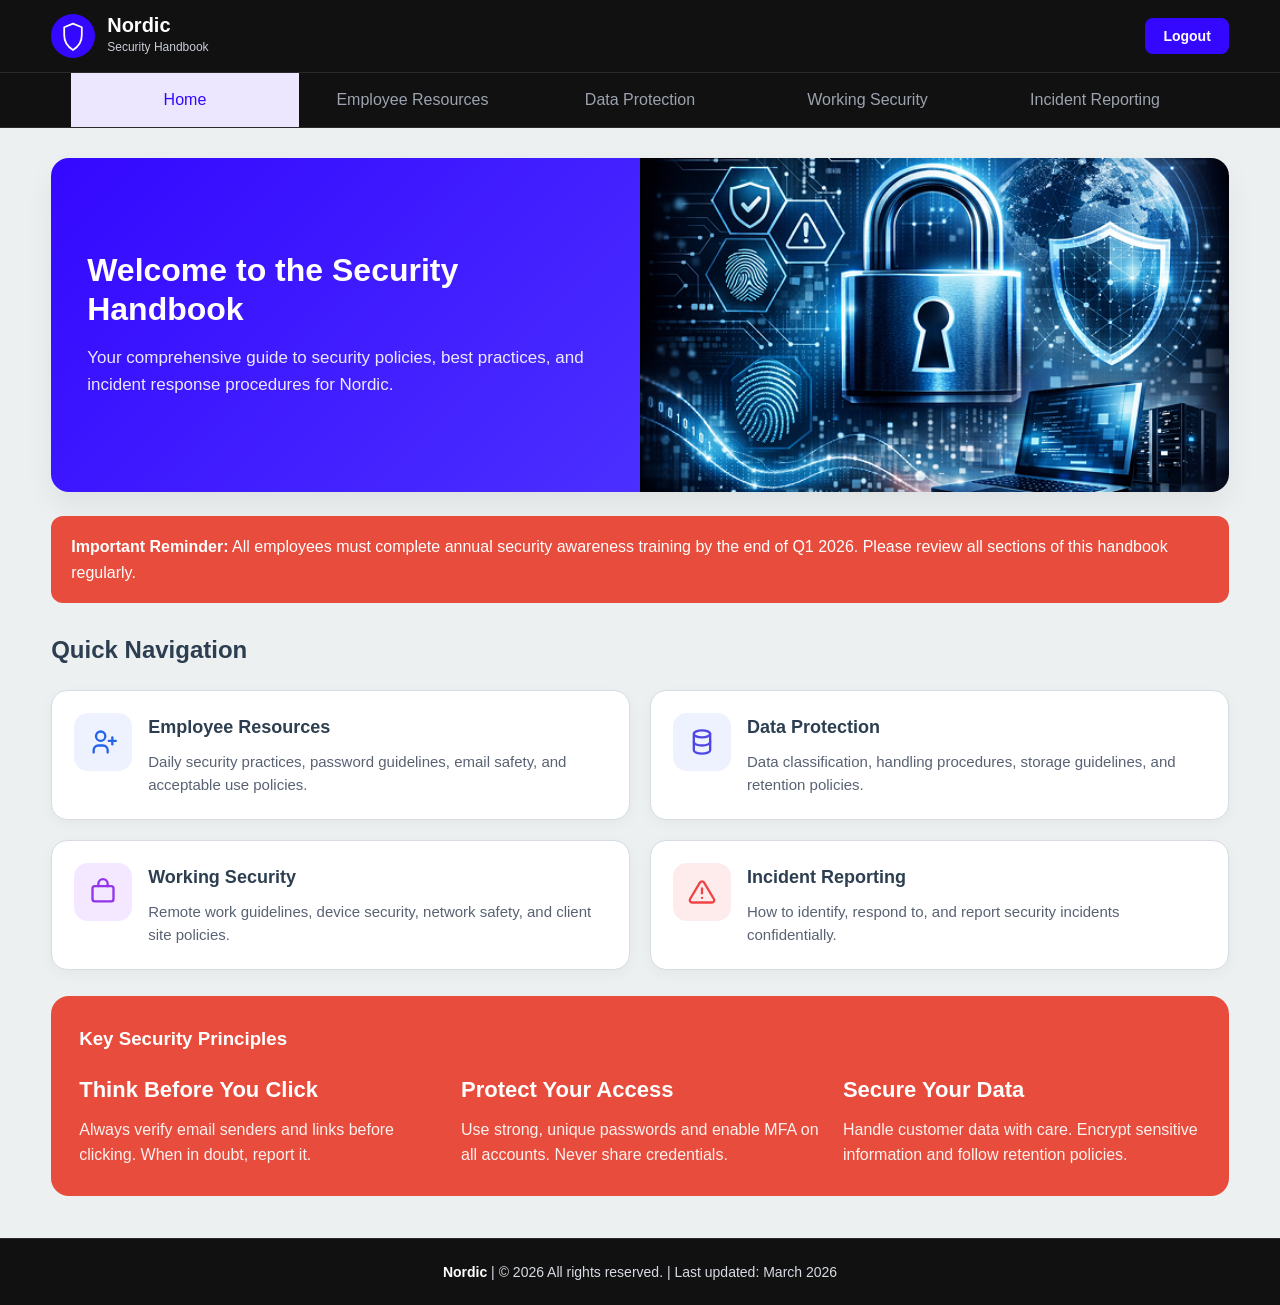
<file: Jane-version/home.html>
<!DOCTYPE html>
<html lang="en">
<head>
    <meta charset="UTF-8">
    <meta name="viewport" content="width=device-width, initial-scale=1.0">
    <title>Home - Nordic Security Handbook</title>
    <link rel="stylesheet" href="style.css">
</head>
<body>
    <div class="page-wrapper">
        <header>
            <div class="container topbar">
                <div class="logo-box">
                    <div class="logo-icon">
                        <img src="images/logo.svg" alt="Nordic logo">
                    </div>
                    <div class="logo-text">
                        <h1>Nordic</h1>
                        <p>Security Handbook</p>
                    </div>
                </div>
                <a href="index.html"><button class="logout-btn">Logout</button></a>
            </div>
        </header>

        <nav>
            <div class="container nav-menu">
                <a href="home.html" class="active">Home</a>
                <a href="employee-resources.html">Employee Resources</a>
                <a href="data-protection.html">Data Protection</a>
                <a href="working-security.html">Working Security</a>
                <a href="incident-reporting.html">Incident Reporting</a>
            </div>
        </nav>

        <main>
            <div class="container">
                <section class="hero">
                    <div class="hero-left">
                        <h2>Welcome to the Security Handbook</h2>
                        <p>Your comprehensive guide to security policies, best practices, and incident response procedures for Nordic.</p>
                    </div>
                    <div class="hero-right">
                        <img src="images/hero.png" alt="Security hero image">
                    </div>
                </section>

                <div class="alert-box">
                    <strong>Important Reminder:</strong>
                    All employees must complete annual security awareness training by the end of Q1 2026. Please review all sections of this handbook regularly.
                </div>
<h2 class="quick-nav-title">Quick Navigation</h2>

<section class="grid-2">
    <a class="quick-link" href="employee-resources.html">
        <div class="quick-card">
            <div class="quick-icon blue-light">
                <svg viewBox="0 0 24 24">
                    <path d="M16 21V19A4 4 0 0 0 12 15H8A4 4 0 0 0 4 19V21"></path>
                    <circle cx="10" cy="7" r="4"></circle>
                    <path d="M20 8V14"></path>
                    <path d="M23 11H17"></path>
                </svg>
            </div>
            <div>
                <h4>Employee Resources</h4>
                <p>Daily security practices, password guidelines, email safety, and acceptable use policies.</p>
            </div>
        </div>
    </a>

    <a class="quick-link" href="data-protection.html">
        <div class="quick-card">
            <div class="quick-icon indigo-light">
                <svg viewBox="0 0 24 24">
                    <ellipse cx="12" cy="5" rx="7" ry="3"></ellipse>
                    <path d="M5 5V19C5 20.7 8.1 22 12 22C15.9 22 19 20.7 19 19V5"></path>
                    <path d="M5 12C5 13.7 8.1 15 12 15C15.9 15 19 13.7 19 12"></path>
                </svg>
            </div>
            <div>
                <h4>Data Protection</h4>
                <p>Data classification, handling procedures, storage guidelines, and retention policies.</p>
            </div>
        </div>
    </a>

    <a class="quick-link" href="working-security.html">
        <div class="quick-card">
            <div class="quick-icon purple-light">
                <svg viewBox="0 0 24 24">
                    <rect x="3" y="7" width="18" height="13" rx="2"></rect>
                    <path d="M8 7V5A4 4 0 0 1 16 5V7"></path>
                </svg>
            </div>
            <div>
                <h4>Working Security</h4>
                <p>Remote work guidelines, device security, network safety, and client site policies.</p>
            </div>
        </div>
    </a>

    <a class="quick-link" href="incident-reporting.html">
        <div class="quick-card">
            <div class="quick-icon red-light">
                <svg viewBox="0 0 24 24">
                    <path d="M12 9V13"></path>
                    <path d="M12 17H12.01"></path>
                    <path d="M10.3 3.8L1.8 18A2 2 0 0 0 3.5 21H20.5A2 2 0 0 0 22.2 18L13.7 3.8A2 2 0 0 0 10.3 3.8Z"></path>
                </svg>
            </div>
            <div>
                <h4>Incident Reporting</h4>
                <p>How to identify, respond to, and report security incidents confidentially.</p>
            </div>
        </div>
    </a>
</section>

                <section class="red-section">
                    <h3>Key Security Principles</h3>
                    <div class="red-columns">
                        <div>
                            <h4>Think Before You Click</h4>
                            <p>Always verify email senders and links before clicking. When in doubt, report it.</p>
                        </div>
                        <div>
                            <h4>Protect Your Access</h4>
                            <p>Use strong, unique passwords and enable MFA on all accounts. Never share credentials.</p>
                        </div>
                        <div>
                            <h4>Secure Your Data</h4>
                            <p>Handle customer data with care. Encrypt sensitive information and follow retention policies.</p>
                        </div>
                    </div>
                </section>
            </div>
        </main>

        <footer>
            <strong>Nordic</strong> | © 2026 All rights reserved. | Last updated: March 2026
        </footer>
    </div>
</body>
</html>
</file>
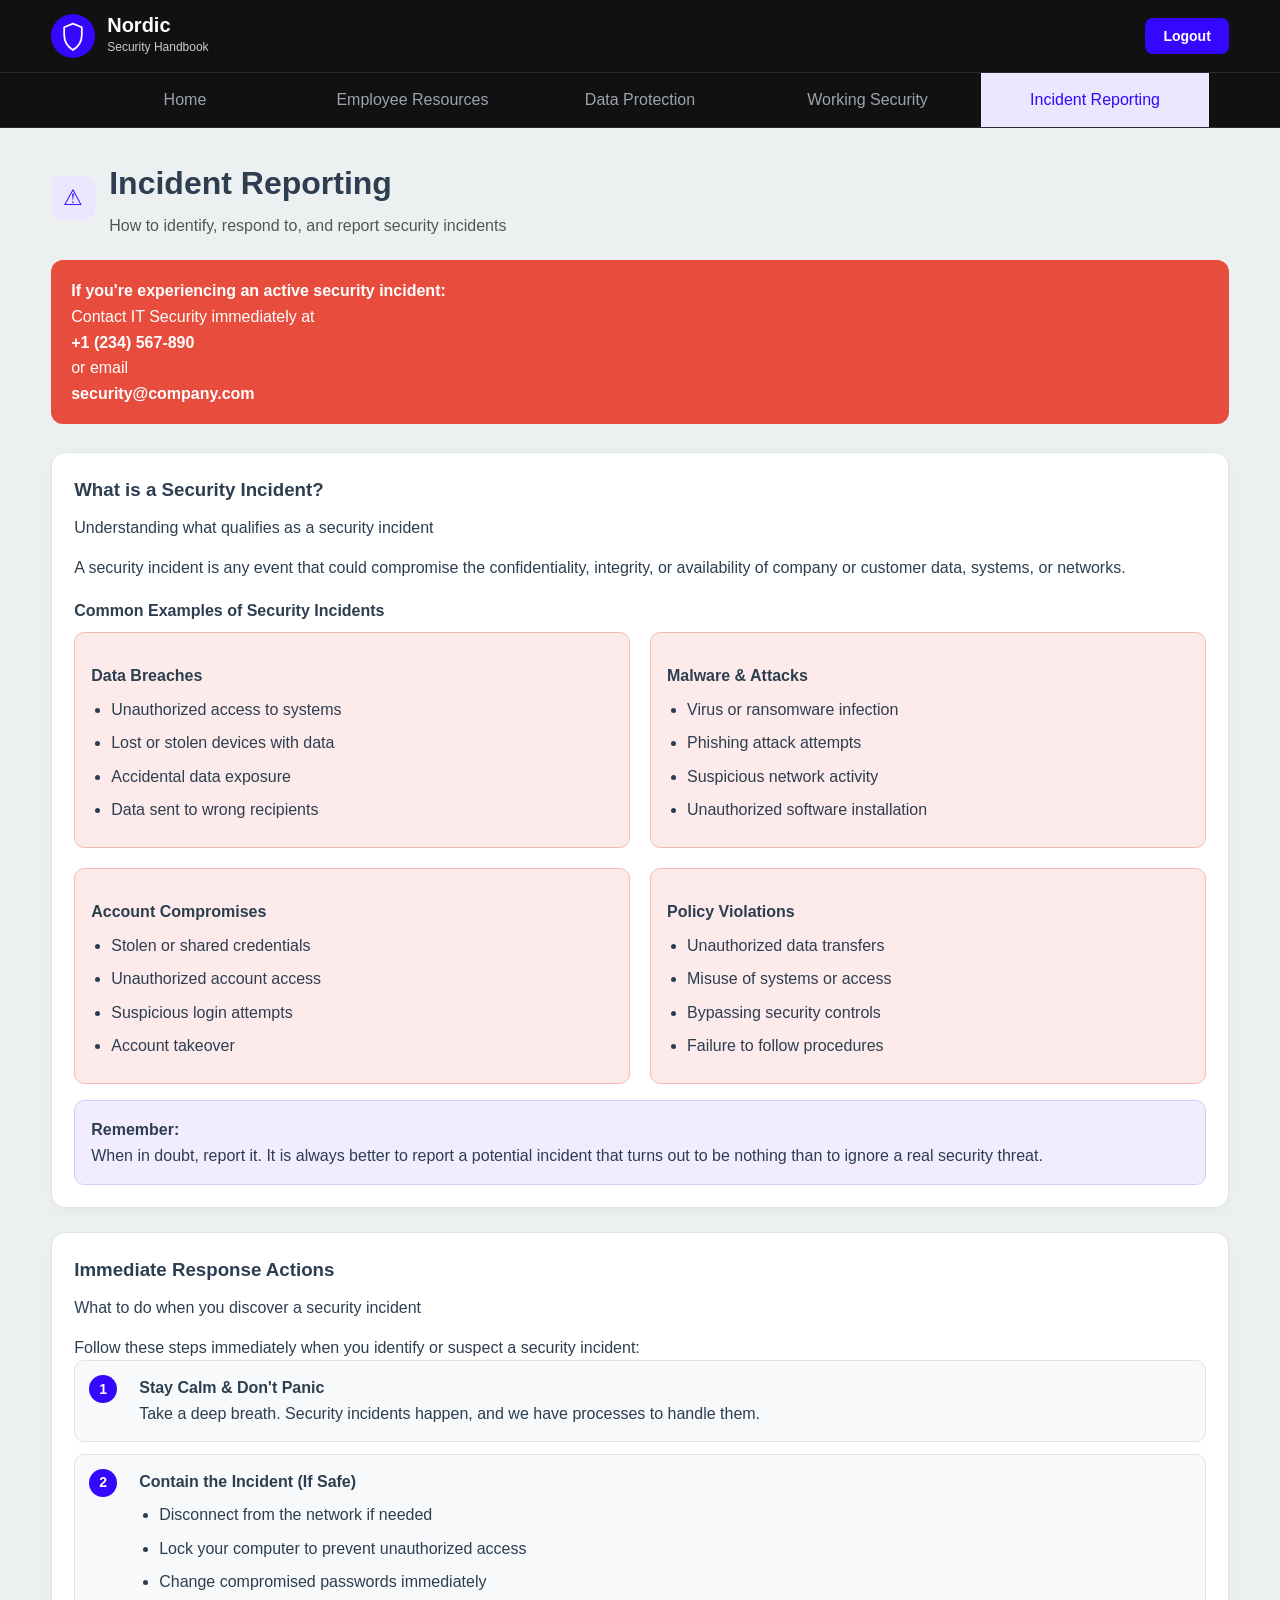
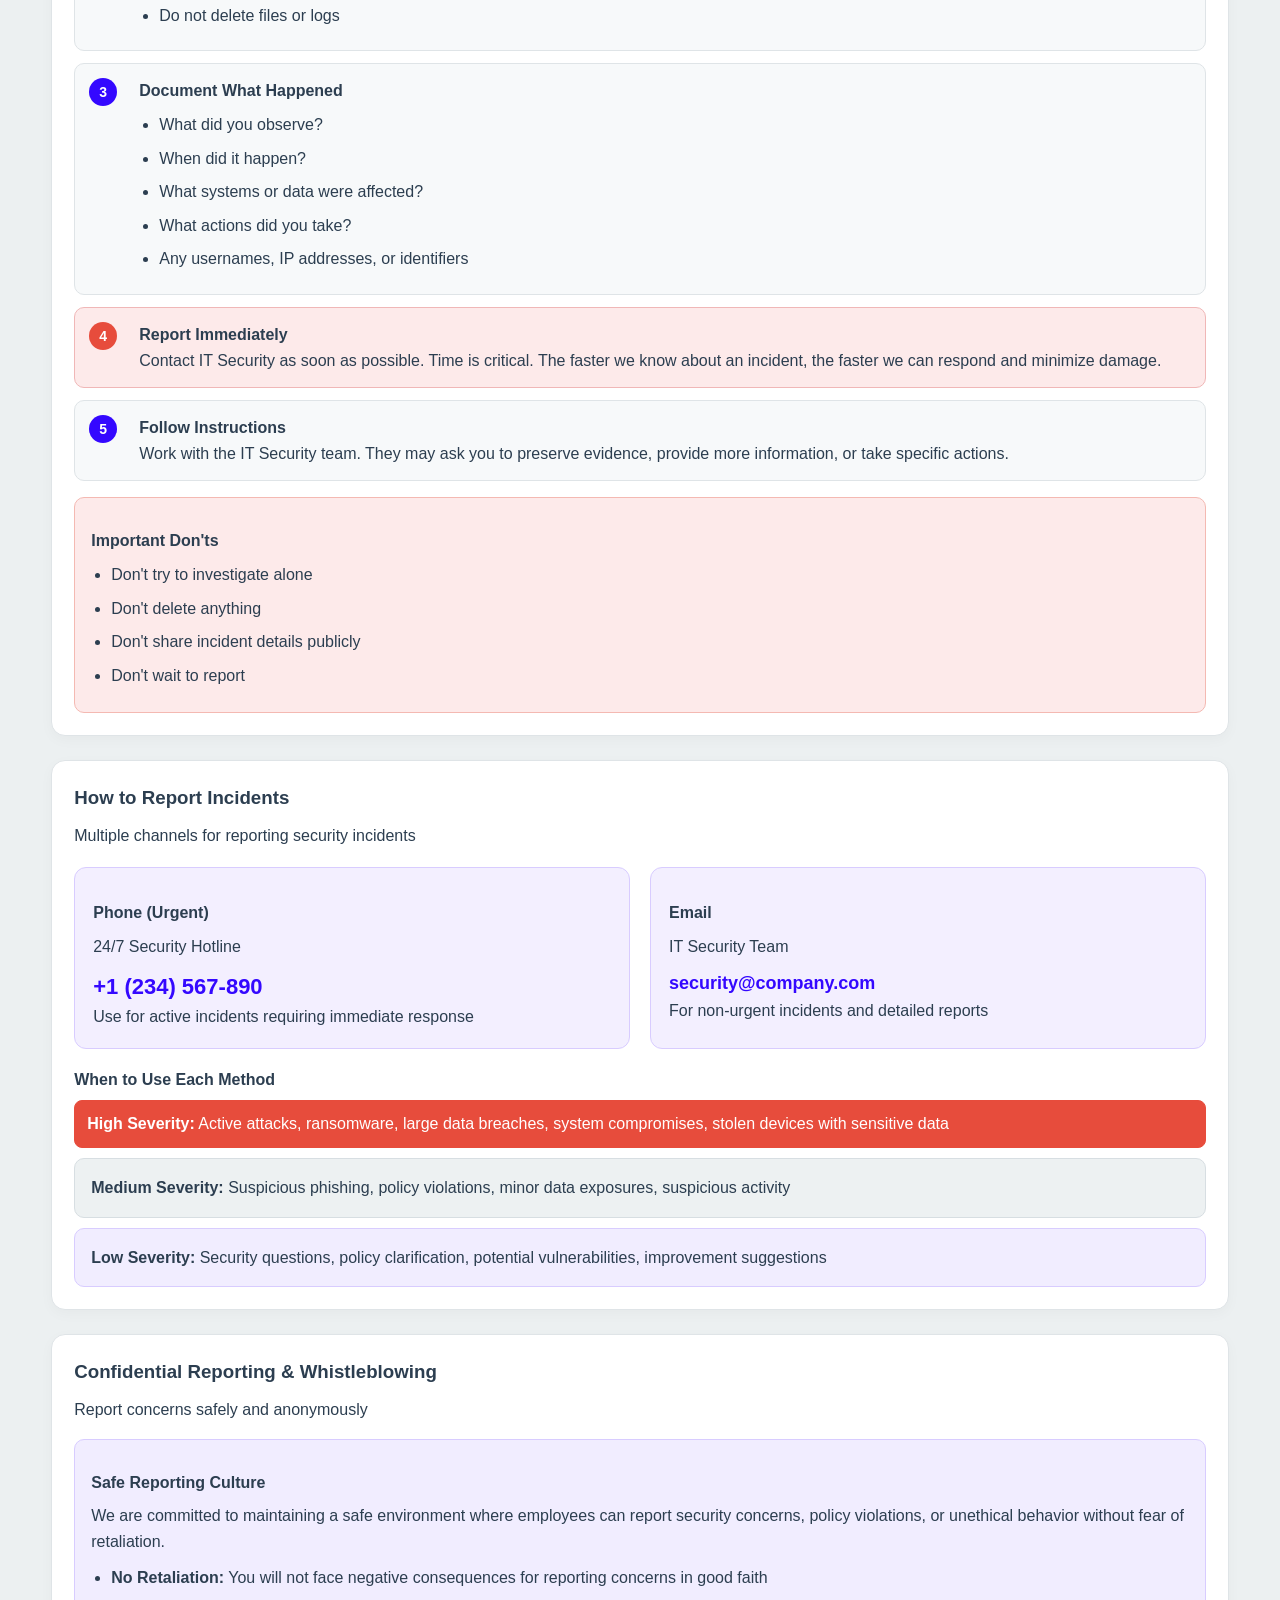
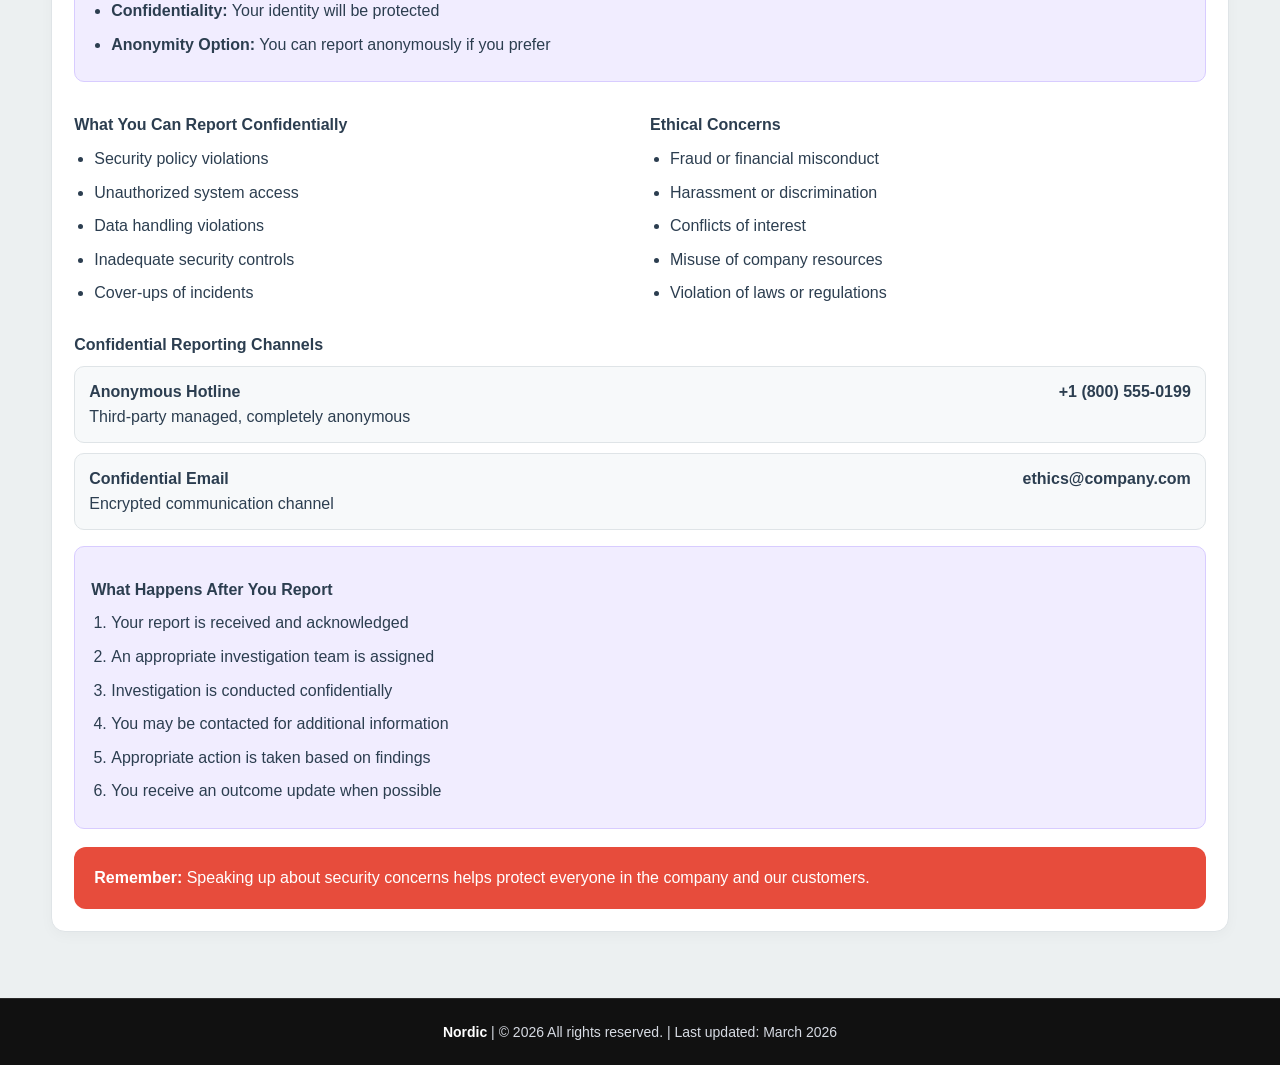
<file: Jane-version/incident-reporting.html>
<!DOCTYPE html>
<html lang="en">
<head>
    <meta charset="UTF-8">
    <meta name="viewport" content="width=device-width, initial-scale=1.0">
    <title>Incident Reporting - Nordic Security Handbook</title>
    <link rel="stylesheet" href="style.css">
</head>
<body>
    <div class="page-wrapper">
        <header>
            <div class="container topbar">
                <div class="logo-box">
                    <div class="logo-icon">
                        <img src="images/logo.svg" alt="Nordic logo">
                    </div>
                    <div class="logo-text">
                        <h1>Nordic</h1>
                        <p>Security Handbook</p>
                    </div>
                </div>
                <a href="index.html"><button class="logout-btn">Logout</button></a>
            </div>
        </header>

        <nav>
            <div class="container nav-menu">
                <a href="home.html">Home</a>
                <a href="employee-resources.html">Employee Resources</a>
                <a href="data-protection.html">Data Protection</a>
                <a href="working-security.html">Working Security</a>
                <a href="incident-reporting.html" class="active">Incident Reporting</a>
            </div>
        </nav>

        <main>
            <div class="container">
                <div class="page-title">
                    <div class="page-title-icon">⚠</div>
                    <div>
                        <h2>Incident Reporting</h2>
                        <p>How to identify, respond to, and report security incidents</p>
                    </div>
                </div>

                <div class="alert-box">
                    <strong>If you're experiencing an active security incident:</strong><br>
                    Contact IT Security immediately at<br>
                    <strong>+1 (234) 567-890</strong><br>
                    or email<br>
                    <strong>security@company.com</strong>
                </div>

                <section class="card">
                    <h3>What is a Security Incident?</h3>
                    <p>Understanding what qualifies as a security incident</p>
                    <p style="margin-top: 14px;">A security incident is any event that could compromise the confidentiality, integrity, or availability of company or customer data, systems, or networks.</p>

                    <h4 style="margin-top: 18px;">Common Examples of Security Incidents</h4>
                    <div class="grid-2">
                        <div class="soft-red">
                            <h4>Data Breaches</h4>
                            <ul>
                                <li>Unauthorized access to systems</li>
                                <li>Lost or stolen devices with data</li>
                                <li>Accidental data exposure</li>
                                <li>Data sent to wrong recipients</li>
                            </ul>
                        </div>

                        <div class="soft-red">
                            <h4>Malware &amp; Attacks</h4>
                            <ul>
                                <li>Virus or ransomware infection</li>
                                <li>Phishing attack attempts</li>
                                <li>Suspicious network activity</li>
                                <li>Unauthorized software installation</li>
                            </ul>
                        </div>

                        <div class="soft-red">
                            <h4>Account Compromises</h4>
                            <ul>
                                <li>Stolen or shared credentials</li>
                                <li>Unauthorized account access</li>
                                <li>Suspicious login attempts</li>
                                <li>Account takeover</li>
                            </ul>
                        </div>

                        <div class="soft-red">
                            <h4>Policy Violations</h4>
                            <ul>
                                <li>Unauthorized data transfers</li>
                                <li>Misuse of systems or access</li>
                                <li>Bypassing security controls</li>
                                <li>Failure to follow procedures</li>
                            </ul>
                        </div>
                    </div>

                    <div class="soft-purple" style="margin-top: 16px;">
                        <strong>Remember:</strong><br>
                        When in doubt, report it. It is always better to report a potential incident that turns out to be nothing than to ignore a real security threat.
                    </div>
                </section>

                <section class="card">
                    <h3>Immediate Response Actions</h3>
                    <p>What to do when you discover a security incident</p>
                    <p style="margin-top: 14px;">Follow these steps immediately when you identify or suspect a security incident:</p>

                    <div class="step-box">
                        <div class="number-badge">1</div>
                        <div>
                            <strong>Stay Calm &amp; Don't Panic</strong>
                            <p>Take a deep breath. Security incidents happen, and we have processes to handle them.</p>
                        </div>
                    </div>

                    <div class="step-box">
                        <div class="number-badge">2</div>
                        <div>
                            <strong>Contain the Incident (If Safe)</strong>
                            <ul style="margin-top: 8px;">
                                <li>Disconnect from the network if needed</li>
                                <li>Lock your computer to prevent unauthorized access</li>
                                <li>Change compromised passwords immediately</li>
                                <li>Do not delete files or logs</li>
                            </ul>
                        </div>
                    </div>

                    <div class="step-box">
                        <div class="number-badge">3</div>
                        <div>
                            <strong>Document What Happened</strong>
                            <ul style="margin-top: 8px;">
                                <li>What did you observe?</li>
                                <li>When did it happen?</li>
                                <li>What systems or data were affected?</li>
                                <li>What actions did you take?</li>
                                <li>Any usernames, IP addresses, or identifiers</li>
                            </ul>
                        </div>
                    </div>

                    <div class="step-box red-step">
                        <div class="number-badge" style="background-color:#E74C3C;">4</div>
                        <div>
                            <strong>Report Immediately</strong>
                            <p>Contact IT Security as soon as possible. Time is critical. The faster we know about an incident, the faster we can respond and minimize damage.</p>
                        </div>
                    </div>

                    <div class="step-box">
                        <div class="number-badge">5</div>
                        <div>
                            <strong>Follow Instructions</strong>
                            <p>Work with the IT Security team. They may ask you to preserve evidence, provide more information, or take specific actions.</p>
                        </div>
                    </div>

                    <div class="soft-red" style="margin-top: 16px;">
                        <h4>Important Don'ts</h4>
                        <ul>
                            <li>Don't try to investigate alone</li>
                            <li>Don't delete anything</li>
                            <li>Don't share incident details publicly</li>
                            <li>Don't wait to report</li>
                        </ul>
                    </div>
                </section>

                <section class="card">
                    <h3>How to Report Incidents</h3>
                    <p>Multiple channels for reporting security incidents</p>

                    <div class="contact-boxes" style="margin-top: 18px;">
                        <div class="method-box">
                            <h4>Phone (Urgent)</h4>
                            <p>24/7 Security Hotline</p>
                            <p style="font-size: 22px; color: #3408FF; font-weight: bold; margin-top: 10px;">+1 (234) 567-890</p>
                            <p>Use for active incidents requiring immediate response</p>
                        </div>

                        <div class="method-box">
                            <h4>Email</h4>
                            <p>IT Security Team</p>
                            <p style="font-size: 18px; color: #3408FF; font-weight: bold; margin-top: 10px;">security@company.com</p>
                            <p>For non-urgent incidents and detailed reports</p>
                        </div>
                    </div>

                    <h4 style="margin-top: 18px;">When to Use Each Method</h4>
                    <div class="warning-item" style="background:#E74C3C; color:white; border-color:#E74C3C;">
                        <strong>High Severity:</strong> Active attacks, ransomware, large data breaches, system compromises, stolen devices with sensitive data
                    </div>
                    <div class="soft-gray">
                        <strong>Medium Severity:</strong> Suspicious phishing, policy violations, minor data exposures, suspicious activity
                    </div>
                    <div class="soft-purple" style="margin-top: 10px;">
                        <strong>Low Severity:</strong> Security questions, policy clarification, potential vulnerabilities, improvement suggestions
                    </div>
                </section>

                <section class="card">
                    <h3>Confidential Reporting &amp; Whistleblowing</h3>
                    <p>Report concerns safely and anonymously</p>

                    <div class="soft-purple" style="margin-top: 16px;">
                        <h4>Safe Reporting Culture</h4>
                        <p>We are committed to maintaining a safe environment where employees can report security concerns, policy violations, or unethical behavior without fear of retaliation.</p>
                        <ul style="margin-top: 10px;">
                            <li><strong>No Retaliation:</strong> You will not face negative consequences for reporting concerns in good faith</li>
                            <li><strong>Confidentiality:</strong> Your identity will be protected</li>
                            <li><strong>Anonymity Option:</strong> You can report anonymously if you prefer</li>
                        </ul>
                    </div>

                    <div class="two-column" style="margin-top: 16px;">
                        <div>
                            <h4>What You Can Report Confidentially</h4>
                            <ul>
                                <li>Security policy violations</li>
                                <li>Unauthorized system access</li>
                                <li>Data handling violations</li>
                                <li>Inadequate security controls</li>
                                <li>Cover-ups of incidents</li>
                            </ul>
                        </div>
                        <div>
                            <h4>Ethical Concerns</h4>
                            <ul>
                                <li>Fraud or financial misconduct</li>
                                <li>Harassment or discrimination</li>
                                <li>Conflicts of interest</li>
                                <li>Misuse of company resources</li>
                                <li>Violation of laws or regulations</li>
                            </ul>
                        </div>
                    </div>

                    <h4 style="margin-top: 18px;">Confidential Reporting Channels</h4>
                    <div class="info-row">
                        <span><strong>Anonymous Hotline</strong><br>Third-party managed, completely anonymous</span>
                        <span><strong>+1 (800) 555-0199</strong></span>
                    </div>
                    <div class="info-row">
                        <span><strong>Confidential Email</strong><br>Encrypted communication channel</span>
                        <span><strong>ethics@company.com</strong></span>
                    </div>

                    <div class="soft-purple" style="margin-top: 16px;">
                        <h4>What Happens After You Report</h4>
                        <ol>
                            <li>Your report is received and acknowledged</li>
                            <li>An appropriate investigation team is assigned</li>
                            <li>Investigation is conducted confidentially</li>
                            <li>You may be contacted for additional information</li>
                            <li>Appropriate action is taken based on findings</li>
                            <li>You receive an outcome update when possible</li>
                        </ol>
                    </div>

                    <div class="alert-box" style="margin-top: 18px; margin-bottom: 0;">
                        <strong>Remember:</strong> Speaking up about security concerns helps protect everyone in the company and our customers.
                    </div>
                </section>
            </div>
        </main>

        <footer>
            <strong>Nordic</strong> | © 2026 All rights reserved. | Last updated: March 2026
        </footer>
    </div>
</body>
</html>
</file>
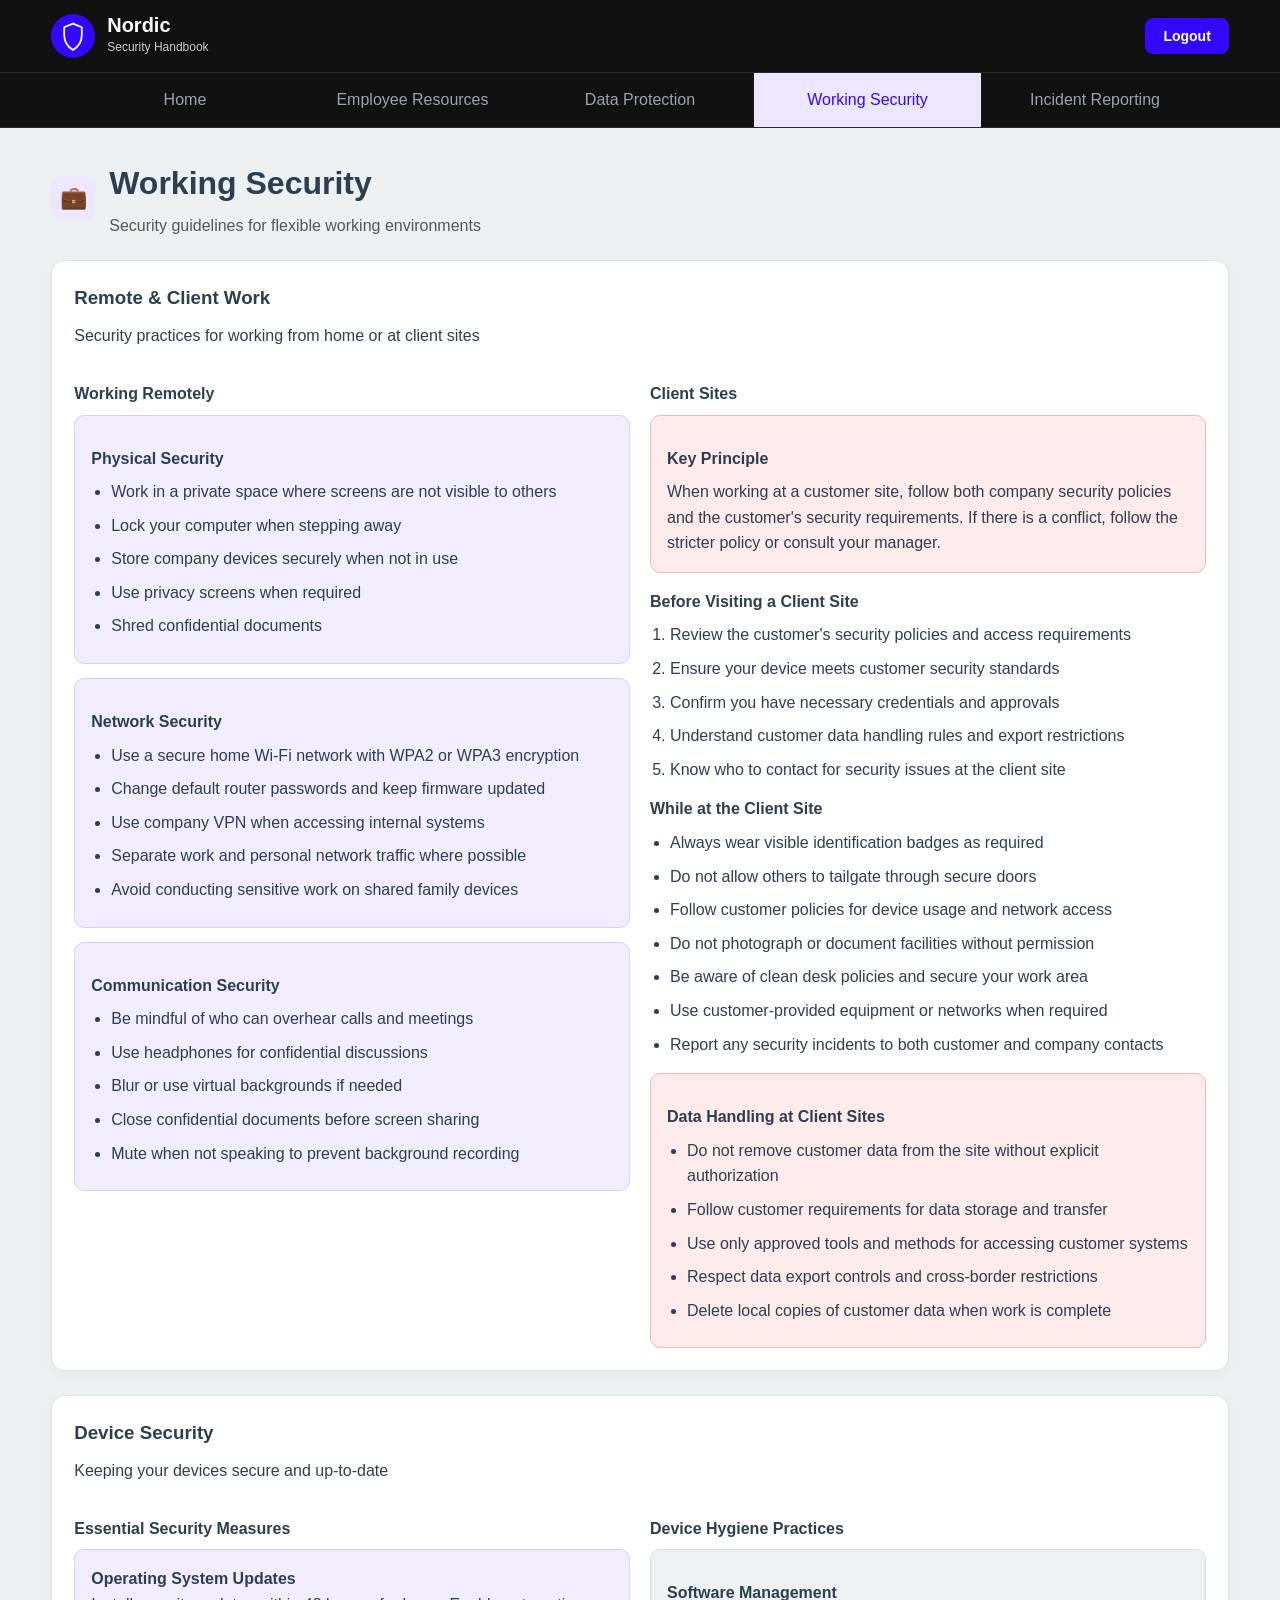
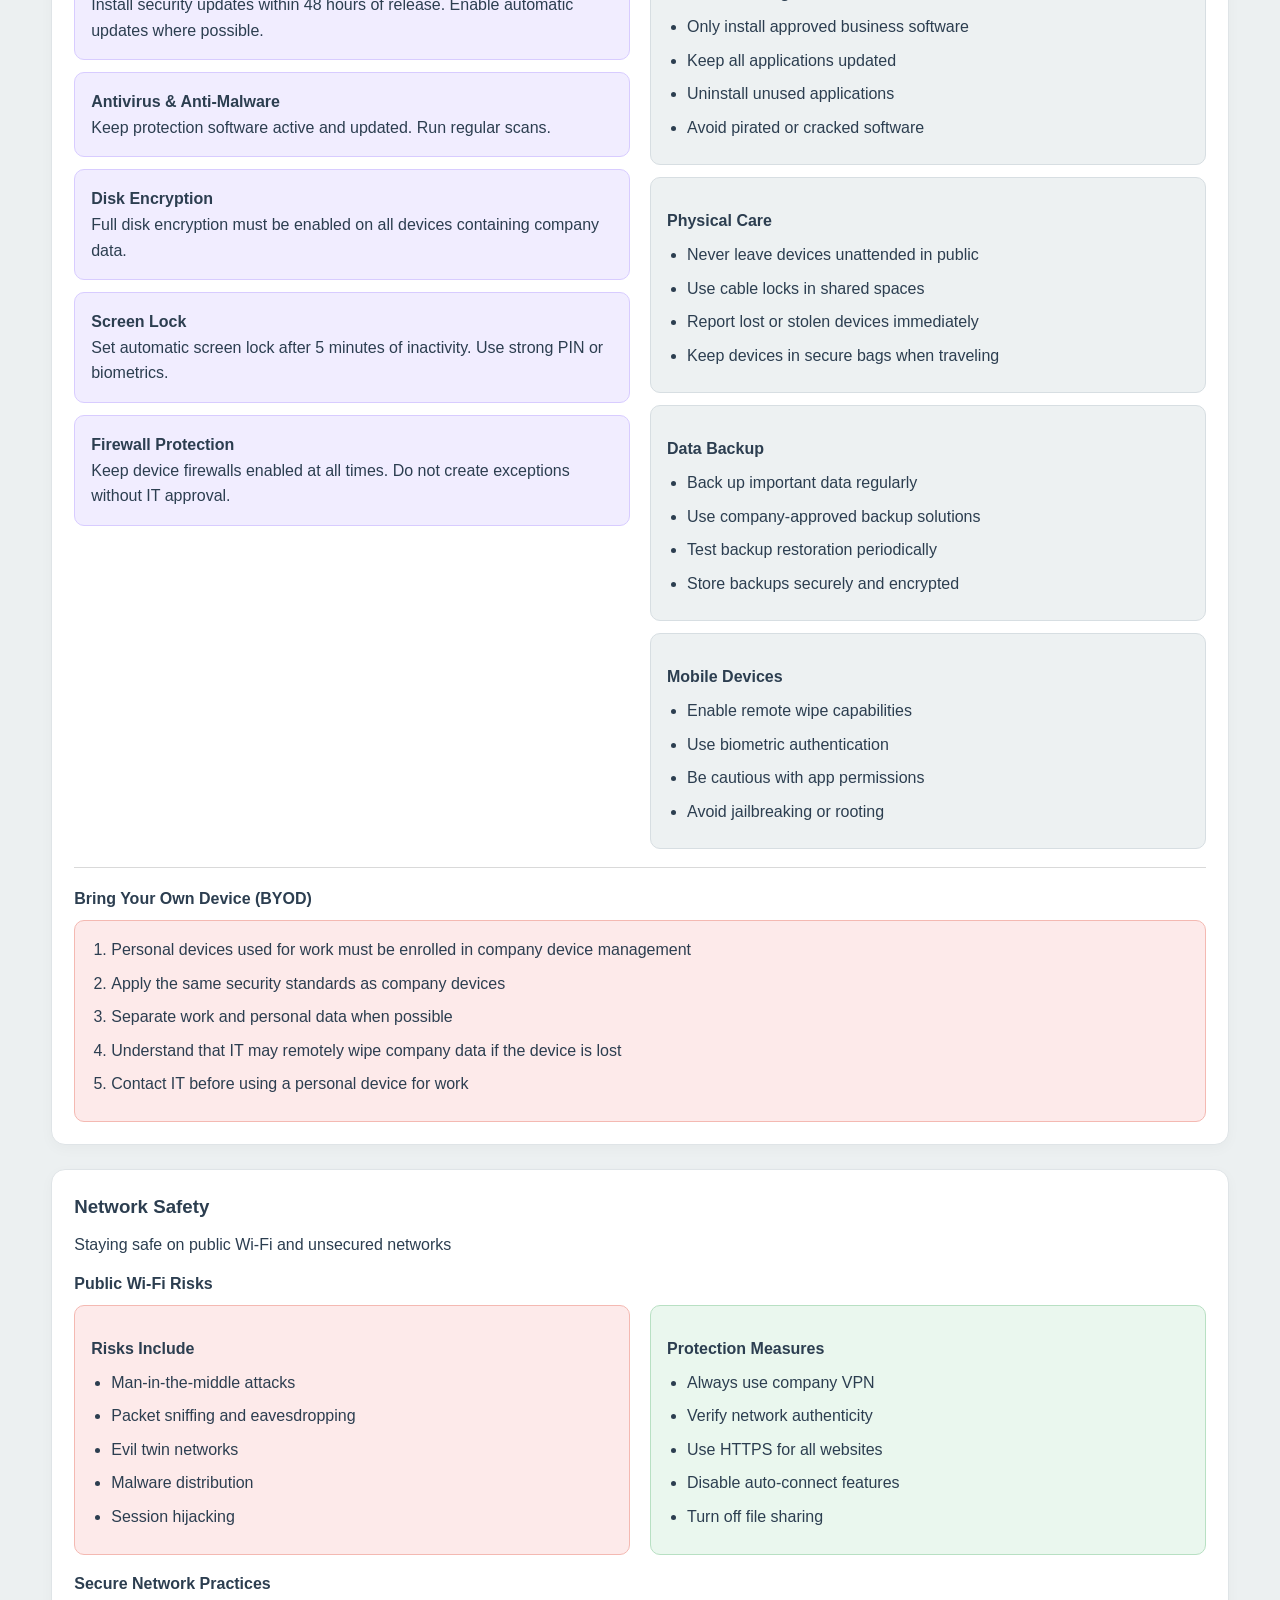
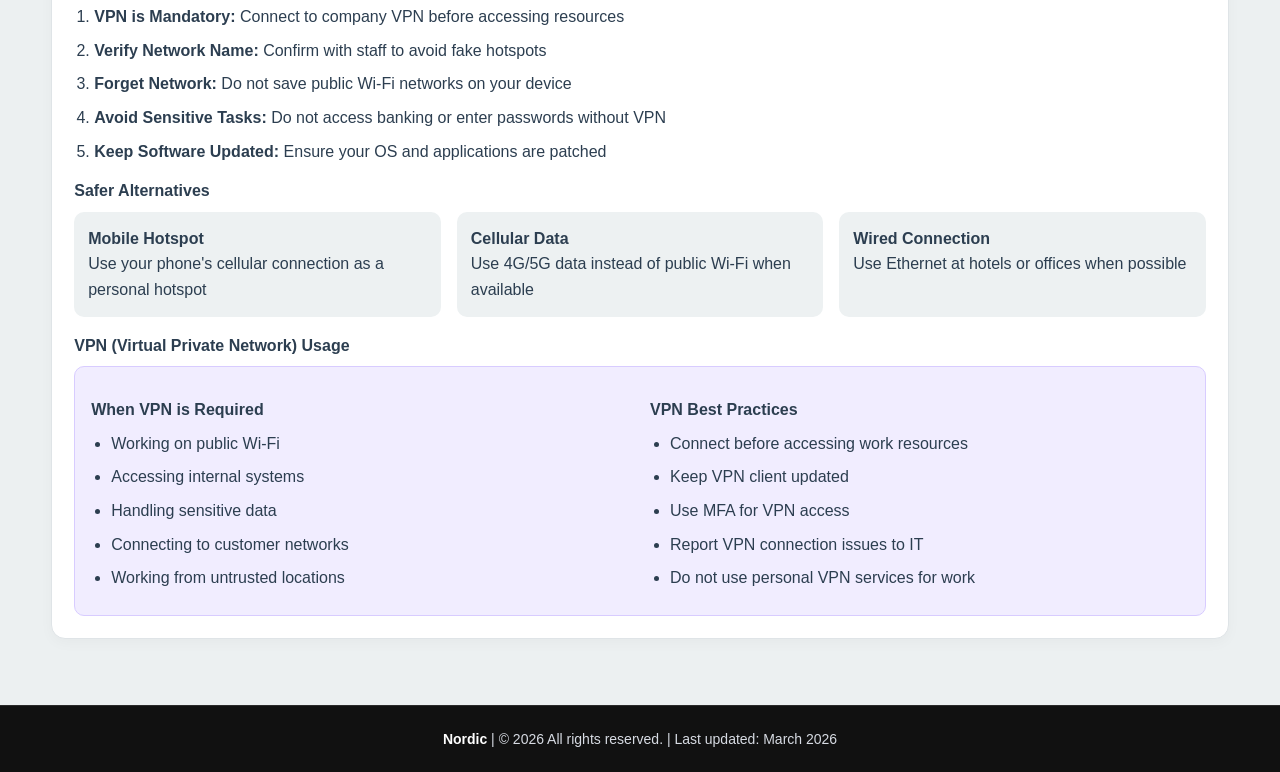
<file: Jane-version/working-security.html>
<!DOCTYPE html>
<html lang="en">
<head>
    <meta charset="UTF-8">
    <meta name="viewport" content="width=device-width, initial-scale=1.0">
    <title>Working Security - Nordic Security Handbook</title>
    <link rel="stylesheet" href="style.css">
</head>
<body>
    <div class="page-wrapper">
        <header>
            <div class="container topbar">
                <div class="logo-box">
                    <div class="logo-icon">
                        <img src="images/logo.svg" alt="Nordic logo">
                    </div>
                    <div class="logo-text">
                        <h1>Nordic</h1>
                        <p>Security Handbook</p>
                    </div>
                </div>
                <a href="index.html"><button class="logout-btn">Logout</button></a>
            </div>
        </header>

        <nav>
            <div class="container nav-menu">
                <a href="home.html">Home</a>
                <a href="employee-resources.html">Employee Resources</a>
                <a href="data-protection.html">Data Protection</a>
                <a href="working-security.html" class="active">Working Security</a>
                <a href="incident-reporting.html">Incident Reporting</a>
            </div>
        </nav>

        <main>
            <div class="container">
                <div class="page-title">
                    <div class="page-title-icon">💼</div>
                    <div>
                        <h2>Working Security</h2>
                        <p>Security guidelines for flexible working environments</p>
                    </div>
                </div>

                <section class="card">
                    <h3>Remote &amp; Client Work</h3>
                    <p>Security practices for working from home or at client sites</p>

                    <div class="two-column" style="margin-top: 18px;">
                        <div>
                            <h4>Working Remotely</h4>

                            <div class="soft-purple">
                                <h4>Physical Security</h4>
                                <ul>
                                    <li>Work in a private space where screens are not visible to others</li>
                                    <li>Lock your computer when stepping away</li>
                                    <li>Store company devices securely when not in use</li>
                                    <li>Use privacy screens when required</li>
                                    <li>Shred confidential documents</li>
                                </ul>
                            </div>

                            <div class="soft-purple" style="margin-top: 14px;">
                                <h4>Network Security</h4>
                                <ul>
                                    <li>Use a secure home Wi-Fi network with WPA2 or WPA3 encryption</li>
                                    <li>Change default router passwords and keep firmware updated</li>
                                    <li>Use company VPN when accessing internal systems</li>
                                    <li>Separate work and personal network traffic where possible</li>
                                    <li>Avoid conducting sensitive work on shared family devices</li>
                                </ul>
                            </div>

                            <div class="soft-purple" style="margin-top: 14px;">
                                <h4>Communication Security</h4>
                                <ul>
                                    <li>Be mindful of who can overhear calls and meetings</li>
                                    <li>Use headphones for confidential discussions</li>
                                    <li>Blur or use virtual backgrounds if needed</li>
                                    <li>Close confidential documents before screen sharing</li>
                                    <li>Mute when not speaking to prevent background recording</li>
                                </ul>
                            </div>
                        </div>

                        <div>
                            <h4>Client Sites</h4>

                            <div class="soft-red">
                                <h4>Key Principle</h4>
                                <p>When working at a customer site, follow both company security policies and the customer's security requirements. If there is a conflict, follow the stricter policy or consult your manager.</p>
                            </div>

                            <h4 style="margin-top: 16px;">Before Visiting a Client Site</h4>
                            <ol>
                                <li>Review the customer's security policies and access requirements</li>
                                <li>Ensure your device meets customer security standards</li>
                                <li>Confirm you have necessary credentials and approvals</li>
                                <li>Understand customer data handling rules and export restrictions</li>
                                <li>Know who to contact for security issues at the client site</li>
                            </ol>

                            <h4>While at the Client Site</h4>
                            <ul>
                                <li>Always wear visible identification badges as required</li>
                                <li>Do not allow others to tailgate through secure doors</li>
                                <li>Follow customer policies for device usage and network access</li>
                                <li>Do not photograph or document facilities without permission</li>
                                <li>Be aware of clean desk policies and secure your work area</li>
                                <li>Use customer-provided equipment or networks when required</li>
                                <li>Report any security incidents to both customer and company contacts</li>
                            </ul>

                            <div class="soft-red" style="margin-top: 16px;">
                                <h4>Data Handling at Client Sites</h4>
                                <ul>
                                    <li>Do not remove customer data from the site without explicit authorization</li>
                                    <li>Follow customer requirements for data storage and transfer</li>
                                    <li>Use only approved tools and methods for accessing customer systems</li>
                                    <li>Respect data export controls and cross-border restrictions</li>
                                    <li>Delete local copies of customer data when work is complete</li>
                                </ul>
                            </div>
                        </div>
                    </div>
                </section>

                <section class="card">
                    <h3>Device Security</h3>
                    <p>Keeping your devices secure and up-to-date</p>

                    <div class="two-column" style="margin-top: 18px;">
                        <div>
                            <h4>Essential Security Measures</h4>

                            <div class="soft-purple">
                                <strong>Operating System Updates</strong>
                                <p>Install security updates within 48 hours of release. Enable automatic updates where possible.</p>
                            </div>

                            <div class="soft-purple" style="margin-top: 12px;">
                                <strong>Antivirus &amp; Anti-Malware</strong>
                                <p>Keep protection software active and updated. Run regular scans.</p>
                            </div>

                            <div class="soft-purple" style="margin-top: 12px;">
                                <strong>Disk Encryption</strong>
                                <p>Full disk encryption must be enabled on all devices containing company data.</p>
                            </div>

                            <div class="soft-purple" style="margin-top: 12px;">
                                <strong>Screen Lock</strong>
                                <p>Set automatic screen lock after 5 minutes of inactivity. Use strong PIN or biometrics.</p>
                            </div>

                            <div class="soft-purple" style="margin-top: 12px;">
                                <strong>Firewall Protection</strong>
                                <p>Keep device firewalls enabled at all times. Do not create exceptions without IT approval.</p>
                            </div>
                        </div>

                        <div>
                            <h4>Device Hygiene Practices</h4>

                            <div class="soft-gray">
                                <h4>Software Management</h4>
                                <ul>
                                    <li>Only install approved business software</li>
                                    <li>Keep all applications updated</li>
                                    <li>Uninstall unused applications</li>
                                    <li>Avoid pirated or cracked software</li>
                                </ul>
                            </div>

                            <div class="soft-gray" style="margin-top: 12px;">
                                <h4>Physical Care</h4>
                                <ul>
                                    <li>Never leave devices unattended in public</li>
                                    <li>Use cable locks in shared spaces</li>
                                    <li>Report lost or stolen devices immediately</li>
                                    <li>Keep devices in secure bags when traveling</li>
                                </ul>
                            </div>

                            <div class="soft-gray" style="margin-top: 12px;">
                                <h4>Data Backup</h4>
                                <ul>
                                    <li>Back up important data regularly</li>
                                    <li>Use company-approved backup solutions</li>
                                    <li>Test backup restoration periodically</li>
                                    <li>Store backups securely and encrypted</li>
                                </ul>
                            </div>

                            <div class="soft-gray" style="margin-top: 12px;">
                                <h4>Mobile Devices</h4>
                                <ul>
                                    <li>Enable remote wipe capabilities</li>
                                    <li>Use biometric authentication</li>
                                    <li>Be cautious with app permissions</li>
                                    <li>Avoid jailbreaking or rooting</li>
                                </ul>
                            </div>
                        </div>
                    </div>

                    <div class="divider"></div>

                    <h4>Bring Your Own Device (BYOD)</h4>
                    <div class="soft-red">
                        <ol>
                            <li>Personal devices used for work must be enrolled in company device management</li>
                            <li>Apply the same security standards as company devices</li>
                            <li>Separate work and personal data when possible</li>
                            <li>Understand that IT may remotely wipe company data if the device is lost</li>
                            <li>Contact IT before using a personal device for work</li>
                        </ol>
                    </div>
                </section>

                <section class="card">
                    <h3>Network Safety</h3>
                    <p>Staying safe on public Wi-Fi and unsecured networks</p>

                    <h4>Public Wi-Fi Risks</h4>
                    <div class="two-column">
                        <div class="soft-red">
                            <h4>Risks Include</h4>
                            <ul>
                                <li>Man-in-the-middle attacks</li>
                                <li>Packet sniffing and eavesdropping</li>
                                <li>Evil twin networks</li>
                                <li>Malware distribution</li>
                                <li>Session hijacking</li>
                            </ul>
                        </div>

                        <div class="soft-green">
                            <h4>Protection Measures</h4>
                            <ul>
                                <li>Always use company VPN</li>
                                <li>Verify network authenticity</li>
                                <li>Use HTTPS for all websites</li>
                                <li>Disable auto-connect features</li>
                                <li>Turn off file sharing</li>
                            </ul>
                        </div>
                    </div>

                    <h4 style="margin-top: 16px;">Secure Network Practices</h4>
                    <ol>
                        <li><strong>VPN is Mandatory:</strong> Connect to company VPN before accessing resources</li>
                        <li><strong>Verify Network Name:</strong> Confirm with staff to avoid fake hotspots</li>
                        <li><strong>Forget Network:</strong> Do not save public Wi-Fi networks on your device</li>
                        <li><strong>Avoid Sensitive Tasks:</strong> Do not access banking or enter passwords without VPN</li>
                        <li><strong>Keep Software Updated:</strong> Ensure your OS and applications are patched</li>
                    </ol>

                    <h4>Safer Alternatives</h4>
                    <div class="small-box-list">
                        <div class="small-box">
                            <strong>Mobile Hotspot</strong>
                            <p>Use your phone's cellular connection as a personal hotspot</p>
                        </div>
                        <div class="small-box">
                            <strong>Cellular Data</strong>
                            <p>Use 4G/5G data instead of public Wi-Fi when available</p>
                        </div>
                        <div class="small-box">
                            <strong>Wired Connection</strong>
                            <p>Use Ethernet at hotels or offices when possible</p>
                        </div>
                    </div>

                    <h4 style="margin-top: 16px;">VPN (Virtual Private Network) Usage</h4>
                    <div class="soft-purple">
                        <div class="two-column">
                            <div>
                                <h4>When VPN is Required</h4>
                                <ul>
                                    <li>Working on public Wi-Fi</li>
                                    <li>Accessing internal systems</li>
                                    <li>Handling sensitive data</li>
                                    <li>Connecting to customer networks</li>
                                    <li>Working from untrusted locations</li>
                                </ul>
                            </div>
                            <div>
                                <h4>VPN Best Practices</h4>
                                <ul>
                                    <li>Connect before accessing work resources</li>
                                    <li>Keep VPN client updated</li>
                                    <li>Use MFA for VPN access</li>
                                    <li>Report VPN connection issues to IT</li>
                                    <li>Do not use personal VPN services for work</li>
                                </ul>
                            </div>
                        </div>
                    </div>
                </section>
            </div>
        </main>

        <footer>
            <strong>Nordic</strong> | © 2026 All rights reserved. | Last updated: March 2026
        </footer>
    </div>
</body>
</html>
</file>
<file: style.css>
* {
    margin: 0;
    padding: 0;
    box-sizing: border-box;
}

body {
    font-family: Arial, sans-serif;
    background-color: #ECF0F1;
    color: #2C3E50;
    line-height: 1.6;
}

a {
    text-decoration: none;
    color: inherit;
}

ul, ol {
    padding-left: 20px;
}

li {
    margin-bottom: 8px;
}

img {
    max-width: 100%;
    display: block;
}

.page-wrapper {
    min-height: 100vh;
    display: flex;
    flex-direction: column;
}

.container {
    width: 92%;
    max-width: 1180px;
    margin: 0 auto;
}

/* Website Header */
header {
    background-color: #1F1F1F;
    border-bottom: 1px solid #2a2a2a;
}

.topbar {
    display: flex;
    justify-content: space-between;
    align-items: center;
    padding: 14px 0;
}

.logo-box {
    display: flex;
    align-items: center;
    gap: 12px;
}

.logo-icon {
    width: 44px;
    height: 44px;
    border-radius: 10px;
    overflow: hidden;
    flex-shrink: 0;
}

.logo-text h1 {
    color: #ffffff;
    font-size: 20px;
    margin-bottom: 2px;
    line-height: 1.1;
}

.logo-text p {
    color: #c9ced6;
    font-size: 12px;
}

.logout-btn,
.primary-btn {
    background-color: #3408FF;
    color: white;
    border: none;
    padding: 10px 18px;
    border-radius: 8px;
    cursor: pointer;
    transition: 0.2s ease;
    font-size: 14px;
    font-weight: bold;
}

.logout-btn:hover,
.primary-btn:hover {
    background-color: #2200c7;
    transform: translateY(-1px);
}

/* THe navigation */
nav {
    background-color: #1f1f1f;
    border-bottom: 1px solid #2a2a2a;
}

.nav-menu {
    display: flex;
    justify-content: space-between; 
    align-items: center;
    gap: 0;
    padding: 0 20px;
}

.nav-menu a {
    flex: 1;
    text-align: center;
    padding: 14px 0;
    color: #9ca3af;
    text-decoration: none;
    font-weight: 500;
    transition: all 0.25s ease;
}

.nav-menu a:hover {
    background-color: #2b0fff;
    color: #ffffff;
}

.nav-menu a.active {
    background-color: #ece7ff;
    color: #3408FF;
    text-decoration: underline;
}

.nav-menu a.active:hover {
    color: #6366f1;
    background: #111827;
    border-radius: 8px;
    text-decoration: underline;
}

main {
    flex: 1;
    padding: 30px 0 42px;
}

/* LOGIN page */
.login-page {
    min-height: 100vh;
    display: flex;
    justify-content: center;
    align-items: center;
    background-color: #dfe5e7;
    padding: 20px;
}

.login-box {
    background-color: #ffffff;
    width: 100%;
    max-width: 450px;
    border-radius: 18px;
    padding: 32px 28px;
    border: 1px solid #d8d8d8;
    box-shadow: 0 10px 30px rgba(0, 0, 0, 0.06);
}

.login-header {
    text-align: center;
    margin-bottom: 24px;
}

.login-icon {
    width: 72px;
    height: 72px;
    margin: 0 auto 14px;
    overflow: hidden;
    border-radius: 50%;
}

.login-header h1 {
    font-size: 26px;
    margin-bottom: 8px;
}

.login-header p {
    font-size: 16px;
    color: #444;
}

.form-group {
    margin-bottom: 18px;
}

.form-group label {
    display: block;
    margin-bottom: 8px;
    font-weight: bold;
}

.form-group input {
    width: 100%;
    padding: 12px 12px;
    border: 1px solid #cfd6dc;
    border-radius: 8px;
    font-size: 15px;
}

.center-link {
    text-align: center;
    margin: 14px 0 20px;
    color: #3408FF;
    font-weight: bold;
}

.warning-box {
    background-color: #fdeaea;
    color: #E74C3C;
    border: 1px solid #f0b7b7;
    border-radius: 10px;
    padding: 14px;
    margin-top: 12px;
}

/* PAGE TITLE */
.page-title {
    display: flex;
    align-items: center;
    gap: 14px;
    margin-bottom: 22px;
}

   .page-title-icon {
    width: 44px;
    height: 44px;
    background-color: #ece7ff;
    color: #3408FF;
    border-radius: 10px;
    display: flex;
    align-items: center;
    justify-content: center;
    font-size: 22px;
    flex-shrink: 0;
}

.page-title h2 {
    font-size: 32px;
    margin-bottom: 4px;
}

.page-title p {
    color: #555;
}

/* Website hero*/
.hero {
    display: grid;
    grid-template-columns: 1fr 1fr;
    border-radius: 18px;
    overflow: hidden;
    margin-bottom: 24px;
    box-shadow: 0 14px 30px rgba(0, 0, 0, 0.06);
}

.hero-left {
    background: linear-gradient(135deg, #3408FF 0%, #4b2fff 100%);
    color: white;
    padding: 42px 36px;
    display: flex;
    flex-direction: column;
    justify-content: center;
}

.hero-badge {
    width: 52px;
    height: 52px;
    border-radius: 14px;
    background-color: rgba(255, 255, 255, 0.14);
    display: flex;
    align-items: center;
    justify-content: center;
    margin-bottom: 20px;
}

.hero-badge img {
    width: 28px;
    height: 28px;
}

.hero-left h2 {
    font-size: 32px;
    line-height: 1.2;
    margin-bottom: 16px;
}

.hero-left p {
    font-size: 17px;
    color: rgba(255, 255, 255, 0.9);
}

.hero-right {
    min-height: 300px;
    background-color: #cfd8dc;
}

.hero-right img {
    width: 100%;
    height: 100%;
    object-fit: cover;
}

/* ALERT */
.alert-box {
    background-color: #E74C3C;
    color: white;
    border-radius: 12px;
    padding: 18px 20px;
    margin-bottom: 28px;
}

.alert-soft {
    background-color: #fdeaea;
    color: #E74C3C;
    border: 1px solid #f0b7b7;
    border-radius: 10px;
    padding: 16px;
}

/* SECTIONS */
.card {
    background-color: #ffffff;
    border-radius: 14px;
    padding: 22px;
    margin-bottom: 24px;
    border: 1px solid #dfe4e7;
    box-shadow: 0 4px 14px rgba(0, 0, 0, 0.03);
}

.card h3 {
    margin-bottom: 10px;
}

.card h4 {
    margin-top: 14px;
    margin-bottom: 8px;
}

.quick-nav-title {
    font-size: 24px;
    font-weight: 800;
    margin-bottom: 20px;
}

.grid-2 {
    display: grid;
    grid-template-columns: 1fr 1fr;
    gap: 20px;
}

.quick-link {
    display: block;
    transition: 0.2s ease;
}

.quick-link:hover {
    transform: translateY(-3px);
}

.quick-card {
    background: #ffffff;
    border: 1px solid #d6dce2;
    border-radius: 16px;
    padding: 22px;
    min-height: 130px;
    display: flex;
    gap: 16px;
    align-items: flex-start;
    box-shadow: 0 4px 14px rgba(0, 0, 0, 0.04);
    transition: 0.2s ease;
}

.quick-card:hover {
    box-shadow: 0 12px 24px rgba(0, 0, 0, 0.08);
    border-color: #c9bcff;
}

.quick-icon {
    width: 58px;
    height: 58px;
    border-radius: 14px;
    display: flex;
    align-items: center;
    justify-content: center;
    flex-shrink: 0;
}

.quick-icon svg {
    width: 28px;
    height: 28px;
    stroke: currentColor;
    fill: none;
    stroke-width: 2;
    stroke-linecap: round;
    stroke-linejoin: round;
}

.quick-icon.blue-light {
    background: #eef2ff;
    color: #2563eb;
}

.quick-icon.indigo-light {
    background: #eef2ff;
    color: #4f46e5;
}

.quick-icon.purple-light {
    background: #f3e8ff;
    color: #9333ea;
}

.quick-icon.red-light {
    background: #feecec;
    color: #ef4444;
}

.quick-card h4 {
    font-size: 18px;
    margin-bottom: 8px;
    font-weight: 800;
    transition: 0.2s ease;
}

.quick-card p {
    color: #596273;
    font-size: 15px;
    line-height: 1.55;
}

.quick-card:hover h4 {
    color: #3408FF;
}

.red-section {
    background-color: #E74C3C;
    color: white;
    border-radius: 18px;
    padding: 28px;
    margin-top: 26px;
}

.red-columns {
    display: grid;
    grid-template-columns: repeat(3, 1fr);
    gap: 24px;
    margin-top: 18px;
}

.red-columns h4 {
    margin-bottom: 10px;
    font-size: 22px;
}

.red-columns p {
    color: rgba(255, 255, 255, 0.92);
}

.two-column {
    display: grid;
    grid-template-columns: 1fr 1fr;
    gap: 20px;
}

.soft-red {
    background-color: #fdeaea;
    border: 1px solid #f4b9b2;
    border-radius: 10px;
    padding: 16px;
}

.soft-green {
    background-color: #eaf7ee;
    border: 1px solid #b8e0c3;
    border-radius: 10px;
    padding: 16px;
}

.soft-purple {
    background-color: #f1edff;
    border: 1px solid #d8ccff;
    border-radius: 10px;
    padding: 16px;
}

.soft-gray {
    background-color: #edf1f2;
    border: 1px solid #d7dee2;
    border-radius: 10px;
    padding: 16px;
}

.soft-orange {
    background-color: #fff0ea;
    border: 1px solid #f7c6b3;
    border-radius: 10px;
    padding: 16px;
}

.tag {
    display: inline-block;
    padding: 4px 10px;
    border-radius: 999px;
    font-size: 12px;
    font-weight: bold;
    margin-bottom: 8px;
}

.tag-public {
    background: green;
	  color: white;
}

.tag-internal {
    background: #3408FF;
    color: white;
}

.tag-confidential {
    background: #E74C3C;
    color: white;
}

.divider {
    height: 1px;
    background-color: #d9d9d9;
    margin: 18px 0;
}

.info-row {
    background-color: #f7f9fa;
    border: 1px solid #dfe4e7;
    border-radius: 10px;
    padding: 12px 14px;
    margin-bottom: 10px;
    display: flex;
    justify-content: space-between;
    gap: 20px;
}

.small-box-list {
    display: grid;
    grid-template-columns: repeat(3, 1fr);
    gap: 16px;
}

.small-box {
    background-color: #edf1f2;
    border-radius: 10px;
    padding: 14px;
}

.contact-boxes {
    display: grid;
    grid-template-columns: 1fr 1fr;
    gap: 20px;
}

.method-box {
    background-color: #f3efff;
    border: 1px solid #d8ccff;
    border-radius: 12px;
    padding: 18px;
}

.approved-grid {
    display: grid;
    grid-template-columns: 1fr 1fr;
    gap: 12px;
}

.approved-item {
    background-color: #eaf7ee;
    border: 1px solid #b8e0c3;
    border-radius: 8px;
    padding: 10px 12px;
}

.warning-item {
    background-color: #fdeaea;
    border: 1px solid #f0b7b7;
    border-radius: 8px;
    padding: 10px 12px;
    margin-bottom: 10px;
}

.number-badge {
    width: 28px;
    height: 28px;
    border-radius: 50%;
    background-color: #3408FF;
    color: white;
    display: inline-flex;
    align-items: center;
    justify-content: center;
    font-size: 14px;
    font-weight: bold;
    margin-right: 10px;
    flex-shrink: 0;
}

.step-box {
    display: flex;
    align-items: flex-start;
    gap: 12px;
    background-color: #f7f9fa;
    border: 1px solid #dfe4e7;
    border-radius: 10px;
    padding: 14px;
    margin-bottom: 12px;
}

.step-box.red-step {
    background-color: #fdeaea;
    border-color: #f0b7b7;
}

details {
    border-top: 1px solid #d9d9d9;
    padding: 14px 0;
}

summary {
    cursor: pointer;
    font-weight: bold;
}

/* FOOTER   */
footer {
    background-color: #1f1f1f;
    color: #d7dbe3;
    border-top: 1px solid #2a2a2a;
    text-align: center;
    padding: 22px 0;
    font-size: 14px;
    margin-top: auto;
}

footer strong {
    color: #ffffff;
}

/* responsive section */
@media (max-width: 900px) {
    .hero,
    .grid-2,
    .two-column,
    .red-columns,
    .small-box-list,
    .contact-boxes,
    .approved-grid {
        grid-template-columns: 1fr;
    }

    .page-title h2 {
        font-size: 26px;
    }

    .hero-left h2 {
        font-size: 28px;
    }

    .info-row {
        flex-direction: column;
        gap: 8px;
    }
}

@media (max-width: 600px) {
    .topbar {
        flex-direction: column;
        gap: 14px;
        align-items: flex-start;
    }

    .nav-menu {
        gap: 10px;
    }

    .nav-menu a {
        padding: 8px 12px;
    }

    .page-title {
        align-items: flex-start;
    }

    .page-title h2 {
        font-size: 24px;
    }

    .hero-left {
        padding: 26px 22px;
    }

    .hero-left h2 {
        font-size: 26px;
    }

    .quick-card {
        min-height: auto;
    }
}
</file>
<file: Jane-version/style.css>
* {
    margin: 0;
    padding: 0;
    box-sizing: border-box;
}

body {
    font-family: Arial, sans-serif;
    background-color: #ECF0F1;
    color: #2C3E50;
    line-height: 1.6;
}

a {
    text-decoration: none;
    color: inherit;
}

ul, ol {
    padding-left: 20px;
}

li {
    margin-bottom: 8px;
}

img {
    max-width: 100%;
    display: block;
}

.page-wrapper {
    min-height: 100vh;
    display: flex;
    flex-direction: column;
}

.container {
    width: 92%;
    max-width: 1180px;
    margin: 0 auto;
}

/* HEADER */
header {
    background-color: #111111;
    border-bottom: 1px solid #2a2a2a;
}

.topbar {
    display: flex;
    justify-content: space-between;
    align-items: center;
    padding: 14px 0;
}

.logo-box {
    display: flex;
    align-items: center;
    gap: 12px;
}

.logo-icon {
    width: 44px;
    height: 44px;
    border-radius: 10px;
    overflow: hidden;
    flex-shrink: 0;
}

.logo-text h1 {
    color: #ffffff;
    font-size: 20px;
    margin-bottom: 2px;
    line-height: 1.1;
}

.logo-text p {
    color: #c9ced6;
    font-size: 12px;
}

.logout-btn,
.primary-btn {
    background-color: #3408FF;
    color: white;
    border: none;
    padding: 10px 18px;
    border-radius: 8px;
    cursor: pointer;
    transition: 0.2s ease;
    font-size: 14px;
    font-weight: bold;
}

.logout-btn:hover,
.primary-btn:hover {
    background-color: #2200c7;
    transform: translateY(-1px);
}

/* NAV */
nav {
    background-color: #111111;
    border-bottom: 1px solid #2a2a2a;
}

.nav-menu {
    display: flex;
    justify-content: space-between; 
    align-items: center;
    gap: 0;
    padding: 0 20px;
}

.nav-menu a {
    flex: 1;
    text-align: center;
    padding: 14px 0;
    color: #9ca3af;
    text-decoration: none;
    font-weight: 500;
    transition: all 0.25s ease;
}

.nav-menu a:hover {
    background-color: #2b0fff;
    color: #ffffff;
}

.nav-menu a.active {
    background-color: #ece7ff;
    color: #3408FF;
}

.nav-menu a.active:hover {
    color: #6366f1;
    background: #111827;
    border-radius: 8px;
}

main {
    flex: 1;
    padding: 30px 0 42px;
}

/* LOGIN */
.login-page {
    min-height: 100vh;
    display: flex;
    justify-content: center;
    align-items: center;
    background-color: #dfe5e7;
    padding: 20px;
}

.login-box {
    background-color: #ffffff;
    width: 100%;
    max-width: 450px;
    border-radius: 18px;
    padding: 32px 28px;
    border: 1px solid #d8d8d8;
    box-shadow: 0 10px 30px rgba(0, 0, 0, 0.06);
}

.login-header {
    text-align: center;
    margin-bottom: 24px;
}

.login-icon {
    width: 72px;
    height: 72px;
    margin: 0 auto 14px;
    overflow: hidden;
    border-radius: 50%;
}

.login-header h1 {
    font-size: 26px;
    margin-bottom: 8px;
}

.login-header p {
    font-size: 16px;
    color: #444;
}

.form-group {
    margin-bottom: 18px;
}

.form-group label {
    display: block;
    margin-bottom: 8px;
    font-weight: bold;
}

.form-group input {
    width: 100%;
    padding: 12px 12px;
    border: 1px solid #cfd6dc;
    border-radius: 8px;
    font-size: 15px;
}

.center-link {
    text-align: center;
    margin: 14px 0 20px;
    color: #3408FF;
    font-weight: bold;
}

.warning-box {
    background-color: #fdeaea;
    color: #E74C3C;
    border: 1px solid #f0b7b7;
    border-radius: 10px;
    padding: 14px;
    margin-top: 12px;
}

/* PAGE TITLE */
.page-title {
    display: flex;
    align-items: center;
    gap: 14px;
    margin-bottom: 22px;
}

.page-title-icon {
    width: 44px;
    height: 44px;
    background-color: #ece7ff;
    color: #3408FF;
    border-radius: 10px;
    display: flex;
    align-items: center;
    justify-content: center;
    font-size: 22px;
    flex-shrink: 0;
}

.page-title h2 {
    font-size: 32px;
    margin-bottom: 4px;
}

.page-title p {
    color: #555;
}

/* HERO */
.hero {
    display: grid;
    grid-template-columns: 1fr 1fr;
    border-radius: 18px;
    overflow: hidden;
    margin-bottom: 24px;
    box-shadow: 0 14px 30px rgba(0, 0, 0, 0.06);
}

.hero-left {
    background: linear-gradient(135deg, #3408FF 0%, #4b2fff 100%);
    color: white;
    padding: 42px 36px;
    display: flex;
    flex-direction: column;
    justify-content: center;
}

.hero-badge {
    width: 52px;
    height: 52px;
    border-radius: 14px;
    background-color: rgba(255, 255, 255, 0.14);
    display: flex;
    align-items: center;
    justify-content: center;
    margin-bottom: 20px;
}

.hero-badge img {
    width: 28px;
    height: 28px;
}

.hero-left h2 {
    font-size: 32px;
    line-height: 1.2;
    margin-bottom: 16px;
}

.hero-left p {
    font-size: 17px;
    color: rgba(255, 255, 255, 0.9);
}

.hero-right {
    min-height: 300px;
    background-color: #cfd8dc;
}

.hero-right img {
    width: 100%;
    height: 100%;
    object-fit: cover;
}

/* ALERT */
.alert-box {
    background-color: #E74C3C;
    color: white;
    border-radius: 12px;
    padding: 18px 20px;
    margin-bottom: 28px;
}

.alert-soft {
    background-color: #fdeaea;
    color: #E74C3C;
    border: 1px solid #f0b7b7;
    border-radius: 10px;
    padding: 16px;
}

/* SECTIONS */
.card {
    background-color: #ffffff;
    border-radius: 14px;
    padding: 22px;
    margin-bottom: 24px;
    border: 1px solid #dfe4e7;
    box-shadow: 0 4px 14px rgba(0, 0, 0, 0.03);
}

.card h3 {
    margin-bottom: 10px;
}

.card h4 {
    margin-top: 14px;
    margin-bottom: 8px;
}

.quick-nav-title {
    font-size: 24px;
    font-weight: 800;
    margin-bottom: 20px;
}

.grid-2 {
    display: grid;
    grid-template-columns: 1fr 1fr;
    gap: 20px;
}

.quick-link {
    display: block;
    transition: 0.2s ease;
}

.quick-link:hover {
    transform: translateY(-3px);
}

.quick-card {
    background: #ffffff;
    border: 1px solid #d6dce2;
    border-radius: 16px;
    padding: 22px;
    min-height: 130px;
    display: flex;
    gap: 16px;
    align-items: flex-start;
    box-shadow: 0 4px 14px rgba(0, 0, 0, 0.04);
    transition: 0.2s ease;
}

.quick-card:hover {
    box-shadow: 0 12px 24px rgba(0, 0, 0, 0.08);
    border-color: #c9bcff;
}

.quick-icon {
    width: 58px;
    height: 58px;
    border-radius: 14px;
    display: flex;
    align-items: center;
    justify-content: center;
    flex-shrink: 0;
}

.quick-icon svg {
    width: 28px;
    height: 28px;
    stroke: currentColor;
    fill: none;
    stroke-width: 2;
    stroke-linecap: round;
    stroke-linejoin: round;
}

.quick-icon.blue-light {
    background: #eef2ff;
    color: #2563eb;
}

.quick-icon.indigo-light {
    background: #eef2ff;
    color: #4f46e5;
}

.quick-icon.purple-light {
    background: #f3e8ff;
    color: #9333ea;
}

.quick-icon.red-light {
    background: #feecec;
    color: #ef4444;
}

.quick-card h4 {
    font-size: 18px;
    margin-bottom: 8px;
    font-weight: 800;
    transition: 0.2s ease;
}

.quick-card p {
    color: #596273;
    font-size: 15px;
    line-height: 1.55;
}

.quick-card:hover h4 {
    color: #3408FF;
}

.red-section {
    background-color: #E74C3C;
    color: white;
    border-radius: 18px;
    padding: 28px;
    margin-top: 26px;
}

.red-columns {
    display: grid;
    grid-template-columns: repeat(3, 1fr);
    gap: 24px;
    margin-top: 18px;
}

.red-columns h4 {
    margin-bottom: 10px;
    font-size: 22px;
}

.red-columns p {
    color: rgba(255, 255, 255, 0.92);
}

.two-column {
    display: grid;
    grid-template-columns: 1fr 1fr;
    gap: 20px;
}

.soft-red {
    background-color: #fdeaea;
    border: 1px solid #f4b9b2;
    border-radius: 10px;
    padding: 16px;
}

.soft-green {
    background-color: #eaf7ee;
    border: 1px solid #b8e0c3;
    border-radius: 10px;
    padding: 16px;
}

.soft-purple {
    background-color: #f1edff;
    border: 1px solid #d8ccff;
    border-radius: 10px;
    padding: 16px;
}

.soft-gray {
    background-color: #edf1f2;
    border: 1px solid #d7dee2;
    border-radius: 10px;
    padding: 16px;
}

.soft-orange {
    background-color: #fff0ea;
    border: 1px solid #f7c6b3;
    border-radius: 10px;
    padding: 16px;
}

.tag {
    display: inline-block;
    padding: 4px 10px;
    border-radius: 999px;
    font-size: 12px;
    font-weight: bold;
    margin-bottom: 8px;
}

.tag-public {
    background: #efefef;
}

.tag-internal {
    background: #3408FF;
    color: white;
}

.tag-confidential {
    background: #E74C3C;
    color: white;
}

.divider {
    height: 1px;
    background-color: #d9d9d9;
    margin: 18px 0;
}

.info-row {
    background-color: #f7f9fa;
    border: 1px solid #dfe4e7;
    border-radius: 10px;
    padding: 12px 14px;
    margin-bottom: 10px;
    display: flex;
    justify-content: space-between;
    gap: 20px;
}

.small-box-list {
    display: grid;
    grid-template-columns: repeat(3, 1fr);
    gap: 16px;
}

.small-box {
    background-color: #edf1f2;
    border-radius: 10px;
    padding: 14px;
}

.contact-boxes {
    display: grid;
    grid-template-columns: 1fr 1fr;
    gap: 20px;
}

.method-box {
    background-color: #f3efff;
    border: 1px solid #d8ccff;
    border-radius: 12px;
    padding: 18px;
}

.approved-grid {
    display: grid;
    grid-template-columns: 1fr 1fr;
    gap: 12px;
}

.approved-item {
    background-color: #eaf7ee;
    border: 1px solid #b8e0c3;
    border-radius: 8px;
    padding: 10px 12px;
}

.warning-item {
    background-color: #fdeaea;
    border: 1px solid #f0b7b7;
    border-radius: 8px;
    padding: 10px 12px;
    margin-bottom: 10px;
}

.number-badge {
    width: 28px;
    height: 28px;
    border-radius: 50%;
    background-color: #3408FF;
    color: white;
    display: inline-flex;
    align-items: center;
    justify-content: center;
    font-size: 14px;
    font-weight: bold;
    margin-right: 10px;
    flex-shrink: 0;
}

.step-box {
    display: flex;
    align-items: flex-start;
    gap: 12px;
    background-color: #f7f9fa;
    border: 1px solid #dfe4e7;
    border-radius: 10px;
    padding: 14px;
    margin-bottom: 12px;
}

.step-box.red-step {
    background-color: #fdeaea;
    border-color: #f0b7b7;
}

details {
    border-top: 1px solid #d9d9d9;
    padding: 14px 0;
}

summary {
    cursor: pointer;
    font-weight: bold;
}

/* FOOTER */
footer {
    background-color: #111111;
    color: #d7dbe3;
    border-top: 1px solid #2a2a2a;
    text-align: center;
    padding: 22px 0;
    font-size: 14px;
    margin-top: auto;
}

footer strong {
    color: #ffffff;
}

/* RESPONSIVE */
@media (max-width: 900px) {
    .hero,
    .grid-2,
    .two-column,
    .red-columns,
    .small-box-list,
    .contact-boxes,
    .approved-grid {
        grid-template-columns: 1fr;
    }

    .page-title h2 {
        font-size: 26px;
    }

    .hero-left h2 {
        font-size: 28px;
    }

    .info-row {
        flex-direction: column;
        gap: 8px;
    }
}

@media (max-width: 600px) {
    .topbar {
        flex-direction: column;
        gap: 14px;
        align-items: flex-start;
    }

    .nav-menu {
        gap: 10px;
    }

    .nav-menu a {
        padding: 8px 12px;
    }

    .page-title {
        align-items: flex-start;
    }

    .page-title h2 {
        font-size: 24px;
    }

    .hero-left {
        padding: 26px 22px;
    }

    .hero-left h2 {
        font-size: 26px;
    }

    .quick-card {
        min-height: auto;
    }
}
</file>
<file: security-handbook/style.css>
* {
    margin: 0;
    padding: 0;
    box-sizing: border-box;
}

body {
    font-family: Arial, sans-serif;
    background-color: #ECF0F1;
    color: #2C3E50;
    line-height: 1.6;
}

a {
    text-decoration: none;
    color: inherit;
}

ul, ol {
    padding-left: 20px;
}

li {
    margin-bottom: 8px;
}

img {
    max-width: 100%;
    display: block;
}

.page-wrapper {
    min-height: 100vh;
    display: flex;
    flex-direction: column;
}

.container {
    width: 92%;
    max-width: 1180px;
    margin: 0 auto;
}

/* HEADER */
header {
    background-color: #1F1F1F;
    border-bottom: 1px solid #2a2a2a;
}

.topbar {
    display: flex;
    justify-content: space-between;
    align-items: center;
    padding: 14px 0;
}

.logo-box {
    display: flex;
    align-items: center;
    gap: 12px;
}

.logo-icon {
    width: 44px;
    height: 44px;
    border-radius: 10px;
    overflow: hidden;
    flex-shrink: 0;
}

.logo-text h1 {
    color: #ffffff;
    font-size: 20px;
    margin-bottom: 2px;
    line-height: 1.1;
}

.logo-text p {
    color: #c9ced6;
    font-size: 12px;
}

.logout-btn,
.primary-btn {
    background-color: #3408FF;
    color: white;
    border: none;
    padding: 10px 18px;
    border-radius: 8px;
    cursor: pointer;
    transition: 0.2s ease;
    font-size: 14px;
    font-weight: bold;
}

.logout-btn:hover,
.primary-btn:hover {
    background-color: #2200c7;
    transform: translateY(-1px);
}

/* NAV */
nav {
    background-color: #1f1f1f;
    border-bottom: 1px solid #2a2a2a;
}

.nav-menu {
    display: flex;
    justify-content: space-between; 
    align-items: center;
    gap: 0;
    padding: 0 20px;
}

.nav-menu a {
    flex: 1;
    text-align: center;
    padding: 14px 0;
    color: #9ca3af;
    text-decoration: none;
    font-weight: 500;
    transition: all 0.25s ease;
}

.nav-menu a:hover {
    background-color: #2b0fff;
    color: #ffffff;
}

.nav-menu a.active {
    background-color: #ece7ff;
    color: #3408FF;
}

.nav-menu a.active:hover {
    color: #6366f1;
    background: #111827;
    border-radius: 8px;
}

main {
    flex: 1;
    padding: 30px 0 42px;
}

/* LOGIN */
.login-page {
    min-height: 100vh;
    display: flex;
    justify-content: center;
    align-items: center;
    background-color: #dfe5e7;
    padding: 20px;
}

.login-box {
    background-color: #ffffff;
    width: 100%;
    max-width: 450px;
    border-radius: 18px;
    padding: 32px 28px;
    border: 1px solid #d8d8d8;
    box-shadow: 0 10px 30px rgba(0, 0, 0, 0.06);
}

.login-header {
    text-align: center;
    margin-bottom: 24px;
}

.login-icon {
    width: 72px;
    height: 72px;
    margin: 0 auto 14px;
    overflow: hidden;
    border-radius: 50%;
}

.login-header h1 {
    font-size: 26px;
    margin-bottom: 8px;
}

.login-header p {
    font-size: 16px;
    color: #444;
}

.form-group {
    margin-bottom: 18px;
}

.form-group label {
    display: block;
    margin-bottom: 8px;
    font-weight: bold;
}

.form-group input {
    width: 100%;
    padding: 12px 12px;
    border: 1px solid #cfd6dc;
    border-radius: 8px;
    font-size: 15px;
}

.center-link {
    text-align: center;
    margin: 14px 0 20px;
    color: #3408FF;
    font-weight: bold;
}

.warning-box {
    background-color: #fdeaea;
    color: #E74C3C;
    border: 1px solid #f0b7b7;
    border-radius: 10px;
    padding: 14px;
    margin-top: 12px;
}

/* PAGE TITLE */
.page-title {
    display: flex;
    align-items: center;
    gap: 14px;
    margin-bottom: 22px;
}

.page-title-icon {
    width: 44px;
    height: 44px;
    background-color: #ece7ff;
    color: #3408FF;
    border-radius: 10px;
    display: flex;
    align-items: center;
    justify-content: center;
    font-size: 22px;
    flex-shrink: 0;
}

.page-title h2 {
    font-size: 32px;
    margin-bottom: 4px;
}

.page-title p {
    color: #555;
}

/* HERO */
.hero {
    display: grid;
    grid-template-columns: 1fr 1fr;
    border-radius: 18px;
    overflow: hidden;
    margin-bottom: 24px;
    box-shadow: 0 14px 30px rgba(0, 0, 0, 0.06);
}

.hero-left {
    background: linear-gradient(135deg, #3408FF 0%, #4b2fff 100%);
    color: white;
    padding: 42px 36px;
    display: flex;
    flex-direction: column;
    justify-content: center;
}

.hero-badge {
    width: 52px;
    height: 52px;
    border-radius: 14px;
    background-color: rgba(255, 255, 255, 0.14);
    display: flex;
    align-items: center;
    justify-content: center;
    margin-bottom: 20px;
}

.hero-badge img {
    width: 28px;
    height: 28px;
}

.hero-left h2 {
    font-size: 32px;
    line-height: 1.2;
    margin-bottom: 16px;
}

.hero-left p {
    font-size: 17px;
    color: rgba(255, 255, 255, 0.9);
}

.hero-right {
    min-height: 300px;
    background-color: #cfd8dc;
}

.hero-right img {
    width: 100%;
    height: 100%;
    object-fit: cover;
}

/* ALERT */
.alert-box {
    background-color: #E74C3C;
    color: white;
    border-radius: 12px;
    padding: 18px 20px;
    margin-bottom: 28px;
}

.alert-soft {
    background-color: #fdeaea;
    color: #E74C3C;
    border: 1px solid #f0b7b7;
    border-radius: 10px;
    padding: 16px;
}

/* SECTIONS */
.card {
    background-color: #ffffff;
    border-radius: 14px;
    padding: 22px;
    margin-bottom: 24px;
    border: 1px solid #dfe4e7;
    box-shadow: 0 4px 14px rgba(0, 0, 0, 0.03);
}

.card h3 {
    margin-bottom: 10px;
}

.card h4 {
    margin-top: 14px;
    margin-bottom: 8px;
}

.quick-nav-title {
    font-size: 24px;
    font-weight: 800;
    margin-bottom: 20px;
}

.grid-2 {
    display: grid;
    grid-template-columns: 1fr 1fr;
    gap: 20px;
}

.quick-link {
    display: block;
    transition: 0.2s ease;
}

.quick-link:hover {
    transform: translateY(-3px);
}

.quick-card {
    background: #ffffff;
    border: 1px solid #d6dce2;
    border-radius: 16px;
    padding: 22px;
    min-height: 130px;
    display: flex;
    gap: 16px;
    align-items: flex-start;
    box-shadow: 0 4px 14px rgba(0, 0, 0, 0.04);
    transition: 0.2s ease;
}

.quick-card:hover {
    box-shadow: 0 12px 24px rgba(0, 0, 0, 0.08);
    border-color: #c9bcff;
}

.quick-icon {
    width: 58px;
    height: 58px;
    border-radius: 14px;
    display: flex;
    align-items: center;
    justify-content: center;
    flex-shrink: 0;
}

.quick-icon svg {
    width: 28px;
    height: 28px;
    stroke: currentColor;
    fill: none;
    stroke-width: 2;
    stroke-linecap: round;
    stroke-linejoin: round;
}

.quick-icon.blue-light {
    background: #eef2ff;
    color: #2563eb;
}

.quick-icon.indigo-light {
    background: #eef2ff;
    color: #4f46e5;
}

.quick-icon.purple-light {
    background: #f3e8ff;
    color: #9333ea;
}

.quick-icon.red-light {
    background: #feecec;
    color: #ef4444;
}

.quick-card h4 {
    font-size: 18px;
    margin-bottom: 8px;
    font-weight: 800;
    transition: 0.2s ease;
}

.quick-card p {
    color: #596273;
    font-size: 15px;
    line-height: 1.55;
}

.quick-card:hover h4 {
    color: #3408FF;
}

.red-section {
    background-color: #E74C3C;
    color: white;
    border-radius: 18px;
    padding: 28px;
    margin-top: 26px;
}

.red-columns {
    display: grid;
    grid-template-columns: repeat(3, 1fr);
    gap: 24px;
    margin-top: 18px;
}

.red-columns h4 {
    margin-bottom: 10px;
    font-size: 22px;
}

.red-columns p {
    color: rgba(255, 255, 255, 0.92);
}

.two-column {
    display: grid;
    grid-template-columns: 1fr 1fr;
    gap: 20px;
}

.soft-red {
    background-color: #fdeaea;
    border: 1px solid #f4b9b2;
    border-radius: 10px;
    padding: 16px;
}

.soft-green {
    background-color: #eaf7ee;
    border: 1px solid #b8e0c3;
    border-radius: 10px;
    padding: 16px;
}

.soft-purple {
    background-color: #f1edff;
    border: 1px solid #d8ccff;
    border-radius: 10px;
    padding: 16px;
}

.soft-gray {
    background-color: #edf1f2;
    border: 1px solid #d7dee2;
    border-radius: 10px;
    padding: 16px;
}

.soft-orange {
    background-color: #fff0ea;
    border: 1px solid #f7c6b3;
    border-radius: 10px;
    padding: 16px;
}

.tag {
    display: inline-block;
    padding: 4px 10px;
    border-radius: 999px;
    font-size: 12px;
    font-weight: bold;
    margin-bottom: 8px;
}

.tag-public {
    background: #efefef;
}

.tag-internal {
    background: #3408FF;
    color: white;
}

.tag-confidential {
    background: #E74C3C;
    color: white;
}

.divider {
    height: 1px;
    background-color: #d9d9d9;
    margin: 18px 0;
}

.info-row {
    background-color: #f7f9fa;
    border: 1px solid #dfe4e7;
    border-radius: 10px;
    padding: 12px 14px;
    margin-bottom: 10px;
    display: flex;
    justify-content: space-between;
    gap: 20px;
}

.small-box-list {
    display: grid;
    grid-template-columns: repeat(3, 1fr);
    gap: 16px;
}

.small-box {
    background-color: #edf1f2;
    border-radius: 10px;
    padding: 14px;
}

.contact-boxes {
    display: grid;
    grid-template-columns: 1fr 1fr;
    gap: 20px;
}

.method-box {
    background-color: #f3efff;
    border: 1px solid #d8ccff;
    border-radius: 12px;
    padding: 18px;
}

.approved-grid {
    display: grid;
    grid-template-columns: 1fr 1fr;
    gap: 12px;
}

.approved-item {
    background-color: #eaf7ee;
    border: 1px solid #b8e0c3;
    border-radius: 8px;
    padding: 10px 12px;
}

.warning-item {
    background-color: #fdeaea;
    border: 1px solid #f0b7b7;
    border-radius: 8px;
    padding: 10px 12px;
    margin-bottom: 10px;
}

.number-badge {
    width: 28px;
    height: 28px;
    border-radius: 50%;
    background-color: #3408FF;
    color: white;
    display: inline-flex;
    align-items: center;
    justify-content: center;
    font-size: 14px;
    font-weight: bold;
    margin-right: 10px;
    flex-shrink: 0;
}

.step-box {
    display: flex;
    align-items: flex-start;
    gap: 12px;
    background-color: #f7f9fa;
    border: 1px solid #dfe4e7;
    border-radius: 10px;
    padding: 14px;
    margin-bottom: 12px;
}

.step-box.red-step {
    background-color: #fdeaea;
    border-color: #f0b7b7;
}

details {
    border-top: 1px solid #d9d9d9;
    padding: 14px 0;
}

summary {
    cursor: pointer;
    font-weight: bold;
}

/* FOOTER   */
footer {
    background-color: #1f1f1f;
    color: #d7dbe3;
    border-top: 1px solid #2a2a2a;
    text-align: center;
    padding: 22px 0;
    font-size: 14px;
    margin-top: auto;
}

footer strong {
    color: #ffffff;
}

/* RESPONSIVE */
@media (max-width: 900px) {
    .hero,
    .grid-2,
    .two-column,
    .red-columns,
    .small-box-list,
    .contact-boxes,
    .approved-grid {
        grid-template-columns: 1fr;
    }

    .page-title h2 {
        font-size: 26px;
    }

    .hero-left h2 {
        font-size: 28px;
    }

    .info-row {
        flex-direction: column;
        gap: 8px;
    }
}

@media (max-width: 600px) {
    .topbar {
        flex-direction: column;
        gap: 14px;
        align-items: flex-start;
    }

    .nav-menu {
        gap: 10px;
    }

    .nav-menu a {
        padding: 8px 12px;
    }

    .page-title {
        align-items: flex-start;
    }

    .page-title h2 {
        font-size: 24px;
    }

    .hero-left {
        padding: 26px 22px;
    }

    .hero-left h2 {
        font-size: 26px;
    }

    .quick-card {
        min-height: auto;
    }
}
</file>
<file: styles.css>
:root {
    --primary: #3408FF;
    --primary-dark: #2a06cc;
    --primary-light: #6b42ff;
    --page-bg: #ECF0F1;
    --card-bg: #FFFFFF;
    --text-main: #2C3E50;
    --text-muted: #5a6e7c;
    --alert: #E74C3C;
    --alert-light: rgba(231, 76, 60, 0.1);
    --alert-medium: rgba(231, 76, 60, 0.2);
    --success: #016630;
    --success-light: rgba(1, 102, 48, 0.1);
    --border-light: #dce5ec;
    --shadow-sm: 0 4px 12px rgba(0, 0, 0, 0.04);
    --shadow-md: 0 8px 24px rgba(0, 0, 0, 0.08);
    --card-radius: 1rem;
}

* {
    margin: 0;
    padding: 0;
    box-sizing: border-box;
}

body {
    font-family: 'Arial', 'Helvetica Neue', Helvetica, sans-serif;
    background: var(--page-bg);
    color: var(--text-main);
    line-height: 1.5;
    scroll-behavior: smooth;
}

 
h1, h2, h3, h4, h5, h6,
.h1, .h2, .h3, .h4, .h5, .h6,
.logo-area h2,
.nav-links a,
.signin-btn,
.nav-quick {
    font-family: 'Arial Black', 'Arial Black', 'Arial', sans-serif;
    font-weight: 900;
    letter-spacing: -0.3px;
}



/* our  Login Page */

.login-modal {
    background: linear-gradient(135deg, #2C3E50 0%, #1a2c3e 100%);
    min-height: 100vh;
    display: flex;
    align-items: center;
    justify-content: center;
    padding: 1.5rem;
}

.login-card {
    max-width: 440px;
    width: 100%;
    background: var(--card-bg);
    border-radius: 2rem;
    padding: 2.5rem 2rem;
    box-shadow: var(--shadow-md);
    text-align: center;
}

.login-card h1 {
    font-size: 1.9rem;
    font-weight: 900;
    color: var(--text-main);
    letter-spacing: -0.5px;
}

.login-card h1 span {
    font-family: 'Arial', sans-serif;
    font-weight: 300;
    font-size: 1rem;
    display: block;
    color: var(--text-muted);
    margin-top: 0.3rem;
}

.security-badge {
    background: var(--alert-light);
    display: inline-block;
    padding: 0.3rem 1rem;
    border-radius: 40px;
    font-size: 0.75rem;
    font-weight: 600;
    color: var(--alert);
    margin-bottom: 1.2rem;
    font-family: 'Arial', sans-serif;
}

.input-group {
    text-align: left;
    margin-bottom: 1.2rem;
}

.input-group label {
    font-weight: 600;
    font-size: 0.85rem;
    color: var(--text-main);
    display: block;
    margin-bottom: 0.4rem;
    font-family: 'Arial', sans-serif;
}

.input-group input {
    width: 100%;
    padding: 0.85rem 1rem;
    border: 1px solid var(--border-light);
    border-radius: 1.2rem;
    font-size: 0.95rem;
    transition: all 0.2s;
    background: var(--card-bg);
    font-family: 'Arial', sans-serif;
}

.input-group input:focus {
    outline: none;
    border-color: var(--primary);
    box-shadow: 0 0 0 3px rgba(52, 8, 255, 0.2);
}

.signin-btn {
    background: var(--primary);
    color: white;
    border: none;
    width: 100%;
    padding: 0.85rem;
    font-weight: 900;
    font-size: 1rem;
    border-radius: 2rem;
    cursor: pointer;
    transition: 0.2s;
    margin-top: 0.5rem;
    margin-bottom: 1rem;
}

.signin-btn:hover {
    background: var(--primary-dark);
    transform: translateY(-1px);
}

.forgot {
    font-size: 0.85rem;
    color: var(--primary);
    text-decoration: none;
    font-family: 'Arial', sans-serif;
}

.forgot:hover {
    text-decoration: underline;
}

.warning-note {
    margin-top: 2rem;
    font-size: 0.7rem;
    color: var(--text-muted);
    border-top: 1px solid #e9edf2;
    padding-top: 1.5rem;
    font-family: 'Arial', sans-serif;
}

 






/* Our Dashboard Page Code */
.top{
    background: var(--text-main);
    color: white;
    padding: 1rem 2rem;
    display: flex;
    flex-wrap: wrap;
    justify-content: space-between;
    align-items: center;
    gap: 1rem;
}

.logo-area h2 {
    font-weight: 900;
    font-size: 1.6rem;
    letter-spacing: -0.5px;
    color: white;
}

.logo-area p {
    font-size: 0.7rem;
    opacity: 0.8;
    font-family: 'Arial', sans-serif;
}

.nav-links {
    display: flex;
    flex-wrap: wrap;
    gap: 1.5rem;
}

.nav-links a {
    color: white;
    text-decoration: none;
    font-weight: 900;
    padding: 0.3rem 0;
    border-bottom: 2px solid transparent;
    transition: 0.2s;
    font-size: 0.9rem;
}

.nav-links a:hover,
.nav-links a.active {
    border-bottom-color: var(--primary);
    color: var(--primary);
}
 
.handbook-main {
    max-width: 1400px;
    margin: 0 auto;
    padding: 2rem 1.5rem;
}
 
.welcome {
    background: var(--card-bg);
    border-radius: var(--card-radius);
    padding: 1.8rem 2rem;
    margin-bottom: 2rem;
    box-shadow: var(--shadow-sm);
    border-left: 6px solid var(--primary);
}

.reminder-banner {
    background: var(--alert-light);
    border-left: 5px solid var(--alert);
    padding: 1rem 1.5rem;
    border-radius: 1rem;
    margin-top: 1rem;
    font-weight: 500;
    font-family: 'Arial', sans-serif;
    color:red;
}

.success-banner {
    background: var(--success-light);
    border-left: 5px solid var(--success);
    padding: 1rem 1.5rem;
    border-radius: 1rem;
    margin-top: 1rem;
}

 
.grid-nav {
    display: flex;
    flex-wrap: wrap;
    gap: 1rem;
    margin: 1.5rem 0 2rem;
}

.nav-quick {
    background: var(--card-bg);
    border-radius: 2rem;
    padding: 0.6rem 1.2rem;
    text-decoration: none;
    font-weight: 900;
    color: var(--primary);
    box-shadow: var(--shadow-sm);
    transition: all 0.2s;
    border: 1px solid var(--border-light);
}

.nav-quick:hover {
    background: var(--primary);
    color: white;
    transform: translateY(-2px);
    border-color: var(--primary);
}

/* Principle Grid (Dashboard specific) */
.principle-grid {
    display: flex;
    flex-wrap: wrap;
    gap: 1.2rem;
    margin: 1.2rem 0;
}

.principle {
    flex: 1;
    background: #f9fbfd;
    padding: 1rem;
    border-radius: 1rem;
    border: 1px solid var(--border-light);
}

.principle strong {
    color: var(--primary);
    font-family: 'Arial Black', sans-serif;
}

/* Section Cards (shared across multiple pages) */
.section-card {
    background: var(--card-bg);
    border-radius: var(--card-radius);
    padding: 1.8rem 2rem;
    margin-bottom: 2.2rem;
    box-shadow: var(--shadow-sm);
    scroll-margin-top: 90px;
}

.section-card h2 {
    color: var(--text-main);
    border-left: 5px solid var(--primary);
    padding-left: 1rem;
    margin-bottom: 1.5rem;
    font-size: 1.8rem;
}

.section-card h3 {
    color: var(--text-main);
    margin: 1.2rem 0 0.8rem 0;
    font-size: 1.3rem;
}

.section-card h4 {
    color: var(--text-main);
    margin: 0.8rem 0 0.5rem 0;
    font-size: 1.1rem;
}

 
.two-columns {
    display: flex;
    flex-wrap: wrap;
    gap: 1.8rem;
    margin-top: 1rem;
}

.col {
    flex: 1;
    min-width: 240px;
}

/* Lists */
ul, .list-styled {
    padding-left: 1.4rem;
    margin: 0.8rem 0;
}

li {
    margin-bottom: 0.4rem;
    font-family: 'Arial', sans-serif;
}

p {
    font-family: 'Arial', sans-serif;
    margin-bottom: 0.5rem;
}

/* Footer (shared) */
footer {
    text-align: center;
    padding: 2rem;
    font-size: 0.8rem;
    color: var(--text-muted);
    border-top: 1px solid var(--border-light);
    margin-top: 1rem;
    font-family: 'Arial', sans-serif;
}





/* Page 2 css */

.alert-box {
    background: var(--alert-light);
    border: 1px solid var(--alert);
    border-radius: 0.75rem;
    padding: 1rem;
    margin: 1rem 0;
    color: var(--alert);
}

.alert-box strong {
    color: var(--alert);
}

/* Horizontal Rule */
hr {
    margin: 1rem 0;
    border-color: var(--border-light);
}

/* Ordered Lists */
ol {
    padding-left: 1.5rem;
    margin: 0.8rem 0;
}

ol li {
    margin-bottom: 0.4rem;
}
</file>
